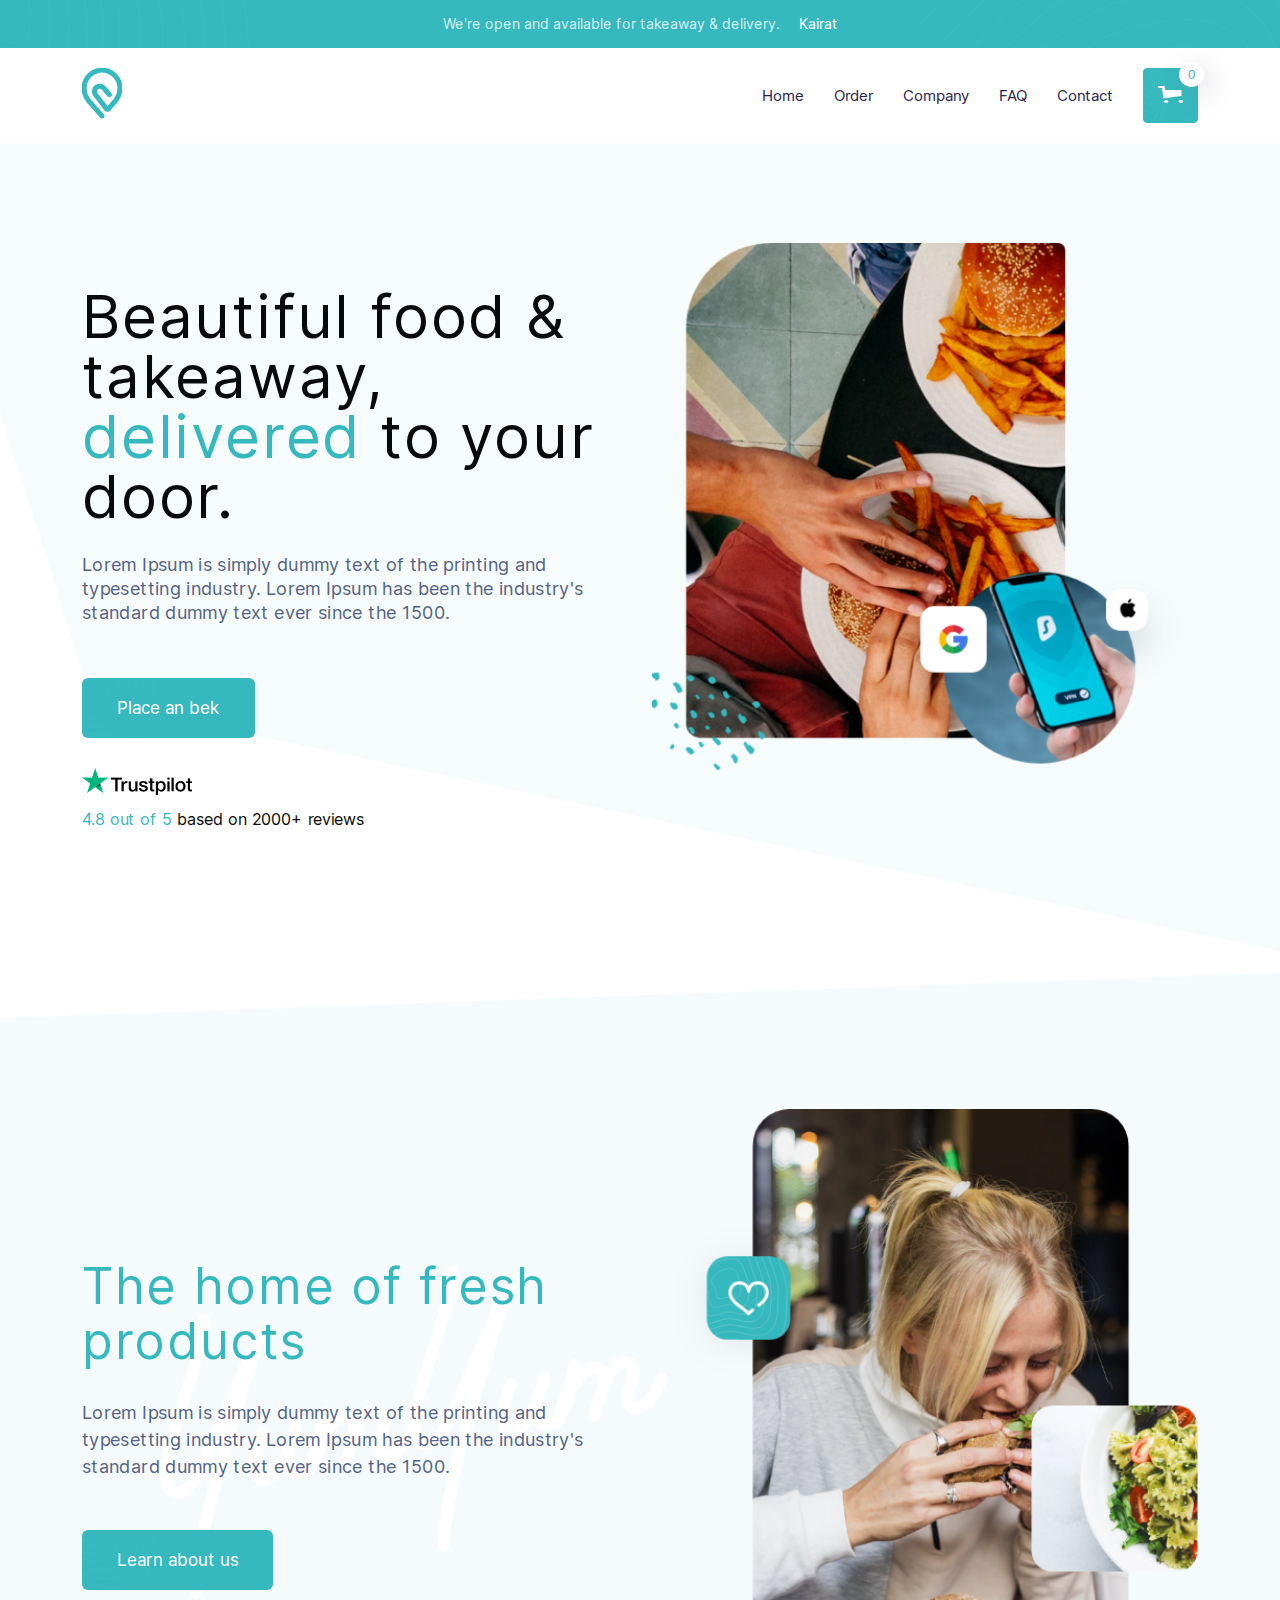
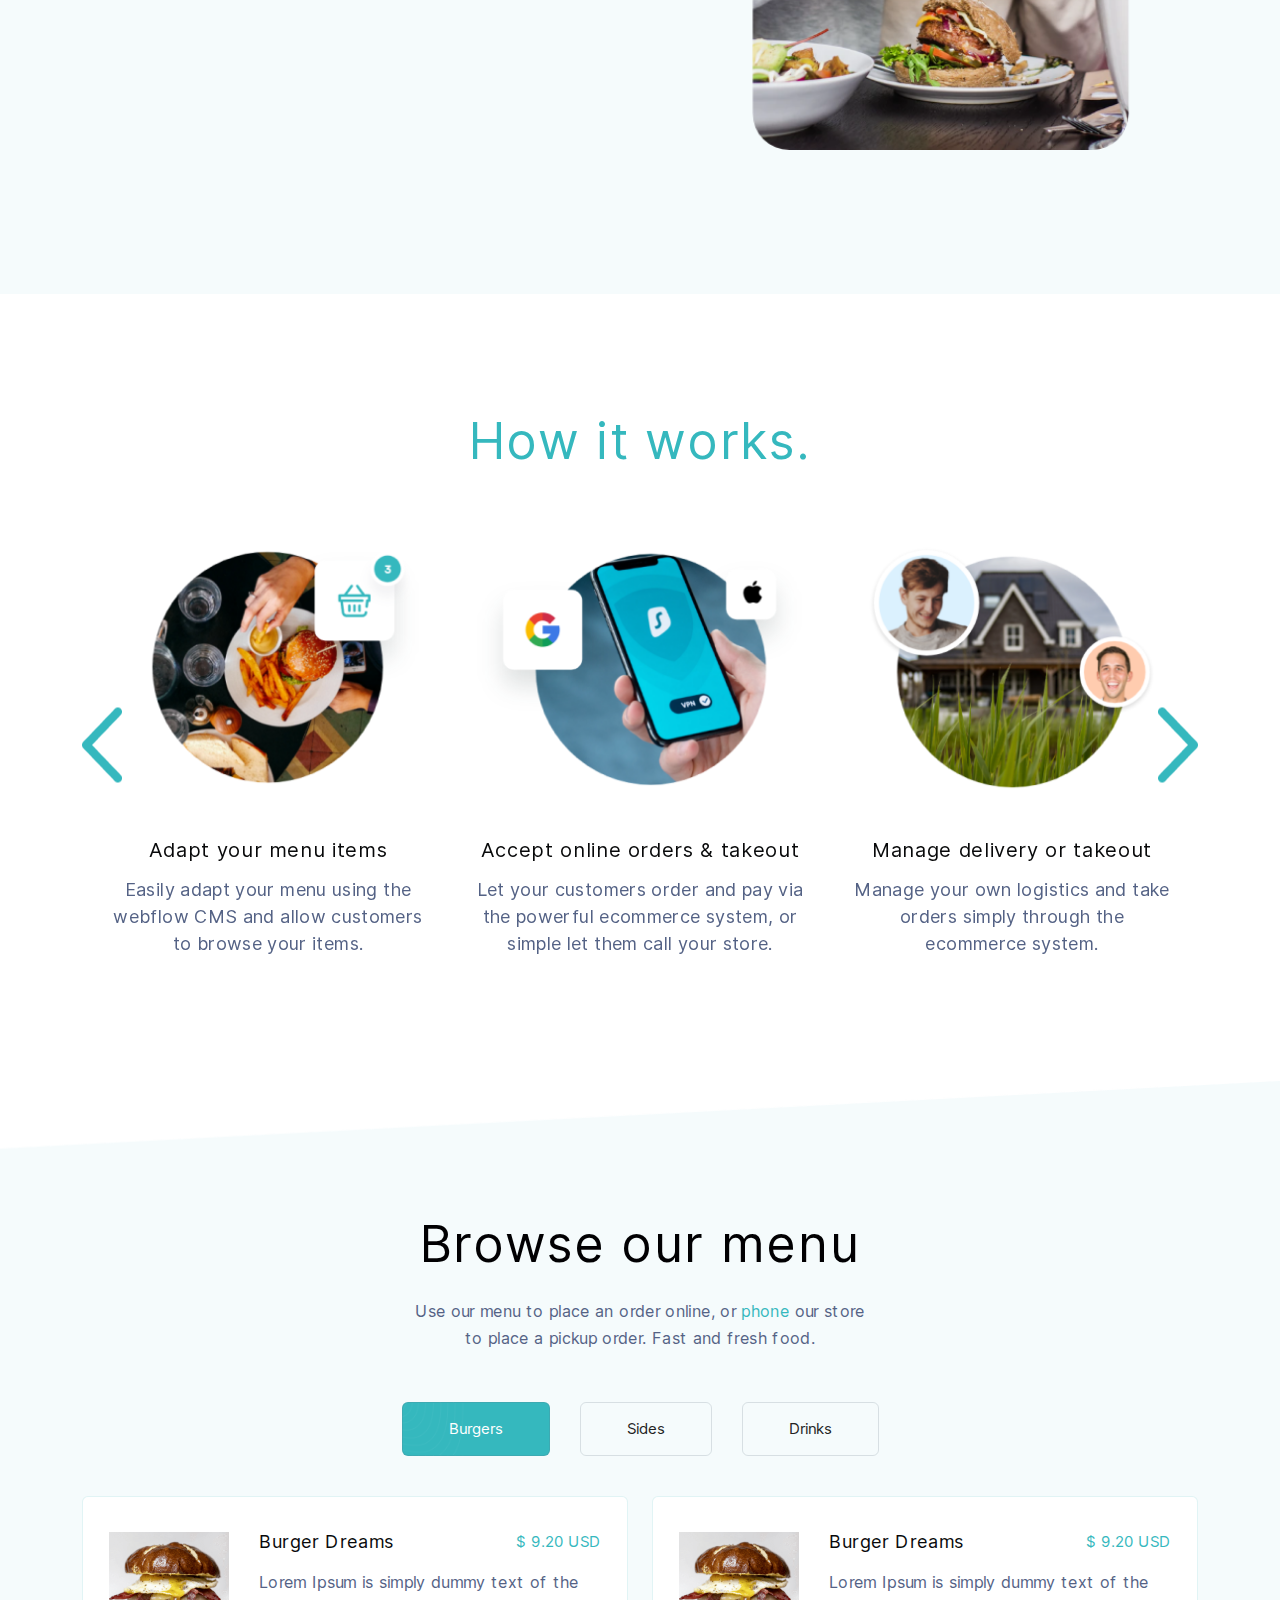
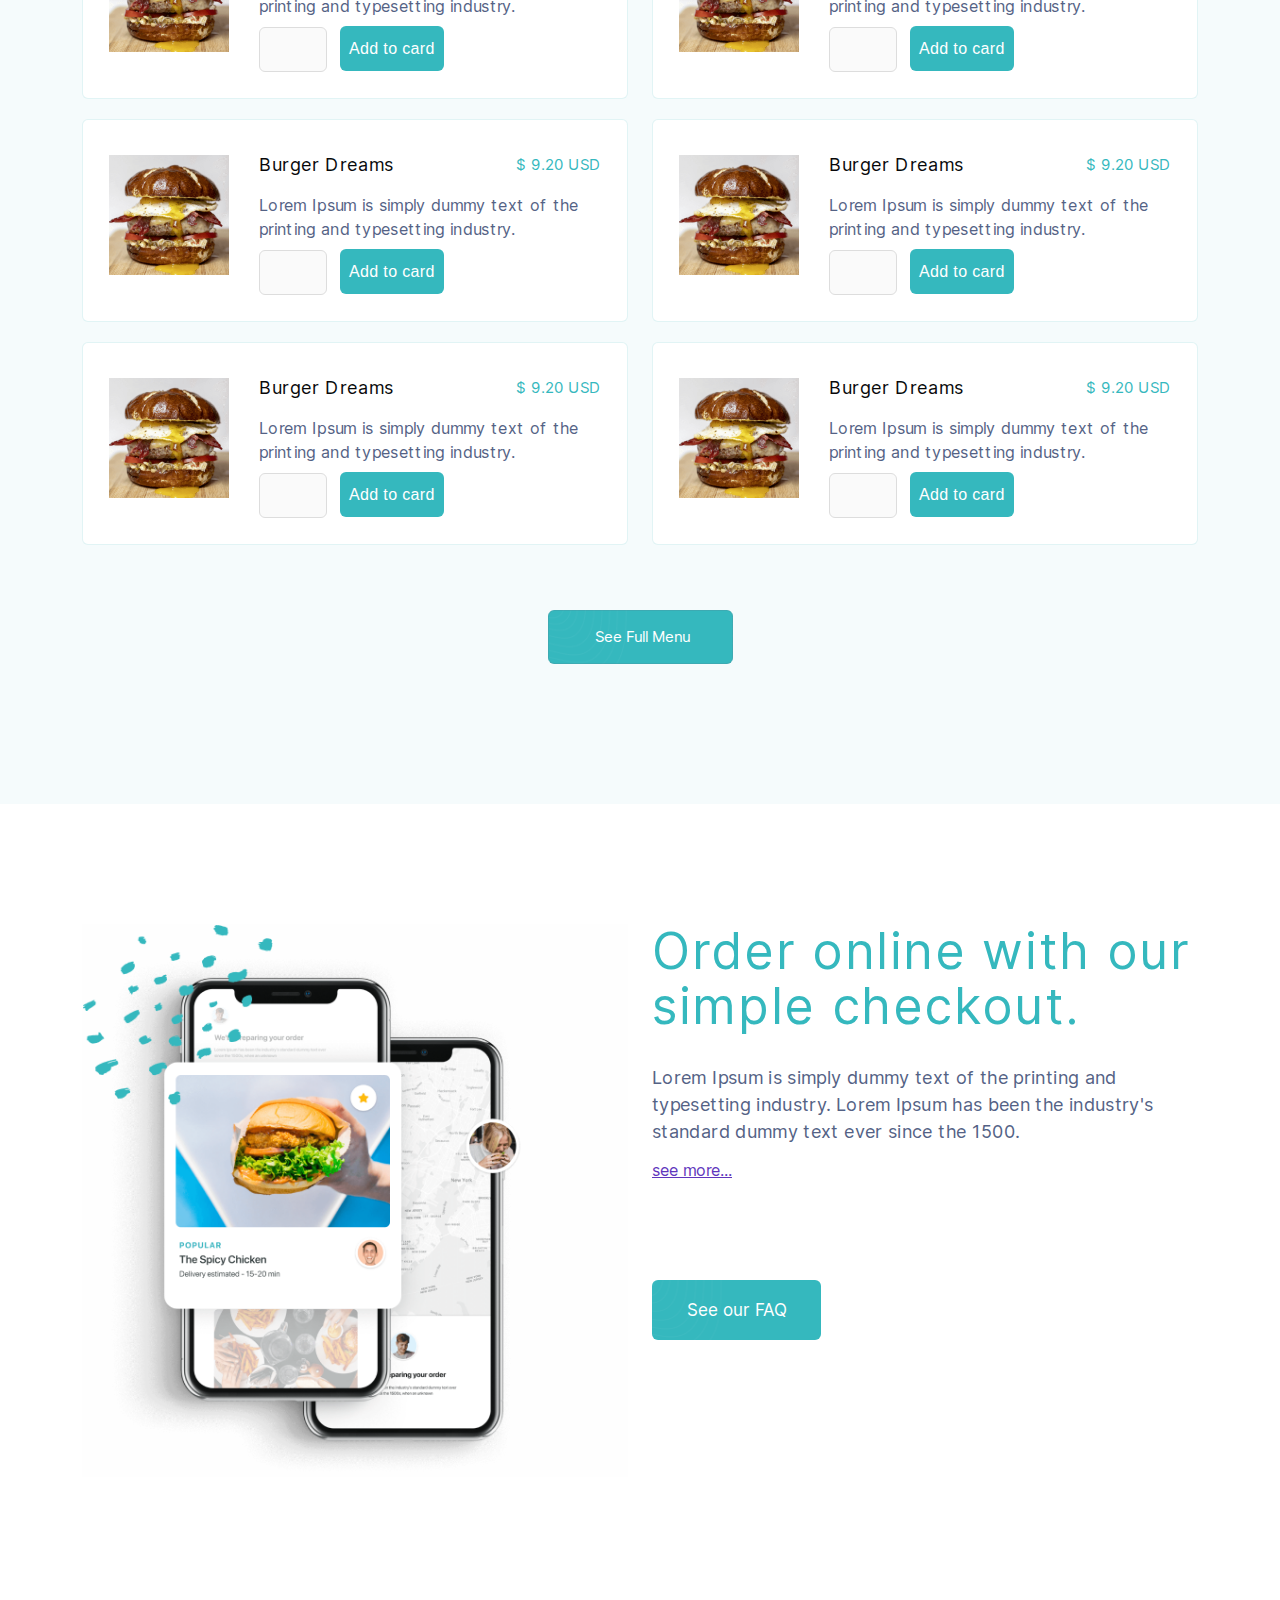
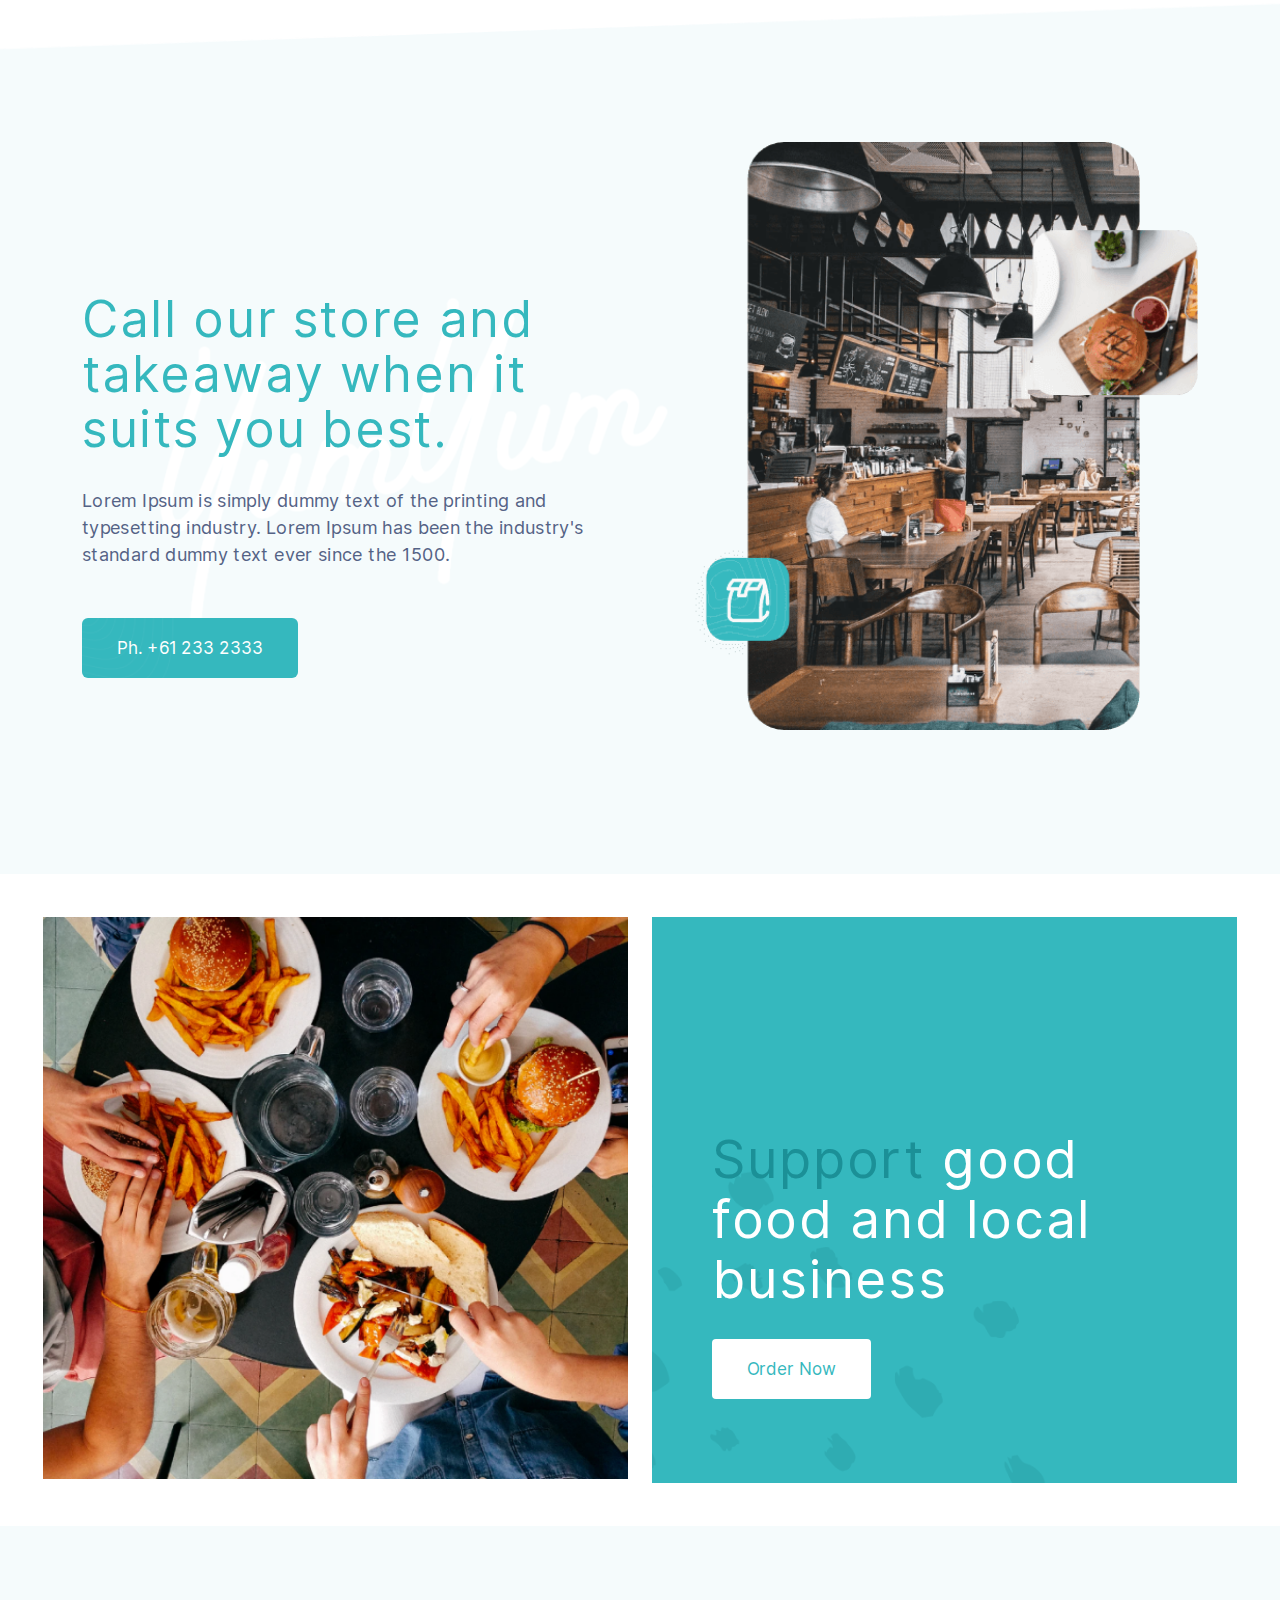
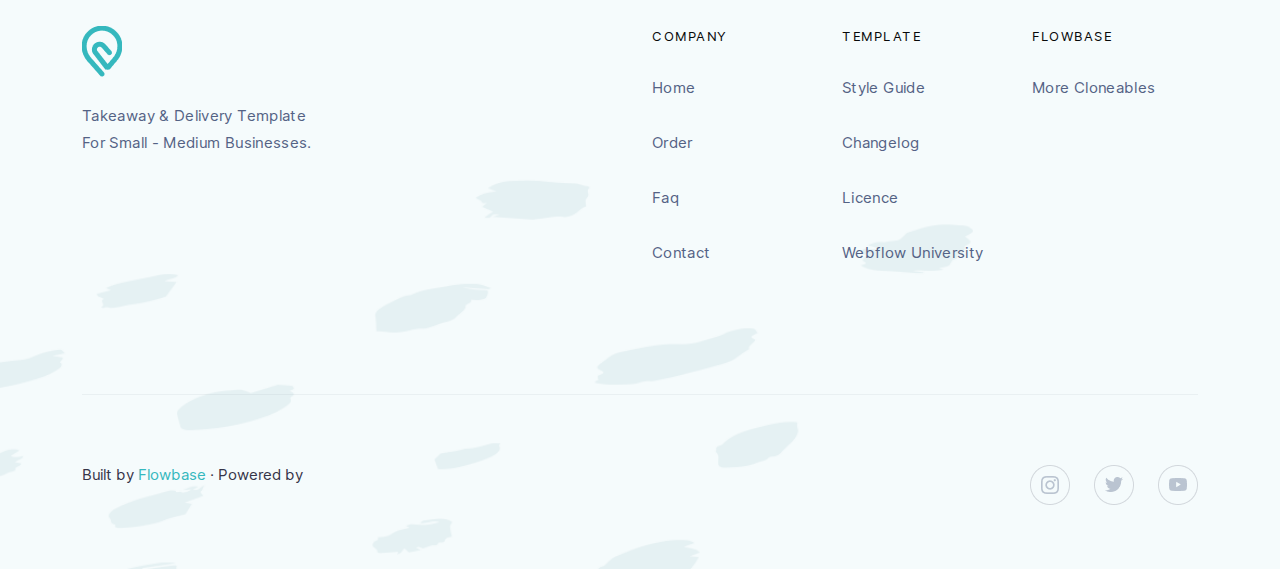
<file: index.html>
<!DOCTYPE html>
<html lang="en">

<head>
    <meta charset="UTF-8">
    <meta http-equiv="X-UA-Compatible" content="IE=edge">
    <meta name="viewport" content="width=device-width, initial-scale=1.0">
    <title>Document</title>
    <link rel="icon" type="image/x-icon" href="./src/img/inst.png">
    <link rel="stylesheet" href="./src/css/main.css">
</head>

<body>
    <header class="header">
        <div class="header__info">
            We're open and available for takeaway & delivery.
            <a href="" class="header__orderLink">
                Kairat
            </a>
        </div>
        <div class="container">
            <nav class="header-nav">
                <a href="" class="header-nav__logo">
                    <img src="./src/img/header/logo.png" alt="" class="header-nav__logo-img">
                </a>
                <div class="header-nav__menu">
                    <a href="#home" class="header-nav__menu-item">Home</a>
                    <a href="./pages/order/index.html" class="header-nav__menu-item">Order</a>
                    <a href="./pages/company/index.html" class="header-nav__menu-item">Company</a>
                    <a href="#faq" class="header-nav__menu-item">FAQ</a>
                    <a href="#contacts" class="header-nav__menu-item">Contact</a>
                    <button class="header-nav__cartBtn">
                        <img src="./src/img/header/cart.png" alt="" class="header-nav__img">
                        <span class="header-nav__counter">
                            0
                        </span>
                    </button>
                </div>
            </nav>
            <div class="burger">
                <span class="burger__line"></span>
            </div>
        </div>
    </header>
    <main class="main">
        <section class="home" id="home">
            <div class="container">
                <div class="row flex-wrap-reverse">
                    <div class="col-md-6">
                        <h1 class="home__title">Beautiful food & takeaway, <span
                                class="home__title home__title_green">delivered</span> to your door.</h1>
                        <p class="home__text">Lorem Ipsum is simply dummy text of the printing and typesetting industry.
                            Lorem Ipsum has been the industry's standard dummy text ever since the 1500.</p>
                        <a href="" class="home__orderBtn">Place an bek</a>
                        <div class="home-rating">
                            <img src="./src/img/home/star.png" alt="" class="home-rating__img">
                            <div class="home-rating__text">
                                <span class="home-rating__text home-rating__text_green">4.8 out of 5</span>
                                based on 2000+ reviews
                            </div>
                        </div>
                    </div>
                    <div class="col-md-6">
                        <img src="./src/img/home/food.png" alt="" class="home__img">
                    </div>
                </div>
            </div>
        </section>
        <section class="about" id="about">
            <div class="container">
                <div class="row flex-wrap-reverse">
                    <div class="col-md-6">
                        <h2 class="about__title">The home of fresh products</h2>
                        <p class="about__text">Lorem Ipsum is simply dummy text of the printing and typesetting
                            industry. Lorem Ipsum has been the industry's standard dummy text ever since the 1500.</p>
                        <a href="" class="about__moreBtn">Learn about us</a>
                    </div>
                    <div class="col-md-6">
                        <img src="./src/img/about/img.png" alt="" class="about__img">
                    </div>
                </div>
            </div>
        </section>
        <section class="work" id="work">
            <div class="container">
                <h2 class="work__title">How it works.</h2>

                <div class="owl-carousel owl-theme owl-loaded">
                    <div class="owl-stage-outer">
                        <div class="owl-stage">
                            <div class="owl-item">
                                <div class="work-card">
                                    <img src="./src/img/work/img1.png" alt="" class="work-card__img">
                                    <h3 class="work-card__title">Adapt your menu items</h3>
                                    <p class="work-card__text">Easily adapt your menu using the webflow CMS and allow
                                        customers to browse your items.</p>
                                </div>
                            </div>
                            <div class="owl-item">
                                <div class="work-card">
                                    <img src="./src/img/work/img2.png" alt="" class="work-card__img">
                                    <h3 class="work-card__title">Accept online orders & takeout</h3>
                                    <p class="work-card__text">Let your customers order and pay via the powerful
                                        ecommerce system, or simple let them call your store.</p>
                                </div>
                            </div>
                            <div class="owl-item">
                                <div class="work-card">
                                    <img src="./src/img/work/img3.png" alt="" class="work-card__img">
                                    <h3 class="work-card__title">Manage delivery or takeout</h3>
                                    <p class="work-card__text">Manage your own logistics and take orders simply through
                                        the ecommerce system.</p>
                                </div>
                            </div>
                        </div>
                    </div>
                    <div class="owl-nav">
                        <div class="customPrevBtn">prev</div>
                        <div class="customNextBtn">next</div>
                    </div>
                </div>
            </div>
        </section>
        <section class="menu" id="menu">
            <div class="container">
                <h2 class="menu__title">Browse our menu</h2>
                <p class="menu__subtitle">
                    Use our menu to place an order online, or
                    <span class="menu__subtitle menu__subtitle_green">phone</span>
                    our store to place a pickup order. Fast and fresh food.
                </p>
                <div class="menu-tabs">

                    <ul class="menu-tabs__caption">
                        <li class="menu-tabs__btn menu-tabs__btn_active">Burgers</li>
                        <li class="menu-tabs__btn">Sides</li>
                        <li class="menu-tabs__btn">Drinks</li>
                    </ul>

                    <div class="menu-tabs__content menu-tabs__content_active">
                        <div class="row">
                            <div class="col-md-6">
                                <div class="menu-tabs-card">
                                    <div class="menu-tabs-card__left">
                                        <img src="./src/img/menu/img1.png" alt="" class="menu-tabs-card__img">
                                    </div>
                                    <div class="menu-tabs-card__right">
                                        <h3 class="menu-tabs-card__title">
                                            Burger Dreams
                                            <span class="menu-tabs-card__price">
                                                $ 9.20 USD
                                            </span>
                                        </h3>
                                        <p class="menu-tabs-card__text">
                                            Lorem Ipsum is simply dummy text of the printing and typesetting industry.
                                        </p>
                                        <input type="text" class="menu-tabs-card__input">
                                        <button class="menu-tabs-card__addBtn">Add to card</button>
                                    </div>
                                </div>
                            </div>
                            <div class="col-md-6">
                                <div class="menu-tabs-card">
                                    <div class="menu-tabs-card__left">
                                        <img src="./src/img/menu/img1.png" alt="" class="menu-tabs-card__img">
                                    </div>
                                    <div class="menu-tabs-card__right">
                                        <h3 class="menu-tabs-card__title">
                                            Burger Dreams
                                            <span class="menu-tabs-card__price">
                                                $ 9.20 USD
                                            </span>
                                        </h3>
                                        <p class="menu-tabs-card__text">
                                            Lorem Ipsum is simply dummy text of the printing and typesetting industry.
                                        </p>
                                        <input type="text" class="menu-tabs-card__input">
                                        <button class="menu-tabs-card__addBtn">Add to card</button>
                                    </div>
                                </div>
                            </div>
                            <div class="col-md-6">
                                <div class="menu-tabs-card">
                                    <div class="menu-tabs-card__left">
                                        <img src="./src/img/menu/img1.png" alt="" class="menu-tabs-card__img">
                                    </div>
                                    <div class="menu-tabs-card__right">
                                        <h3 class="menu-tabs-card__title">
                                            Burger Dreams
                                            <span class="menu-tabs-card__price">
                                                $ 9.20 USD
                                            </span>
                                        </h3>
                                        <p class="menu-tabs-card__text">
                                            Lorem Ipsum is simply dummy text of the printing and typesetting industry.
                                        </p>
                                        <input type="text" class="menu-tabs-card__input">
                                        <button class="menu-tabs-card__addBtn">Add to card</button>
                                    </div>
                                </div>
                            </div>
                            <div class="col-md-6">
                                <div class="menu-tabs-card">
                                    <div class="menu-tabs-card__left">
                                        <img src="./src/img/menu/img1.png" alt="" class="menu-tabs-card__img">
                                    </div>
                                    <div class="menu-tabs-card__right">
                                        <h3 class="menu-tabs-card__title">
                                            Burger Dreams
                                            <span class="menu-tabs-card__price">
                                                $ 9.20 USD
                                            </span>
                                        </h3>
                                        <p class="menu-tabs-card__text">
                                            Lorem Ipsum is simply dummy text of the printing and typesetting industry.
                                        </p>
                                        <input type="text" class="menu-tabs-card__input">
                                        <button class="menu-tabs-card__addBtn">Add to card</button>
                                    </div>
                                </div>
                            </div>
                            <div class="col-md-6">
                                <div class="menu-tabs-card">
                                    <div class="menu-tabs-card__left">
                                        <img src="./src/img/menu/img1.png" alt="" class="menu-tabs-card__img">
                                    </div>
                                    <div class="menu-tabs-card__right">
                                        <h3 class="menu-tabs-card__title">
                                            Burger Dreams
                                            <span class="menu-tabs-card__price">
                                                $ 9.20 USD
                                            </span>
                                        </h3>
                                        <p class="menu-tabs-card__text">
                                            Lorem Ipsum is simply dummy text of the printing and typesetting industry.
                                        </p>
                                        <input type="text" class="menu-tabs-card__input">
                                        <button class="menu-tabs-card__addBtn">Add to card</button>
                                    </div>
                                </div>
                            </div>
                            <div class="col-md-6">
                                <div class="menu-tabs-card">
                                    <div class="menu-tabs-card__left">
                                        <img src="./src/img/menu/img1.png" alt="" class="menu-tabs-card__img">
                                    </div>
                                    <div class="menu-tabs-card__right">
                                        <h3 class="menu-tabs-card__title">
                                            Burger Dreams
                                            <span class="menu-tabs-card__price">
                                                $ 9.20 USD
                                            </span>
                                        </h3>
                                        <p class="menu-tabs-card__text">
                                            Lorem Ipsum is simply dummy text of the printing and typesetting industry.
                                        </p>
                                        <input type="text" class="menu-tabs-card__input">
                                        <button class="menu-tabs-card__addBtn">Add to card</button>
                                    </div>
                                </div>
                            </div>
                        </div>
                    </div>

                    <div class="menu-tabs__content">
                        <div class="row">
                            <div class="col-md-6">
                                <div class="menu-tabs-card">
                                    <div class="menu-tabs-card__left">
                                        <img src="./src/img/menu/img1.png" alt="" class="menu-tabs-card__img">
                                    </div>
                                    <div class="menu-tabs-card__right">
                                        <h3 class="menu-tabs-card__title">
                                            Burger Dreams
                                            <span class="menu-tabs-card__price">
                                                $ 9.20 USD
                                            </span>
                                        </h3>
                                        <p class="menu-tabs-card__text">
                                            Lorem Ipsum is simply dummy text of the printing and typesetting industry.
                                        </p>
                                        <input type="text" class="menu-tabs-card__input">
                                        <button class="menu-tabs-card__addBtn">Add to card</button>
                                    </div>
                                </div>
                            </div>
                            <div class="col-md-6">
                                <div class="menu-tabs-card">
                                    <div class="menu-tabs-card__left">
                                        <img src="./src/img/menu/img1.png" alt="" class="menu-tabs-card__img">
                                    </div>
                                    <div class="menu-tabs-card__right">
                                        <h3 class="menu-tabs-card__title">
                                            Burger Dreams
                                            <span class="menu-tabs-card__price">
                                                $ 9.20 USD
                                            </span>
                                        </h3>
                                        <p class="menu-tabs-card__text">
                                            Lorem Ipsum is simply dummy text of the printing and typesetting industry.
                                        </p>
                                        <input type="text" class="menu-tabs-card__input">
                                        <button class="menu-tabs-card__addBtn">Add to card</button>
                                    </div>
                                </div>
                            </div>
                        </div>
                    </div>
                    <div class="menu-tabs__content">
                        <div class="row">
                            <div class="col-md-6">
                                <div class="menu-tabs-card">
                                    <div class="menu-tabs-card__left">
                                        <img src="./src/img/menu/img1.png" alt="" class="menu-tabs-card__img">
                                    </div>
                                    <div class="menu-tabs-card__right">
                                        <h3 class="menu-tabs-card__title">
                                            Burger Dreams
                                            <span class="menu-tabs-card__price">
                                                $ 9.20 USD
                                            </span>
                                        </h3>
                                        <p class="menu-tabs-card__text">
                                            Lorem Ipsum is simply dummy text of the printing and typesetting industry.
                                        </p>
                                        <input type="text" class="menu-tabs-card__input">
                                        <button class="menu-tabs-card__addBtn">Add to card</button>
                                    </div>
                                </div>
                            </div>
                            <div class="col-md-6">
                                <div class="menu-tabs-card">
                                    <div class="menu-tabs-card__left">
                                        <img src="./src/img/menu/img1.png" alt="" class="menu-tabs-card__img">
                                    </div>
                                    <div class="menu-tabs-card__right">
                                        <h3 class="menu-tabs-card__title">
                                            Burger Dreams
                                            <span class="menu-tabs-card__price">
                                                $ 9.20 USD
                                            </span>
                                        </h3>
                                        <p class="menu-tabs-card__text">
                                            Lorem Ipsum is simply dummy text of the printing and typesetting industry.
                                        </p>
                                        <input type="text" class="menu-tabs-card__input">
                                        <button class="menu-tabs-card__addBtn">Add to card</button>
                                    </div>
                                </div>
                            </div>
                            <div class="col-md-6">
                                <div class="menu-tabs-card">
                                    <div class="menu-tabs-card__left">
                                        <img src="./src/img/menu/img1.png" alt="" class="menu-tabs-card__img">
                                    </div>
                                    <div class="menu-tabs-card__right">
                                        <h3 class="menu-tabs-card__title">
                                            Burger Dreams
                                            <span class="menu-tabs-card__price">
                                                $ 9.20 USD
                                            </span>
                                        </h3>
                                        <p class="menu-tabs-card__text">
                                            Lorem Ipsum is simply dummy text of the printing and typesetting industry.
                                        </p>
                                        <input type="text" class="menu-tabs-card__input">
                                        <button class="menu-tabs-card__addBtn">Add to card</button>
                                    </div>
                                </div>
                            </div>
                            <div class="col-md-6">
                                <div class="menu-tabs-card">
                                    <div class="menu-tabs-card__left">
                                        <img src="./src/img/menu/img1.png" alt="" class="menu-tabs-card__img">
                                    </div>
                                    <div class="menu-tabs-card__right">
                                        <h3 class="menu-tabs-card__title">
                                            Burger Dreams
                                            <span class="menu-tabs-card__price">
                                                $ 9.20 USD
                                            </span>
                                        </h3>
                                        <p class="menu-tabs-card__text">
                                            Lorem Ipsum is simply dummy text of the printing and typesetting industry.
                                        </p>
                                        <input type="text" class="menu-tabs-card__input">
                                        <button class="menu-tabs-card__addBtn">Add to card</button>
                                    </div>
                                </div>
                            </div>
                        </div>
                    </div>
                    <div class="menu-tabs__moreBtn">See Full Menu</div>
                </div>
            </div>
        </section>
        <section class="faq" id="faq">
            <div class="container">
                <div class="row">
                    <div class="col-md-6">
                        <img src="./src/img/faq/faq.png" alt="" class="faq__img">
                    </div>
                    <div class="col-md-6">
                        <h2 class="faq__title">Order online with our simple checkout.</h2>
                        <p class="faq__text">Lorem Ipsum is simply dummy text of the printing and typesetting industry.
                            Lorem Ipsum has been the industry's standard dummy text ever since the 1500.</p>
                        <p class="faq__text faq__text_hidden" id="faq-hidden">
                            Lorem ipsum dolor sit amet consectetur adipisicing elit. Maxime ad et quas quaerat veniam
                            voluptatibus, excepturi saepe libero quisquam sequi repudiandae vitae dignissimos cum
                            nesciunt officia modi commodi incidunt nihil recusandae. Non nihil cumque aut in error qui
                            asperiores corporis reiciendis magni, nisi quaerat ipsam nemo laudantium illum. Voluptates
                            amet magnam sed, quas quaerat nesciunt quisquam aliquid placeat quis ab nam est neque saepe
                            eaque fugiat consequuntur ut hic aspernatur numquam quae inventore debitis! Doloremque
                            voluptas quas facere, voluptatibus quisquam nobis rem, aliquid quidem neque odio mollitia
                            eos nihil. Tempore dicta placeat et doloribus earum ipsum, aut molestias? Dolorum, aperiam.
                        </p>
                        <a href="" class="faq__moreBtn">see more...</a>
                        <br>
                        <a href="" class="faq__allBtn">See our FAQ</a>
                    </div>
                </div>
            </div>
        </section>
        <section class="contacts" id="contacts">
            <div class="container">
                <div class="row flex-wrap-reverse">
                    <div class="col-md-6">
                        <h2 class="contacts__title">Call our store and takeaway when it suits you best.</h2>
                        <p class="contacts__text">Lorem Ipsum is simply dummy text of the printing and typesetting
                            industry. Lorem Ipsum has been the industry's standard dummy text ever since the 1500.</p>
                        <a href="tel:+61 233 2333" class="contacts__tel">Ph. +61 233 2333</a>
                    </div>
                    <div class="col-md-6">
                        <img src="./src/img/contacts/contacts.png" alt="" class="contacts__img">
                    </div>
                </div>
            </div>
        </section>
        <section class="order" id="order">
            <div class="row">
                <div class="col-md-6">
                    <img src="./src/img/order/left.png" alt="" class="order__img">
                </div>
                <div class="col-md-6">
                    <div class="order__block">
                        <h3 class="order__title"><span class="order__title order__title_green">Support</span> good food
                            and local business</h3>
                        <a href="" class="order__link">Order Now</a>
                    </div>
                </div>
            </div>
        </section>
    </main>
    <footer class="footer">
        <div class="container">
            <div class="row">
                <div class="col-md-6">
                    <div class="footer-column">
                        <img src="./src/img/footer/logo.png" alt="" class="footer-column__logo">
                        <div class="footer-column__link">Takeaway & Delivery template <br>for small - medium businesses.</div>
                    </div>
                </div>
                <div class="col-xl-2 col-4">
                    <div class="footer-column">
                        <h3 class="footer-column__title">Company</h3>
                        <a href="" class="footer-column__link">Home</a>
                        <a href="" class="footer-column__link">Order</a>
                        <a href="" class="footer-column__link">Faq</a>
                        <a href="" class="footer-column__link">Contact</a>
                    </div>
                </div>
                <div class="col-xl-2 col-4">
                    <div class="footer-column">
                        <h3 class="footer-column__title">template</h3>
                        <a href="" class="footer-column__link">style guide</a>
                        <a href="" class="footer-column__link">changelog</a>
                        <a href="" class="footer-column__link">licence</a>
                        <a href="" class="footer-column__link">Webflow University</a>
                    </div>
                </div>
                <div class="col-xl-2 col-4">
                    <div class="footer-column">
                        <h3 class="footer-column__title">FLOWBASE</h3>
                        <a href="" class="footer-column__link">More Cloneables</a>
                    </div>
                </div>
            </div>
            <div class="footer__line"></div>
            <div class="d-flex justify-content-between">
                <div class="footer__copyright">Built by
                    <span class="footer__copyright footer__copyright_green">Flowbase</span>
                    · Powered by
                    <span class="footer__copyright footer__copyright_green"></span>
                </div>
                <div class="footer-social">
                    <a href="" class="footer-social__link">
                        <img src="./src/img/footer/insta.png" alt="">
                    </a>
                    <a href="" class="footer-social__link">
                        <img src="./src/img/footer/twit.png" alt="">
                    </a>
                    <a href="" class="footer-social__link">
                        <img src="./src/img/footer/youtube.png" alt="">
                    </a>
                </div>
            </div>
        </div>
    </footer>
    <div class="overlay">
        <div class="popup">
            <form action="" class="popup-form">
                <input type="text" class="popup-form__input" placeholder="Введите Имя">
                <input type="text" class="popup-form__input" placeholder="Введите Номер">
                <button class="popup-form__btn">Заказать обратный звонок</button>
            </form>
            <div class="popup-msg">
                <h2>Наши менеджеры свяжутся с вами в течении дня</h2>
            </div>
            <div class="popup-close">
                <span class="popup-close__line"></span>
            </div>
        </div>
    </div>
    <script src="./src/libs/jquery/jquery.js"></script>
    <script src="./src/libs/owl/owl.carousel.min.js"></script>
    <script src="./src/js/main.js"></script>
</body>

</html>
</file>
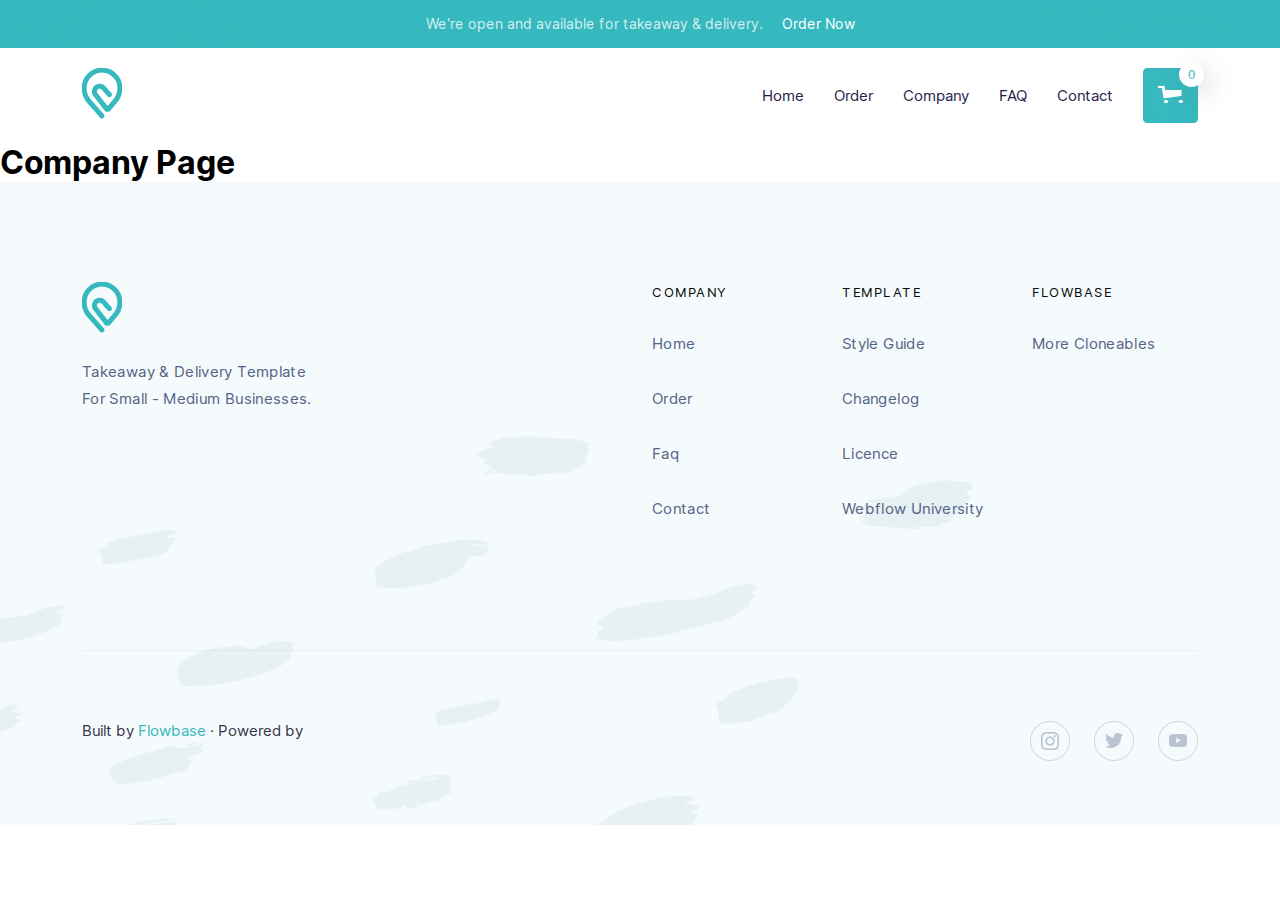
<file: pages/company/index.html>
<!DOCTYPE html>
<html lang="en">

<head>
    <meta charset="UTF-8">
    <meta http-equiv="X-UA-Compatible" content="IE=edge">
    <meta name="viewport" content="width=device-width, initial-scale=1.0">
    <title>Document</title>
    <link rel="icon" type="image/x-icon" href="./src/img/inst.png">
    <link rel="stylesheet" href="./src/css/main.css">
</head>

<body>
    <header class="header">
        <div class="header__info">
            We're open and available for takeaway & delivery.
            <a href="" class="header__orderLink">
                Order Now
            </a>
        </div>
        <div class="container">
            <nav class="header-nav">
                <a href="" class="header-nav__logo">
                    <img src="./src/img/header/logo.png" alt="" class="header-nav__logo-img">
                </a>
                <div class="header-nav__menu">
                    <a href="../../index.html" class="header-nav__menu-item">Home</a>
                    <a href="../order/index.html" class="header-nav__menu-item">Order</a>
                    <a href="#about" class="header-nav__menu-item">Company</a>
                    <a href="#faq" class="header-nav__menu-item">FAQ</a>
                    <a href="#contacts" class="header-nav__menu-item">Contact</a>
                    <button class="header-nav__cartBtn">
                        <img src="./src/img/header/cart.png" alt="" class="header-nav__img">
                        <span class="header-nav__counter">
                            0
                        </span>
                    </button>
                </div>
            </nav>
            <div class="burger">
                <span class="burger__line"></span>
            </div>
        </div>
    </header>
    <h1>Company Page</h1>
    <footer class="footer">
        <div class="container">
            <div class="row">
                <div class="col-md-6">
                    <div class="footer-column">
                        <img src="./src/img/footer/logo.png" alt="" class="footer-column__logo">
                        <div class="footer-column__link">Takeaway & Delivery template <br>for small - medium businesses.</div>
                    </div>
                </div>
                <div class="col-xl-2 col-4">
                    <div class="footer-column">
                        <h3 class="footer-column__title">Company</h3>
                        <a href="" class="footer-column__link">Home</a>
                        <a href="" class="footer-column__link">Order</a>
                        <a href="" class="footer-column__link">Faq</a>
                        <a href="" class="footer-column__link">Contact</a>
                    </div>
                </div>
                <div class="col-xl-2 col-4">
                    <div class="footer-column">
                        <h3 class="footer-column__title">template</h3>
                        <a href="" class="footer-column__link">style guide</a>
                        <a href="" class="footer-column__link">changelog</a>
                        <a href="" class="footer-column__link">licence</a>
                        <a href="" class="footer-column__link">Webflow University</a>
                    </div>
                </div>
                <div class="col-xl-2 col-4">
                    <div class="footer-column">
                        <h3 class="footer-column__title">FLOWBASE</h3>
                        <a href="" class="footer-column__link">More Cloneables</a>
                    </div>
                </div>
            </div>
            <div class="footer__line"></div>
            <div class="d-flex justify-content-between">
                <div class="footer__copyright">Built by
                    <span class="footer__copyright footer__copyright_green">Flowbase</span>
                    · Powered by
                    <span class="footer__copyright footer__copyright_green"></span>
                </div>
                <div class="footer-social">
                    <a href="" class="footer-social__link">
                        <img src="./src/img/footer/insta.png" alt="">
                    </a>
                    <a href="" class="footer-social__link">
                        <img src="./src/img/footer/twit.png" alt="">
                    </a>
                    <a href="" class="footer-social__link">
                        <img src="./src/img/footer/youtube.png" alt="">
                    </a>
                </div>
            </div>
        </div>
    </footer>
    
    <script src="./src/libs/jquery/jquery.js"></script>
    <script src="./src/libs/owl/owl.carousel.min.js"></script>
    <script src="./src/js/main.js"></script>
</body>

</html>
</file>
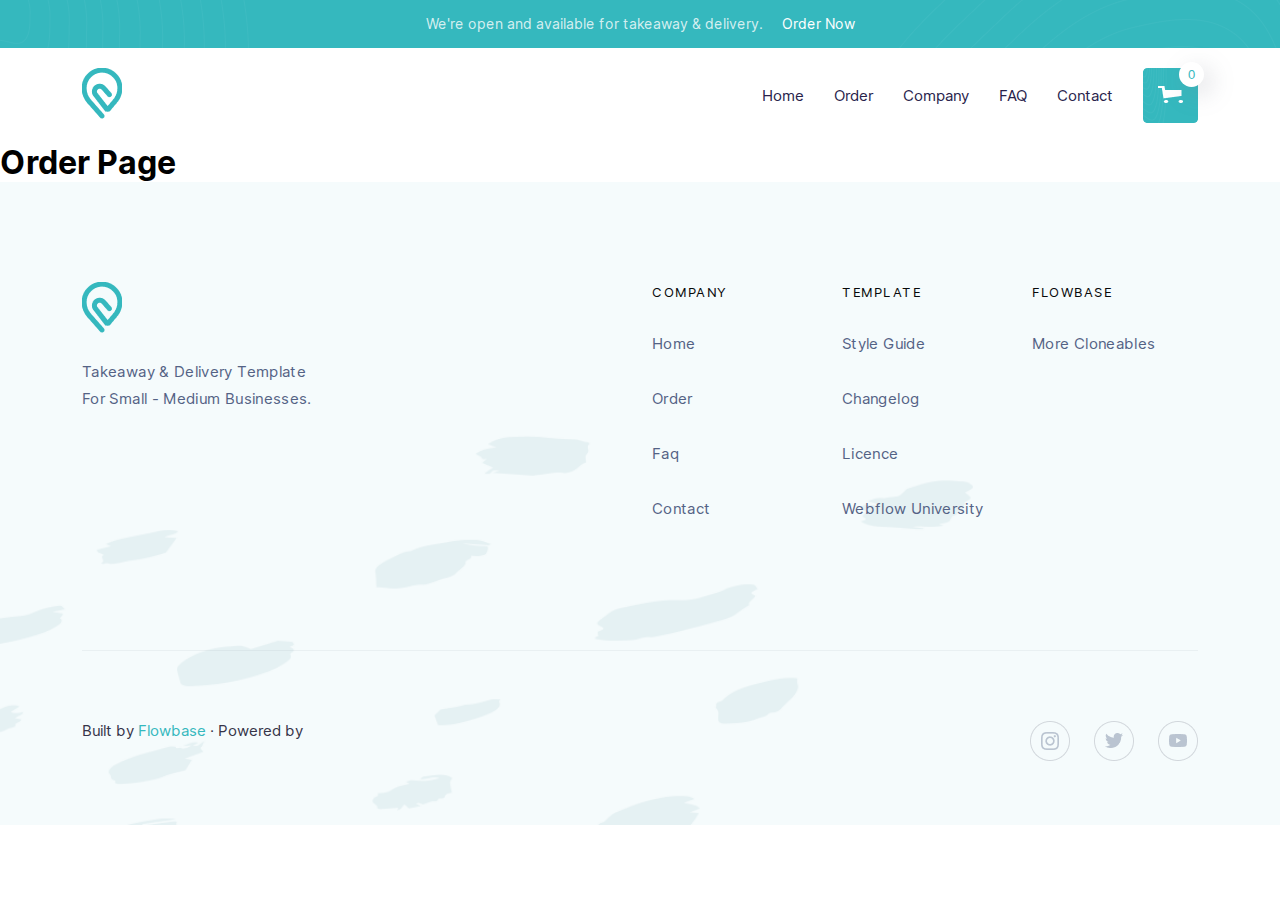
<file: pages/order/index.html>
<!DOCTYPE html>
<html lang="en">

<head>
    <meta charset="UTF-8">
    <meta http-equiv="X-UA-Compatible" content="IE=edge">
    <meta name="viewport" content="width=device-width, initial-scale=1.0">
    <title>Document</title>
    <link rel="icon" type="image/x-icon" href="./src/img/inst.png">
    <link rel="stylesheet" href="./src/css/main.css">
</head>

<body>
    <header class="header">
        <div class="header__info">
            We're open and available for takeaway & delivery.
            <a href="" class="header__orderLink">
                Order Now
            </a>
        </div>
        <div class="container">
            <nav class="header-nav">
                <a href="" class="header-nav__logo">
                    <img src="./src/img/header/logo.png" alt="" class="header-nav__logo-img">
                </a>
                <div class="header-nav__menu">
                    <a href="../../index.html" class="header-nav__menu-item">Home</a>
                    <a href="#order" class="header-nav__menu-item">Order</a>
                    <a href="../company/index.html" class="header-nav__menu-item">Company</a>
                    <a href="#faq" class="header-nav__menu-item">FAQ</a>
                    <a href="#contacts" class="header-nav__menu-item">Contact</a>
                    <button class="header-nav__cartBtn">
                        <img src="./src/img/header/cart.png" alt="" class="header-nav__img">
                        <span class="header-nav__counter">
                            0
                        </span>
                    </button>
                </div>
            </nav>
            <div class="burger">
                <span class="burger__line"></span>
            </div>
        </div>
    </header>
    <h1>Order Page</h1>
    <footer class="footer">
        <div class="container">
            <div class="row">
                <div class="col-md-6">
                    <div class="footer-column">
                        <img src="./src/img/footer/logo.png" alt="" class="footer-column__logo">
                        <div class="footer-column__link">Takeaway & Delivery template <br>for small - medium businesses.</div>
                    </div>
                </div>
                <div class="col-xl-2 col-4">
                    <div class="footer-column">
                        <h3 class="footer-column__title">Company</h3>
                        <a href="" class="footer-column__link">Home</a>
                        <a href="" class="footer-column__link">Order</a>
                        <a href="" class="footer-column__link">Faq</a>
                        <a href="" class="footer-column__link">Contact</a>
                    </div>
                </div>
                <div class="col-xl-2 col-4">
                    <div class="footer-column">
                        <h3 class="footer-column__title">template</h3>
                        <a href="" class="footer-column__link">style guide</a>
                        <a href="" class="footer-column__link">changelog</a>
                        <a href="" class="footer-column__link">licence</a>
                        <a href="" class="footer-column__link">Webflow University</a>
                    </div>
                </div>
                <div class="col-xl-2 col-4">
                    <div class="footer-column">
                        <h3 class="footer-column__title">FLOWBASE</h3>
                        <a href="" class="footer-column__link">More Cloneables</a>
                    </div>
                </div>
            </div>
            <div class="footer__line"></div>
            <div class="d-flex justify-content-between">
                <div class="footer__copyright">Built by
                    <span class="footer__copyright footer__copyright_green">Flowbase</span>
                    · Powered by
                    <span class="footer__copyright footer__copyright_green"></span>
                </div>
                <div class="footer-social">
                    <a href="" class="footer-social__link">
                        <img src="./src/img/footer/insta.png" alt="">
                    </a>
                    <a href="" class="footer-social__link">
                        <img src="./src/img/footer/twit.png" alt="">
                    </a>
                    <a href="" class="footer-social__link">
                        <img src="./src/img/footer/youtube.png" alt="">
                    </a>
                </div>
            </div>
        </div>
    </footer>
    
    <script src="./src/libs/jquery/jquery.js"></script>
    <script src="./src/libs/owl/owl.carousel.min.js"></script>
    <script src="./src/js/main.js"></script>
</body>

</html>
</file>
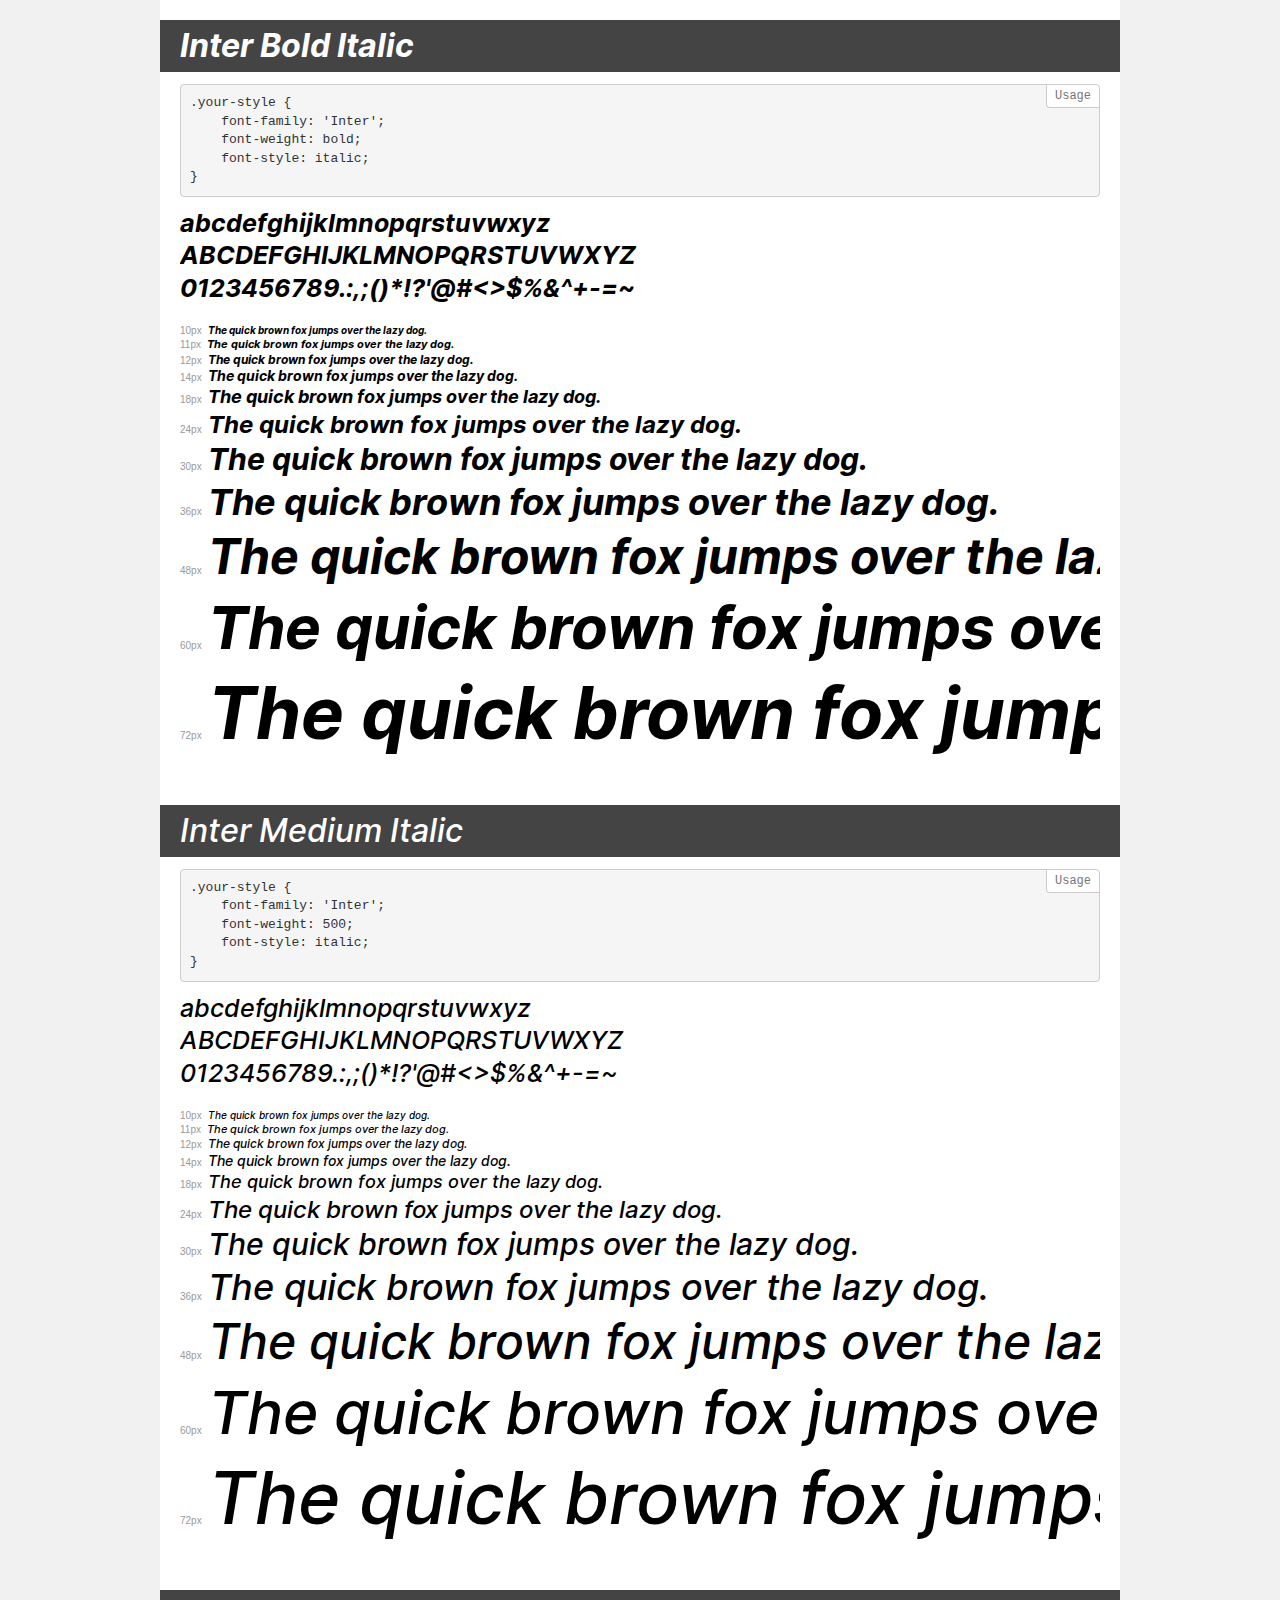
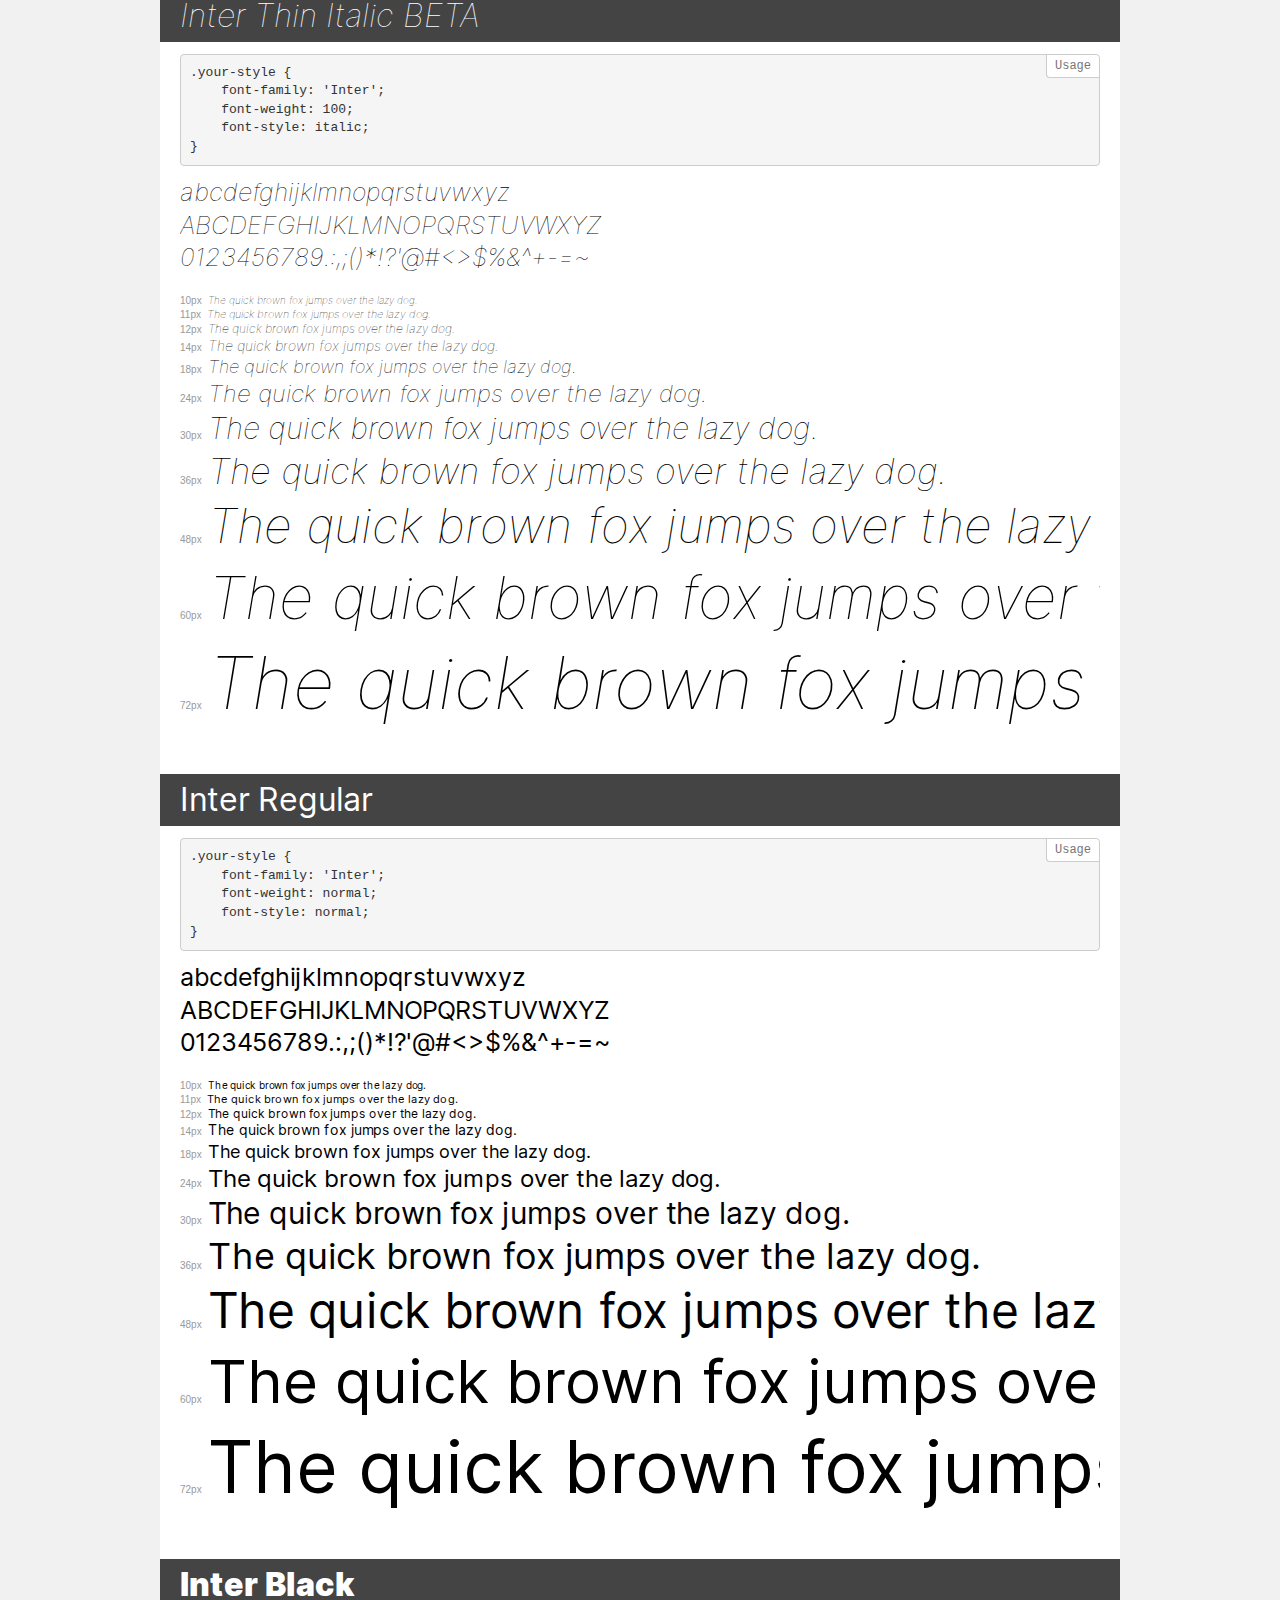
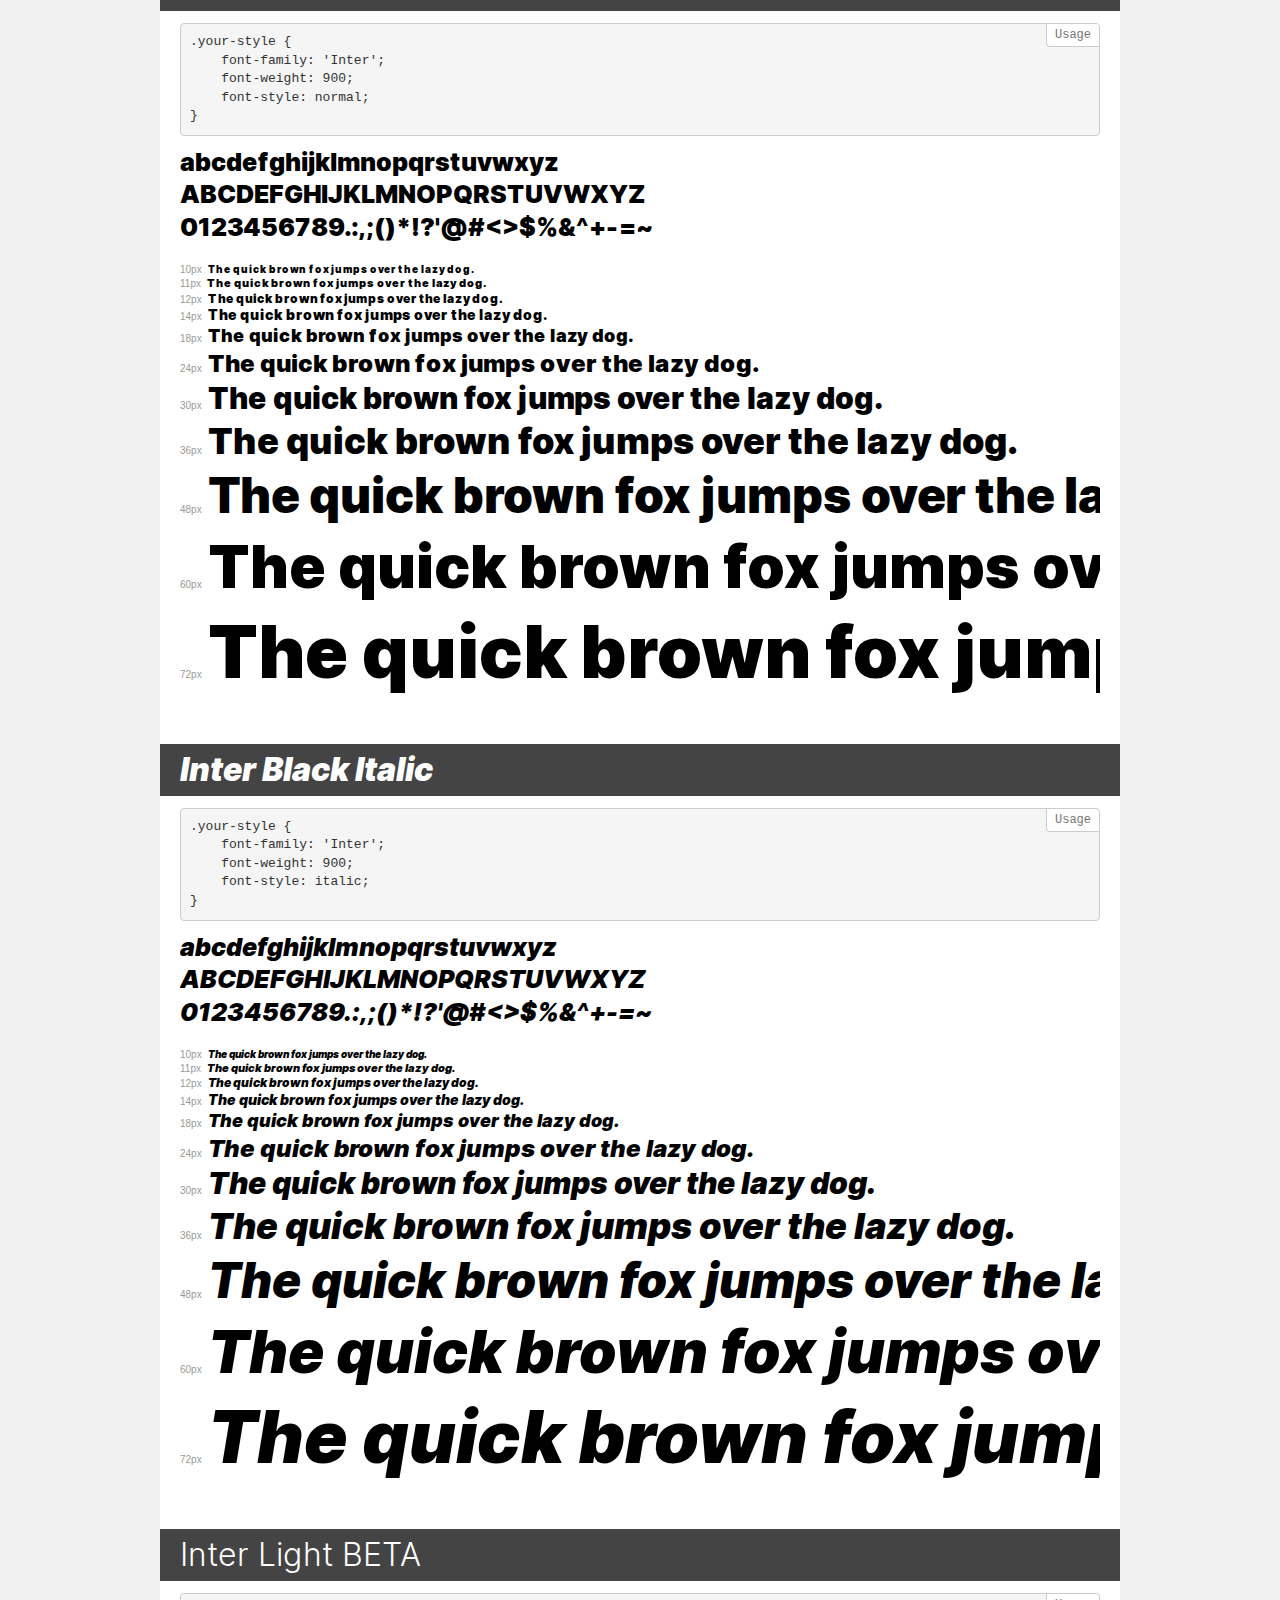
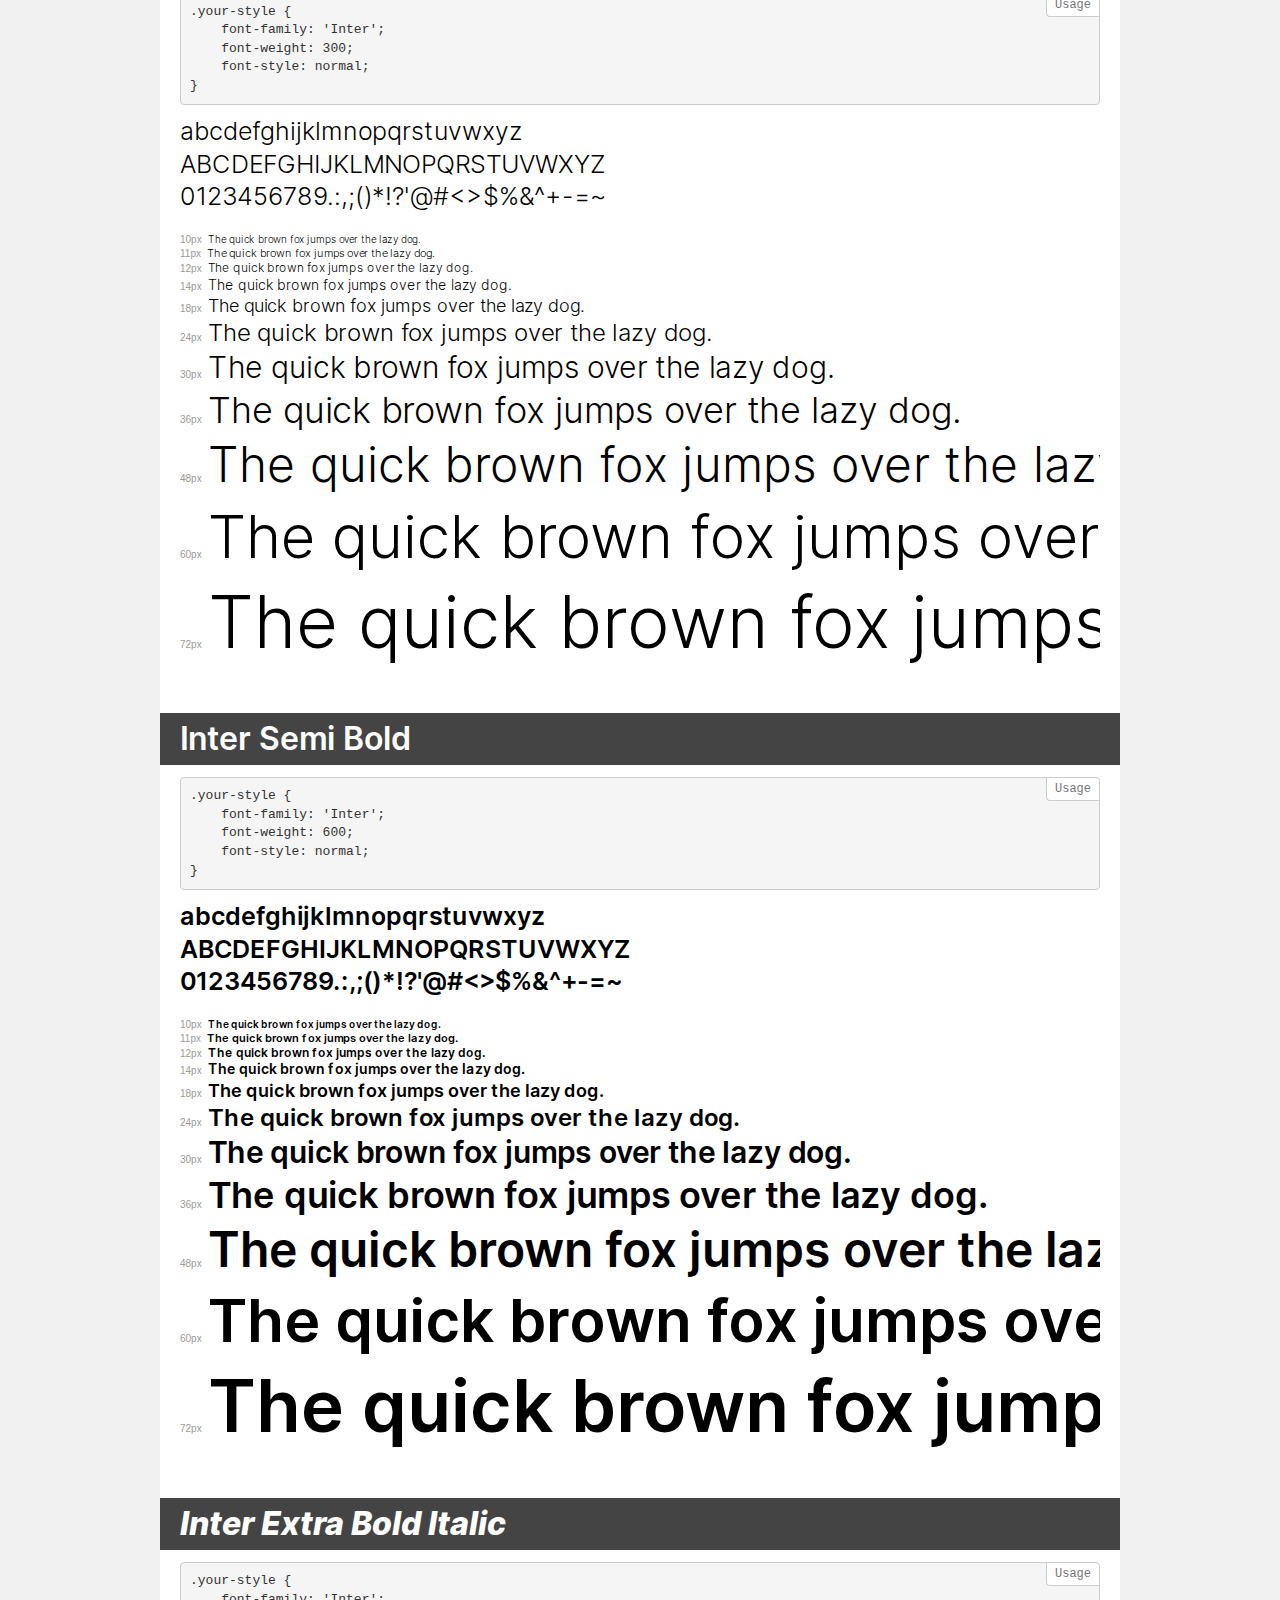
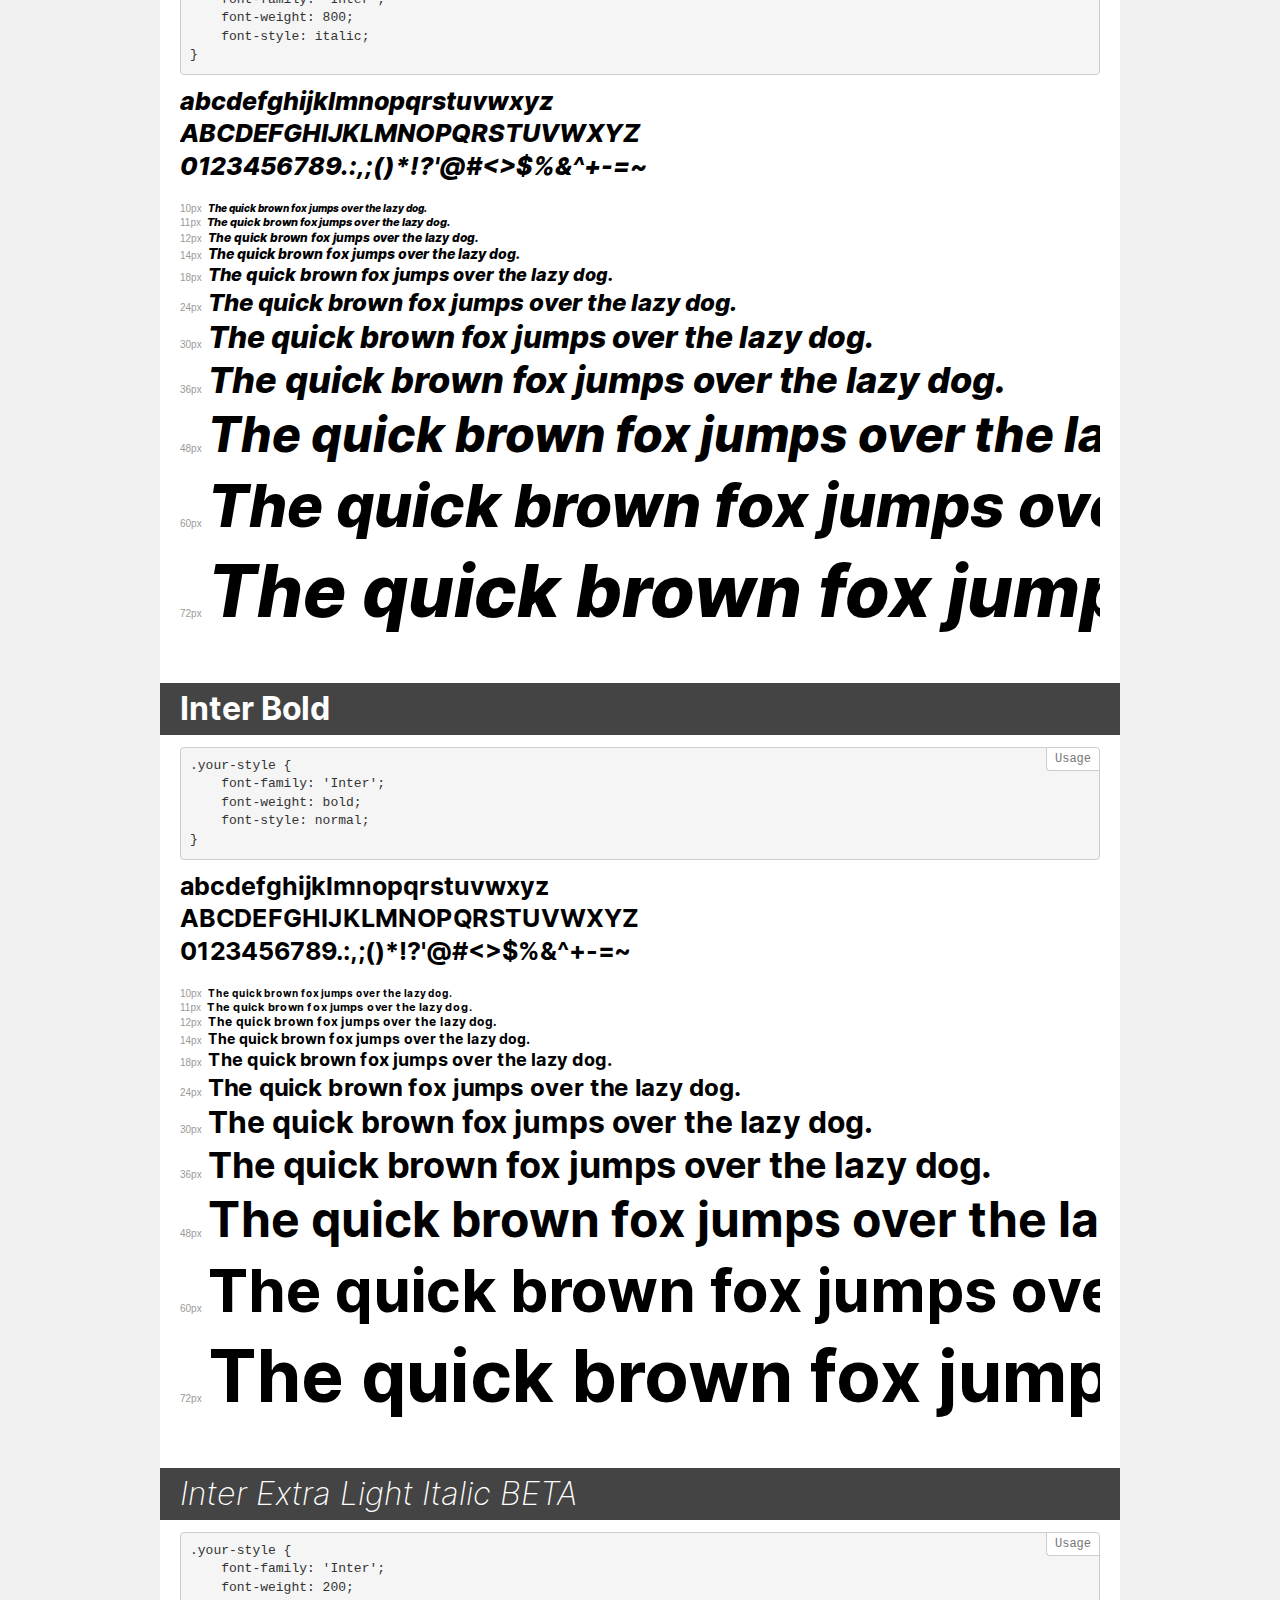
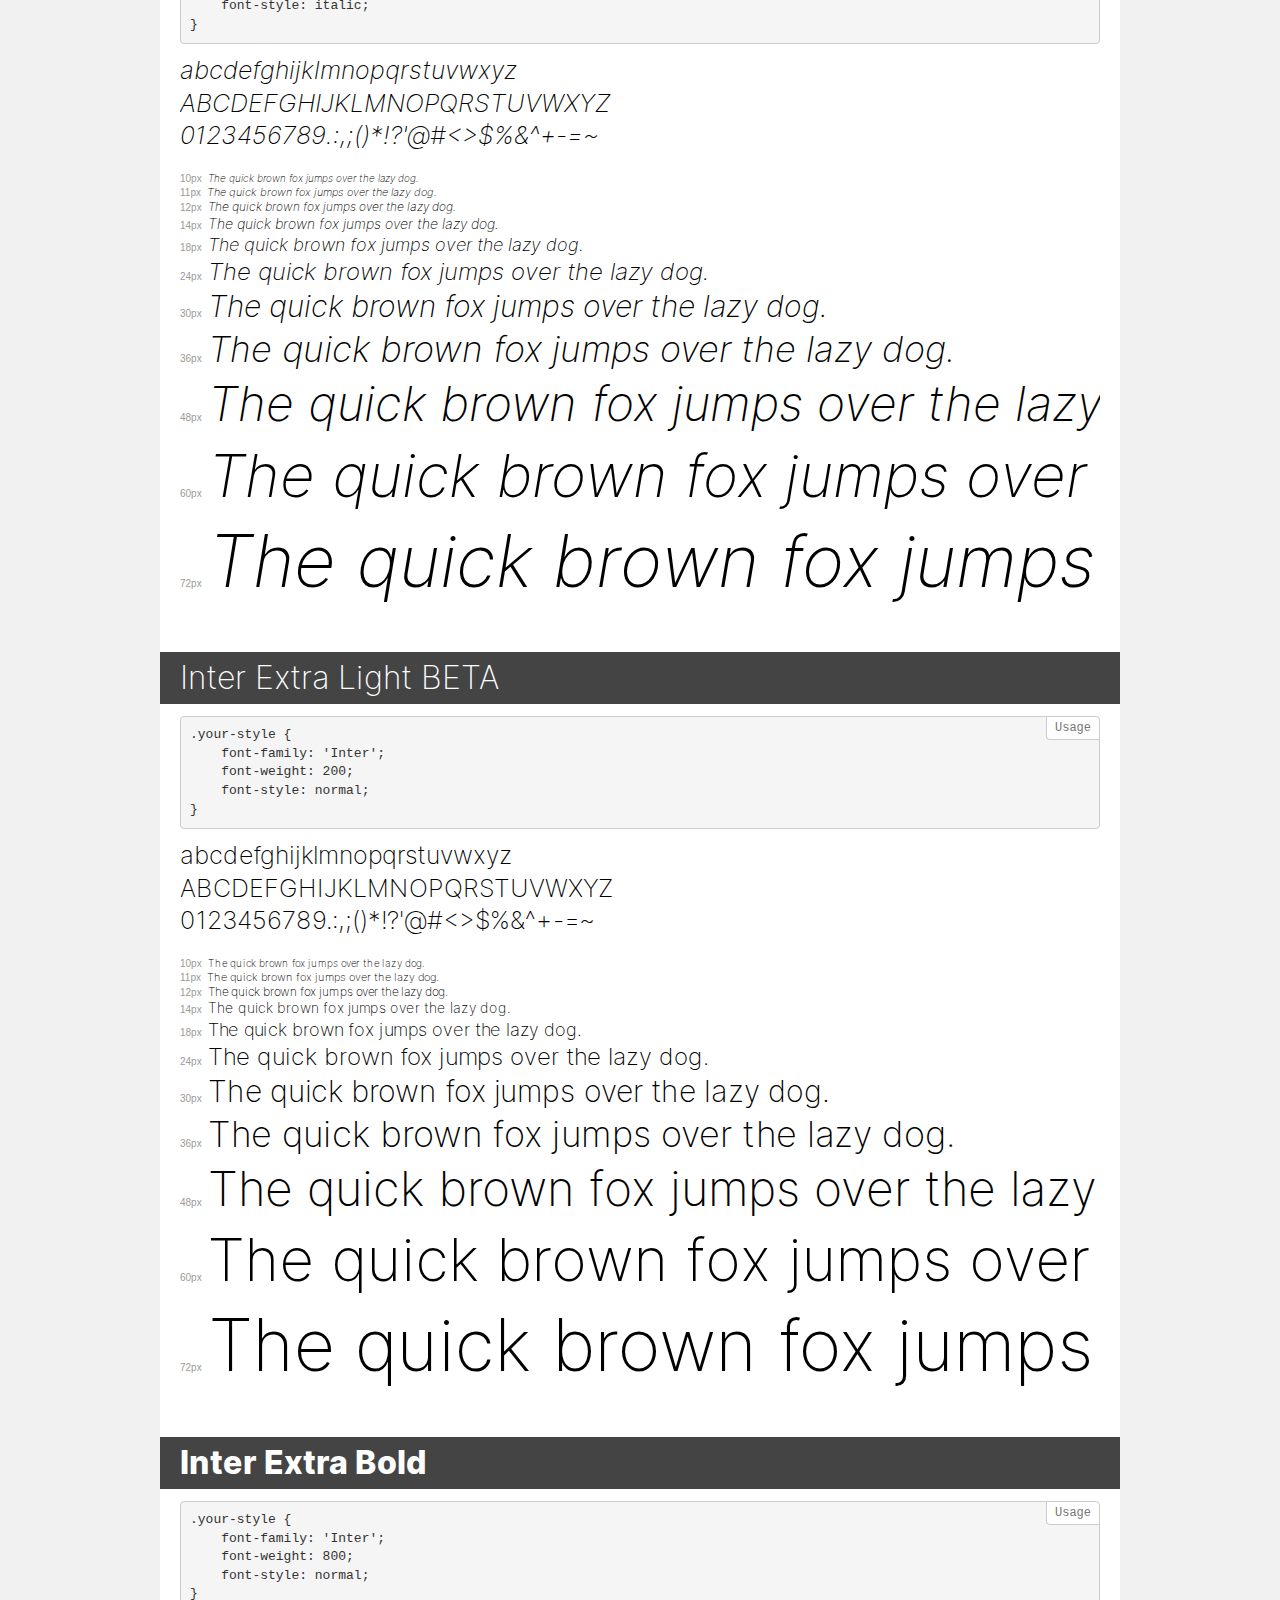
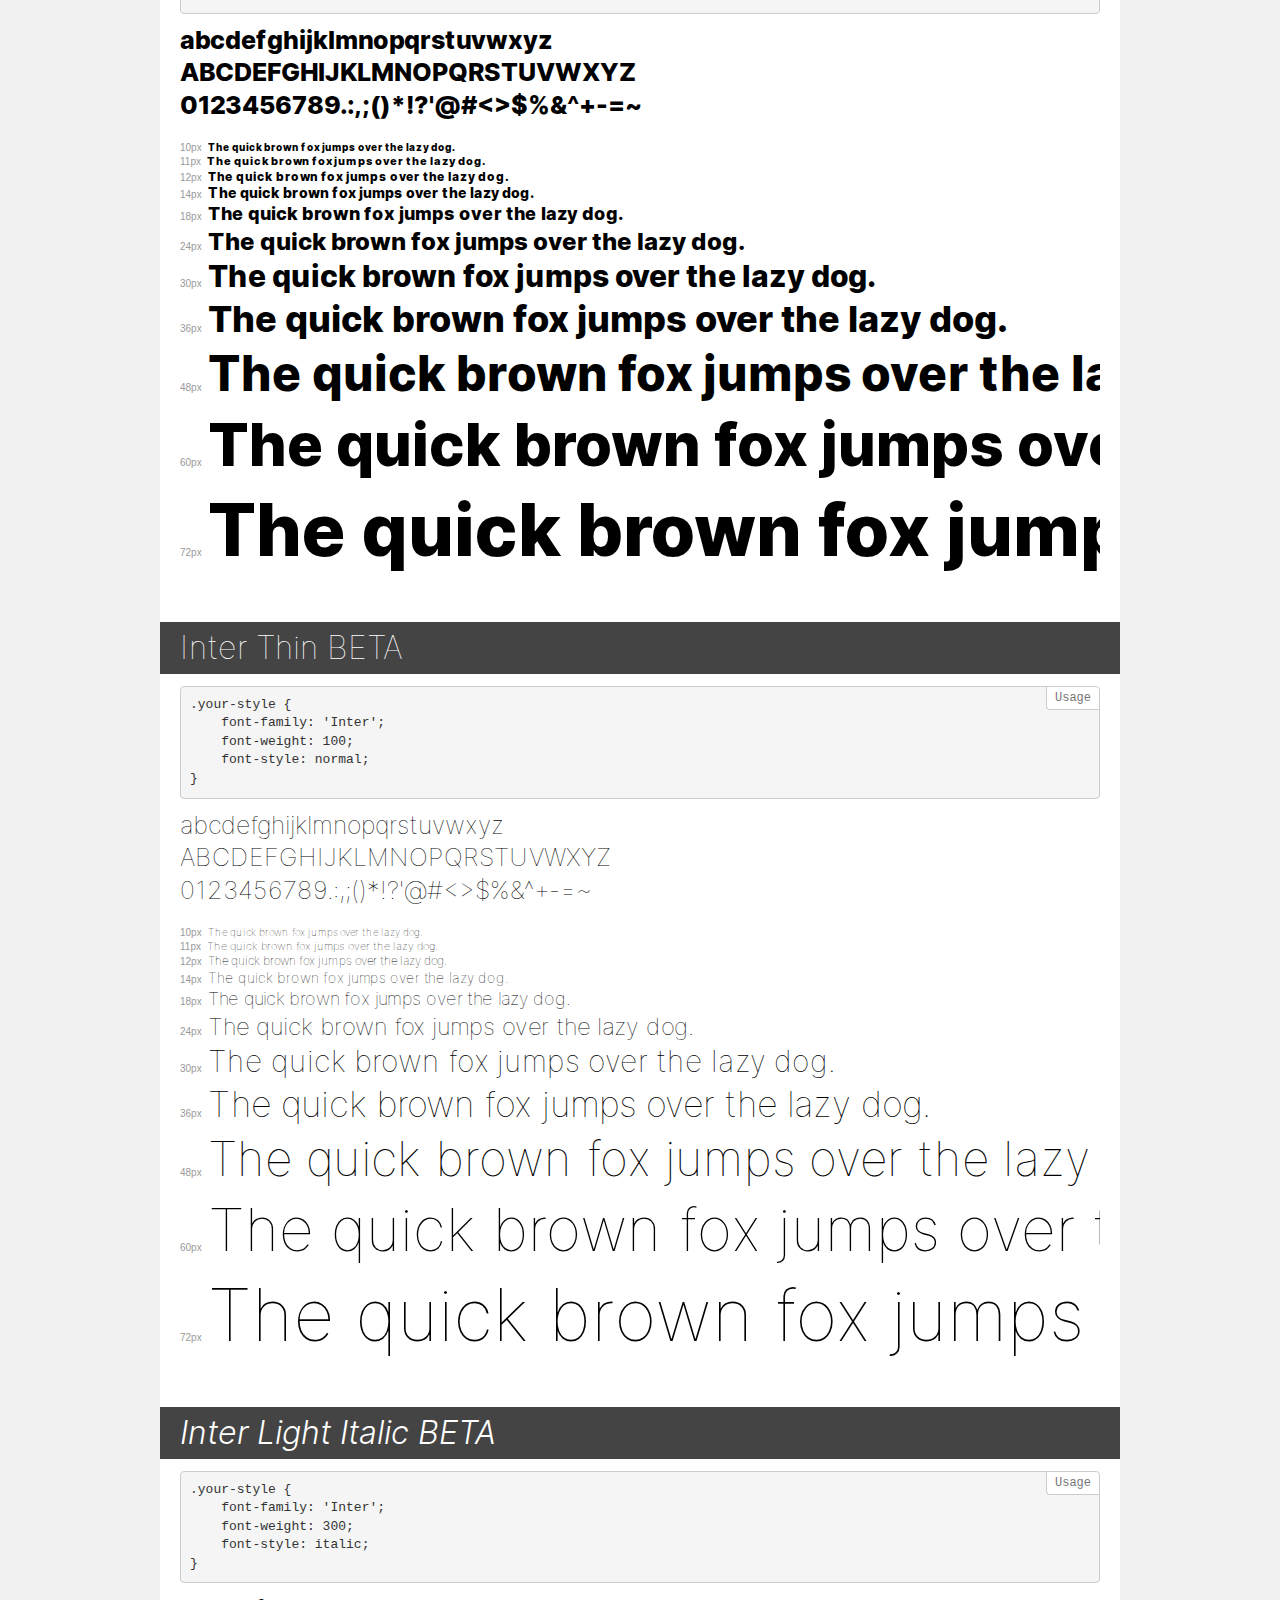
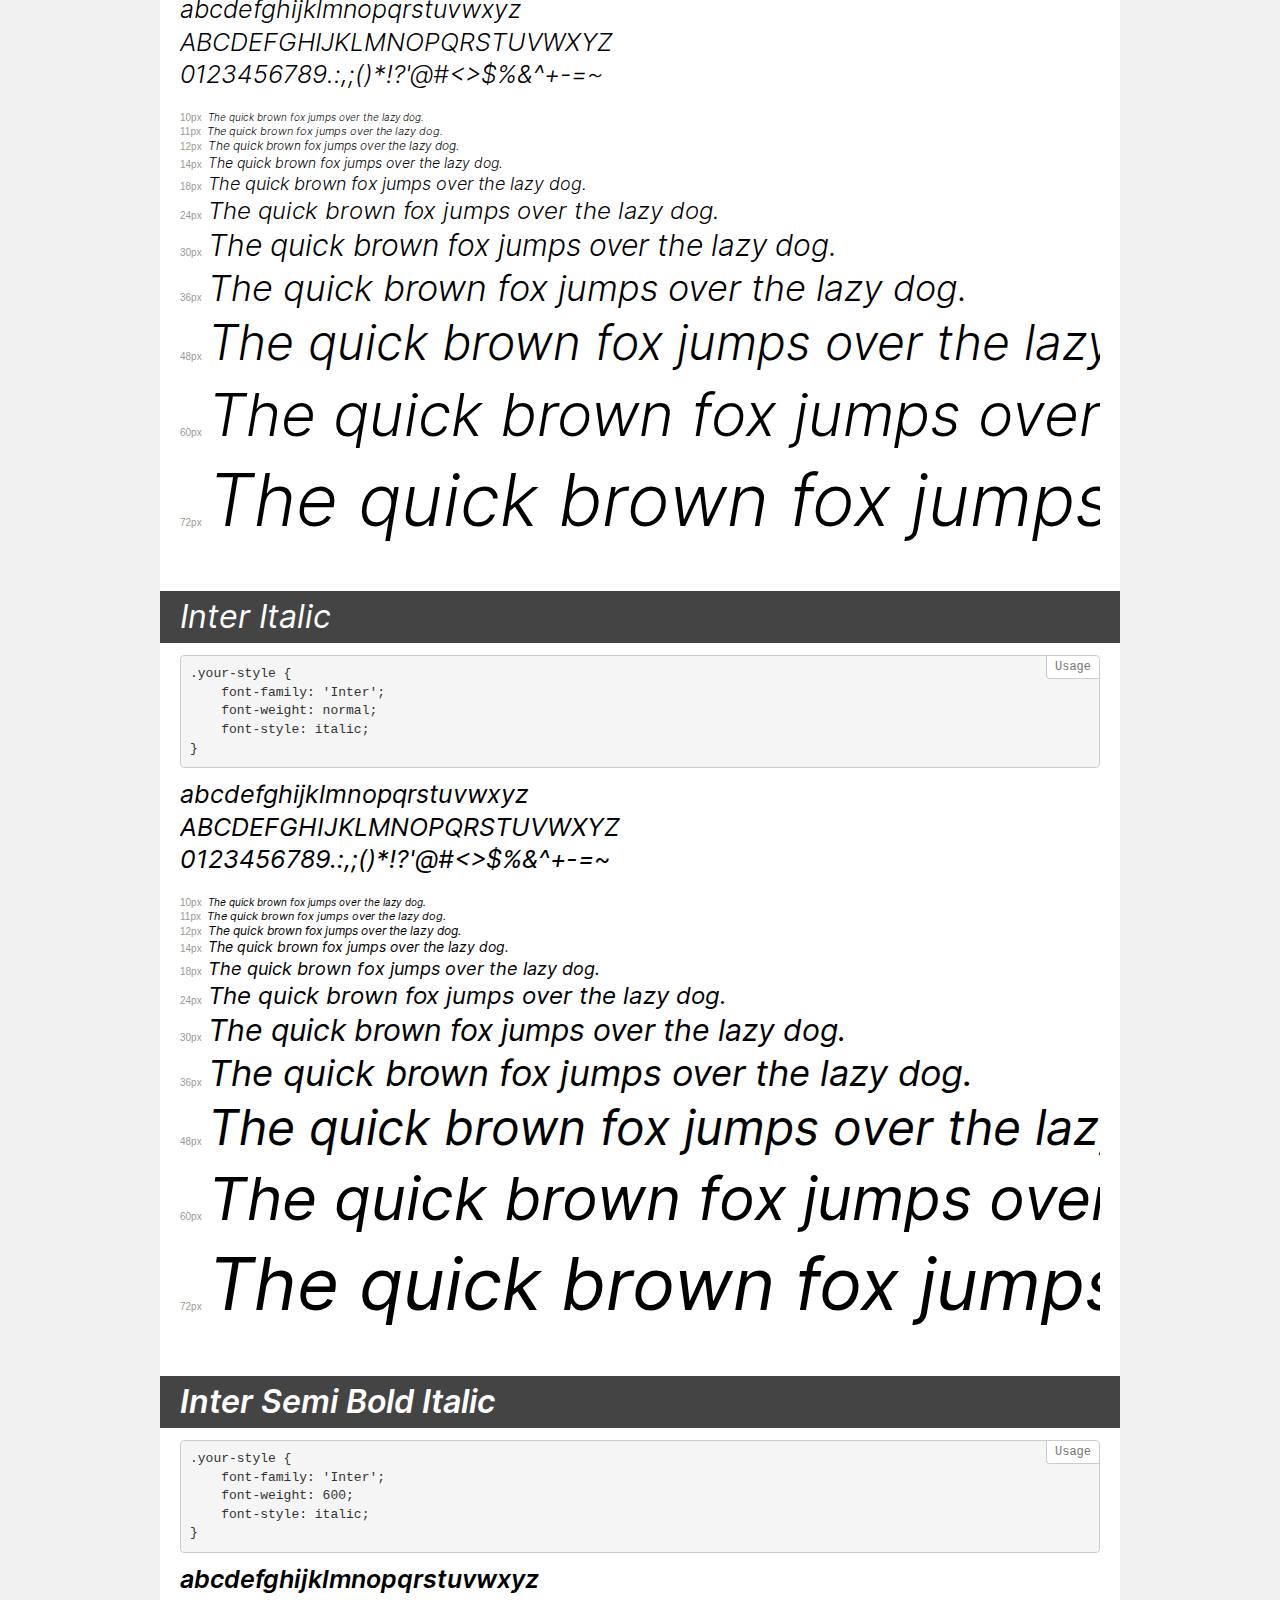
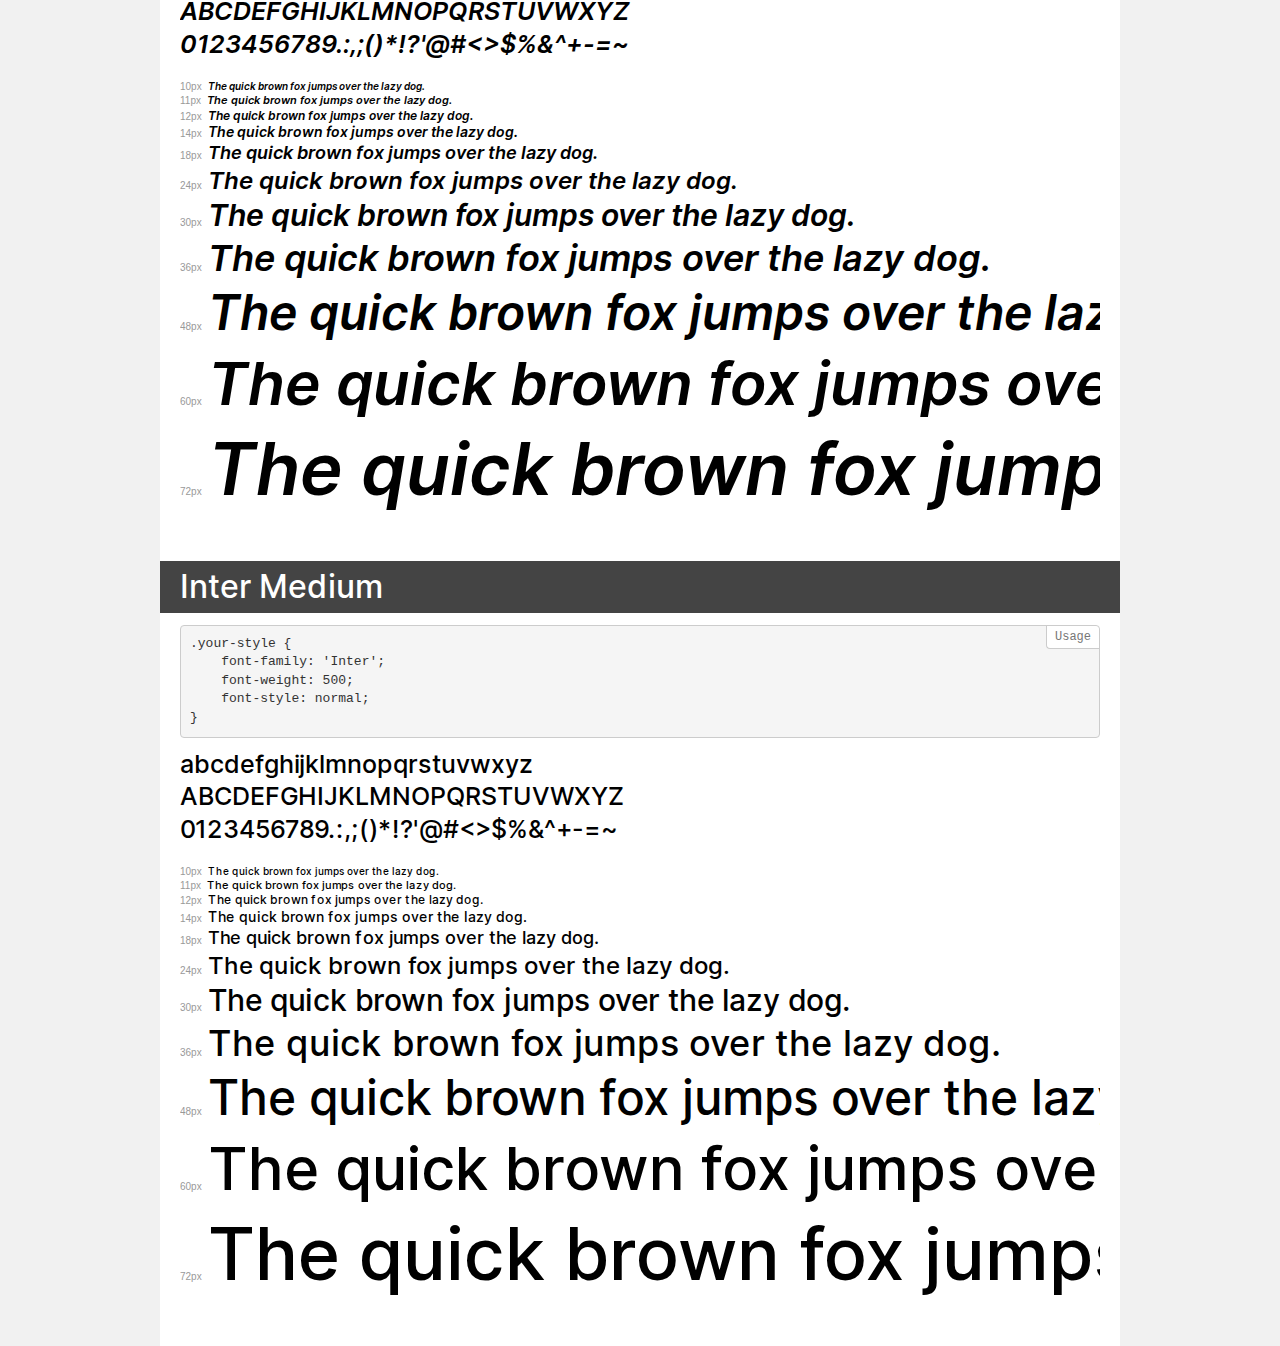
<file: src/fonts/inter/demo.html>
<!DOCTYPE html>
<html>
<head>
    <meta charset="utf-8">
    <meta http-equiv="X-UA-Compatible" content="IE=edge">
    <meta name="viewport" content="width=device-width, initial-scale=1">
    <meta name="robots" content="noindex, noarchive">
    <meta name="format-detection" content="telephone=no">
    <title>Transfonter demo</title>
    <link href="stylesheet.css" rel="stylesheet">
    <style>
        /*
        http://meyerweb.com/eric/tools/css/reset/
        v2.0 | 20110126
        License: none (public domain)
        */
        html, body, div, span, applet, object, iframe,
        h1, h2, h3, h4, h5, h6, p, blockquote, pre,
        a, abbr, acronym, address, big, cite, code,
        del, dfn, em, img, ins, kbd, q, s, samp,
        small, strike, strong, sub, sup, tt, var,
        b, u, i, center,
        dl, dt, dd, ol, ul, li,
        fieldset, form, label, legend,
        table, caption, tbody, tfoot, thead, tr, th, td,
        article, aside, canvas, details, embed,
        figure, figcaption, footer, header, hgroup,
        menu, nav, output, ruby, section, summary,
        time, mark, audio, video {
            margin: 0;
            padding: 0;
            border: 0;
            font-size: 100%;
            font: inherit;
            vertical-align: baseline;
        }
        /* HTML5 display-role reset for older browsers */
        article, aside, details, figcaption, figure,
        footer, header, hgroup, menu, nav, section {
            display: block;
        }
        body {
            line-height: 1;
        }
        ol, ul {
            list-style: none;
        }
        blockquote, q {
            quotes: none;
        }
        blockquote:before, blockquote:after,
        q:before, q:after {
            content: '';
            content: none;
        }
        table {
            border-collapse: collapse;
            border-spacing: 0;
        }
        /* common styles */
        body {
            background: #f1f1f1;
            color: #000;
        }
        .page {
            background: #fff;
            width: 920px;
            margin: 0 auto;
            padding: 20px 20px 0 20px;
            overflow: hidden;
        }
        .font-container {
            overflow-x: auto;
            overflow-y: hidden;
            margin-bottom: 40px;
            line-height: 1.3;
            white-space: nowrap;
            padding-bottom: 5px;
        }
        h1 {
            position: relative;
            background: #444;
            font-size: 32px;
            color: #fff;
            padding: 10px 20px;
            margin: 0 -20px 12px -20px;
        }
        .letters {
            font-size: 25px;
            margin-bottom: 20px;
        }
        .s10:before {
            content: '10px';
        }
        .s11:before {
            content: '11px';
        }
        .s12:before {
            content: '12px';
        }
        .s14:before {
            content: '14px';
        }
        .s18:before {
            content: '18px';
        }
        .s24:before {
            content: '24px';
        }
        .s30:before {
            content: '30px';
        }
        .s36:before {
            content: '36px';
        }
        .s48:before {
            content: '48px';
        }
        .s60:before {
            content: '60px';
        }
        .s72:before {
            content: '72px';
        }
        .s10:before, .s11:before, .s12:before, .s14:before,
        .s18:before, .s24:before, .s30:before, .s36:before,
        .s48:before, .s60:before, .s72:before {
            font-family: Arial, sans-serif;
            font-size: 10px;
            font-weight: normal;
            font-style: normal;
            color: #999;
            padding-right: 6px;
        }
        pre {
            display: block;
            position: relative;
            padding: 9px;
            margin: 0 0 10px;
            font-family: Monaco, Menlo, Consolas, "Courier New", monospace !important;
            font-size: 13px;
            line-height: 1.428571429;
            color: #333;
            font-weight: normal !important;
            font-style: normal !important;
            background-color: #f5f5f5;
            border: 1px solid #ccc;
            overflow-x: auto;
            border-radius: 4px;
        }
        pre:after {
            display: block;
            position: absolute;
            right: 0;
            top: 0;
            content: 'Usage';
            line-height: 1;
            padding: 5px 8px;
            font-size: 12px;
            color: #767676;
            background-color: #fff;
            border: 1px solid #ccc;
            border-right: none;
            border-top: none;
            border-radius: 0 4px 0 4px;
            z-index: 10;
        }
        /* responsive */
        @media (max-width: 959px) {
            .page {
                width: auto;
                margin: 0;
            }
        }
    </style>
</head>
<body>
<div class="page">
    <div class="demo" style="font-family: 'Inter'; font-weight: bold; font-style: italic;">
        <h1>Inter Bold Italic</h1>
        <pre>.your-style {
    font-family: 'Inter';
    font-weight: bold;
    font-style: italic;
}</pre>
        <div class="font-container">
            <p class="letters">
                abcdefghijklmnopqrstuvwxyz<br>
ABCDEFGHIJKLMNOPQRSTUVWXYZ<br>
                0123456789.:,;()*!?'@#<>$%&^+-=~
            </p>
            <p class="s10" style="font-size: 10px;">The quick brown fox jumps over the lazy dog.</p>
            <p class="s11" style="font-size: 11px;">The quick brown fox jumps over the lazy dog.</p>
            <p class="s12" style="font-size: 12px;">The quick brown fox jumps over the lazy dog.</p>
            <p class="s14" style="font-size: 14px;">The quick brown fox jumps over the lazy dog.</p>
            <p class="s18" style="font-size: 18px;">The quick brown fox jumps over the lazy dog.</p>
            <p class="s24" style="font-size: 24px;">The quick brown fox jumps over the lazy dog.</p>
            <p class="s30" style="font-size: 30px;">The quick brown fox jumps over the lazy dog.</p>
            <p class="s36" style="font-size: 36px;">The quick brown fox jumps over the lazy dog.</p>
            <p class="s48" style="font-size: 48px;">The quick brown fox jumps over the lazy dog.</p>
            <p class="s60" style="font-size: 60px;">The quick brown fox jumps over the lazy dog.</p>
            <p class="s72" style="font-size: 72px;">The quick brown fox jumps over the lazy dog.</p>
        </div>
    </div>
    <div class="demo" style="font-family: 'Inter'; font-weight: 500; font-style: italic;">
        <h1>Inter Medium Italic</h1>
        <pre>.your-style {
    font-family: 'Inter';
    font-weight: 500;
    font-style: italic;
}</pre>
        <div class="font-container">
            <p class="letters">
                abcdefghijklmnopqrstuvwxyz<br>
ABCDEFGHIJKLMNOPQRSTUVWXYZ<br>
                0123456789.:,;()*!?'@#<>$%&^+-=~
            </p>
            <p class="s10" style="font-size: 10px;">The quick brown fox jumps over the lazy dog.</p>
            <p class="s11" style="font-size: 11px;">The quick brown fox jumps over the lazy dog.</p>
            <p class="s12" style="font-size: 12px;">The quick brown fox jumps over the lazy dog.</p>
            <p class="s14" style="font-size: 14px;">The quick brown fox jumps over the lazy dog.</p>
            <p class="s18" style="font-size: 18px;">The quick brown fox jumps over the lazy dog.</p>
            <p class="s24" style="font-size: 24px;">The quick brown fox jumps over the lazy dog.</p>
            <p class="s30" style="font-size: 30px;">The quick brown fox jumps over the lazy dog.</p>
            <p class="s36" style="font-size: 36px;">The quick brown fox jumps over the lazy dog.</p>
            <p class="s48" style="font-size: 48px;">The quick brown fox jumps over the lazy dog.</p>
            <p class="s60" style="font-size: 60px;">The quick brown fox jumps over the lazy dog.</p>
            <p class="s72" style="font-size: 72px;">The quick brown fox jumps over the lazy dog.</p>
        </div>
    </div>
    <div class="demo" style="font-family: 'Inter'; font-weight: 100; font-style: italic;">
        <h1>Inter Thin Italic BETA</h1>
        <pre>.your-style {
    font-family: 'Inter';
    font-weight: 100;
    font-style: italic;
}</pre>
        <div class="font-container">
            <p class="letters">
                abcdefghijklmnopqrstuvwxyz<br>
ABCDEFGHIJKLMNOPQRSTUVWXYZ<br>
                0123456789.:,;()*!?'@#<>$%&^+-=~
            </p>
            <p class="s10" style="font-size: 10px;">The quick brown fox jumps over the lazy dog.</p>
            <p class="s11" style="font-size: 11px;">The quick brown fox jumps over the lazy dog.</p>
            <p class="s12" style="font-size: 12px;">The quick brown fox jumps over the lazy dog.</p>
            <p class="s14" style="font-size: 14px;">The quick brown fox jumps over the lazy dog.</p>
            <p class="s18" style="font-size: 18px;">The quick brown fox jumps over the lazy dog.</p>
            <p class="s24" style="font-size: 24px;">The quick brown fox jumps over the lazy dog.</p>
            <p class="s30" style="font-size: 30px;">The quick brown fox jumps over the lazy dog.</p>
            <p class="s36" style="font-size: 36px;">The quick brown fox jumps over the lazy dog.</p>
            <p class="s48" style="font-size: 48px;">The quick brown fox jumps over the lazy dog.</p>
            <p class="s60" style="font-size: 60px;">The quick brown fox jumps over the lazy dog.</p>
            <p class="s72" style="font-size: 72px;">The quick brown fox jumps over the lazy dog.</p>
        </div>
    </div>
    <div class="demo" style="font-family: 'Inter'; font-weight: normal; font-style: normal;">
        <h1>Inter Regular</h1>
        <pre>.your-style {
    font-family: 'Inter';
    font-weight: normal;
    font-style: normal;
}</pre>
        <div class="font-container">
            <p class="letters">
                abcdefghijklmnopqrstuvwxyz<br>
ABCDEFGHIJKLMNOPQRSTUVWXYZ<br>
                0123456789.:,;()*!?'@#<>$%&^+-=~
            </p>
            <p class="s10" style="font-size: 10px;">The quick brown fox jumps over the lazy dog.</p>
            <p class="s11" style="font-size: 11px;">The quick brown fox jumps over the lazy dog.</p>
            <p class="s12" style="font-size: 12px;">The quick brown fox jumps over the lazy dog.</p>
            <p class="s14" style="font-size: 14px;">The quick brown fox jumps over the lazy dog.</p>
            <p class="s18" style="font-size: 18px;">The quick brown fox jumps over the lazy dog.</p>
            <p class="s24" style="font-size: 24px;">The quick brown fox jumps over the lazy dog.</p>
            <p class="s30" style="font-size: 30px;">The quick brown fox jumps over the lazy dog.</p>
            <p class="s36" style="font-size: 36px;">The quick brown fox jumps over the lazy dog.</p>
            <p class="s48" style="font-size: 48px;">The quick brown fox jumps over the lazy dog.</p>
            <p class="s60" style="font-size: 60px;">The quick brown fox jumps over the lazy dog.</p>
            <p class="s72" style="font-size: 72px;">The quick brown fox jumps over the lazy dog.</p>
        </div>
    </div>
    <div class="demo" style="font-family: 'Inter'; font-weight: 900; font-style: normal;">
        <h1>Inter Black</h1>
        <pre>.your-style {
    font-family: 'Inter';
    font-weight: 900;
    font-style: normal;
}</pre>
        <div class="font-container">
            <p class="letters">
                abcdefghijklmnopqrstuvwxyz<br>
ABCDEFGHIJKLMNOPQRSTUVWXYZ<br>
                0123456789.:,;()*!?'@#<>$%&^+-=~
            </p>
            <p class="s10" style="font-size: 10px;">The quick brown fox jumps over the lazy dog.</p>
            <p class="s11" style="font-size: 11px;">The quick brown fox jumps over the lazy dog.</p>
            <p class="s12" style="font-size: 12px;">The quick brown fox jumps over the lazy dog.</p>
            <p class="s14" style="font-size: 14px;">The quick brown fox jumps over the lazy dog.</p>
            <p class="s18" style="font-size: 18px;">The quick brown fox jumps over the lazy dog.</p>
            <p class="s24" style="font-size: 24px;">The quick brown fox jumps over the lazy dog.</p>
            <p class="s30" style="font-size: 30px;">The quick brown fox jumps over the lazy dog.</p>
            <p class="s36" style="font-size: 36px;">The quick brown fox jumps over the lazy dog.</p>
            <p class="s48" style="font-size: 48px;">The quick brown fox jumps over the lazy dog.</p>
            <p class="s60" style="font-size: 60px;">The quick brown fox jumps over the lazy dog.</p>
            <p class="s72" style="font-size: 72px;">The quick brown fox jumps over the lazy dog.</p>
        </div>
    </div>
    <div class="demo" style="font-family: 'Inter'; font-weight: 900; font-style: italic;">
        <h1>Inter Black Italic</h1>
        <pre>.your-style {
    font-family: 'Inter';
    font-weight: 900;
    font-style: italic;
}</pre>
        <div class="font-container">
            <p class="letters">
                abcdefghijklmnopqrstuvwxyz<br>
ABCDEFGHIJKLMNOPQRSTUVWXYZ<br>
                0123456789.:,;()*!?'@#<>$%&^+-=~
            </p>
            <p class="s10" style="font-size: 10px;">The quick brown fox jumps over the lazy dog.</p>
            <p class="s11" style="font-size: 11px;">The quick brown fox jumps over the lazy dog.</p>
            <p class="s12" style="font-size: 12px;">The quick brown fox jumps over the lazy dog.</p>
            <p class="s14" style="font-size: 14px;">The quick brown fox jumps over the lazy dog.</p>
            <p class="s18" style="font-size: 18px;">The quick brown fox jumps over the lazy dog.</p>
            <p class="s24" style="font-size: 24px;">The quick brown fox jumps over the lazy dog.</p>
            <p class="s30" style="font-size: 30px;">The quick brown fox jumps over the lazy dog.</p>
            <p class="s36" style="font-size: 36px;">The quick brown fox jumps over the lazy dog.</p>
            <p class="s48" style="font-size: 48px;">The quick brown fox jumps over the lazy dog.</p>
            <p class="s60" style="font-size: 60px;">The quick brown fox jumps over the lazy dog.</p>
            <p class="s72" style="font-size: 72px;">The quick brown fox jumps over the lazy dog.</p>
        </div>
    </div>
    <div class="demo" style="font-family: 'Inter'; font-weight: 300; font-style: normal;">
        <h1>Inter Light BETA</h1>
        <pre>.your-style {
    font-family: 'Inter';
    font-weight: 300;
    font-style: normal;
}</pre>
        <div class="font-container">
            <p class="letters">
                abcdefghijklmnopqrstuvwxyz<br>
ABCDEFGHIJKLMNOPQRSTUVWXYZ<br>
                0123456789.:,;()*!?'@#<>$%&^+-=~
            </p>
            <p class="s10" style="font-size: 10px;">The quick brown fox jumps over the lazy dog.</p>
            <p class="s11" style="font-size: 11px;">The quick brown fox jumps over the lazy dog.</p>
            <p class="s12" style="font-size: 12px;">The quick brown fox jumps over the lazy dog.</p>
            <p class="s14" style="font-size: 14px;">The quick brown fox jumps over the lazy dog.</p>
            <p class="s18" style="font-size: 18px;">The quick brown fox jumps over the lazy dog.</p>
            <p class="s24" style="font-size: 24px;">The quick brown fox jumps over the lazy dog.</p>
            <p class="s30" style="font-size: 30px;">The quick brown fox jumps over the lazy dog.</p>
            <p class="s36" style="font-size: 36px;">The quick brown fox jumps over the lazy dog.</p>
            <p class="s48" style="font-size: 48px;">The quick brown fox jumps over the lazy dog.</p>
            <p class="s60" style="font-size: 60px;">The quick brown fox jumps over the lazy dog.</p>
            <p class="s72" style="font-size: 72px;">The quick brown fox jumps over the lazy dog.</p>
        </div>
    </div>
    <div class="demo" style="font-family: 'Inter'; font-weight: 600; font-style: normal;">
        <h1>Inter Semi Bold</h1>
        <pre>.your-style {
    font-family: 'Inter';
    font-weight: 600;
    font-style: normal;
}</pre>
        <div class="font-container">
            <p class="letters">
                abcdefghijklmnopqrstuvwxyz<br>
ABCDEFGHIJKLMNOPQRSTUVWXYZ<br>
                0123456789.:,;()*!?'@#<>$%&^+-=~
            </p>
            <p class="s10" style="font-size: 10px;">The quick brown fox jumps over the lazy dog.</p>
            <p class="s11" style="font-size: 11px;">The quick brown fox jumps over the lazy dog.</p>
            <p class="s12" style="font-size: 12px;">The quick brown fox jumps over the lazy dog.</p>
            <p class="s14" style="font-size: 14px;">The quick brown fox jumps over the lazy dog.</p>
            <p class="s18" style="font-size: 18px;">The quick brown fox jumps over the lazy dog.</p>
            <p class="s24" style="font-size: 24px;">The quick brown fox jumps over the lazy dog.</p>
            <p class="s30" style="font-size: 30px;">The quick brown fox jumps over the lazy dog.</p>
            <p class="s36" style="font-size: 36px;">The quick brown fox jumps over the lazy dog.</p>
            <p class="s48" style="font-size: 48px;">The quick brown fox jumps over the lazy dog.</p>
            <p class="s60" style="font-size: 60px;">The quick brown fox jumps over the lazy dog.</p>
            <p class="s72" style="font-size: 72px;">The quick brown fox jumps over the lazy dog.</p>
        </div>
    </div>
    <div class="demo" style="font-family: 'Inter'; font-weight: 800; font-style: italic;">
        <h1>Inter Extra Bold Italic</h1>
        <pre>.your-style {
    font-family: 'Inter';
    font-weight: 800;
    font-style: italic;
}</pre>
        <div class="font-container">
            <p class="letters">
                abcdefghijklmnopqrstuvwxyz<br>
ABCDEFGHIJKLMNOPQRSTUVWXYZ<br>
                0123456789.:,;()*!?'@#<>$%&^+-=~
            </p>
            <p class="s10" style="font-size: 10px;">The quick brown fox jumps over the lazy dog.</p>
            <p class="s11" style="font-size: 11px;">The quick brown fox jumps over the lazy dog.</p>
            <p class="s12" style="font-size: 12px;">The quick brown fox jumps over the lazy dog.</p>
            <p class="s14" style="font-size: 14px;">The quick brown fox jumps over the lazy dog.</p>
            <p class="s18" style="font-size: 18px;">The quick brown fox jumps over the lazy dog.</p>
            <p class="s24" style="font-size: 24px;">The quick brown fox jumps over the lazy dog.</p>
            <p class="s30" style="font-size: 30px;">The quick brown fox jumps over the lazy dog.</p>
            <p class="s36" style="font-size: 36px;">The quick brown fox jumps over the lazy dog.</p>
            <p class="s48" style="font-size: 48px;">The quick brown fox jumps over the lazy dog.</p>
            <p class="s60" style="font-size: 60px;">The quick brown fox jumps over the lazy dog.</p>
            <p class="s72" style="font-size: 72px;">The quick brown fox jumps over the lazy dog.</p>
        </div>
    </div>
    <div class="demo" style="font-family: 'Inter'; font-weight: bold; font-style: normal;">
        <h1>Inter Bold</h1>
        <pre>.your-style {
    font-family: 'Inter';
    font-weight: bold;
    font-style: normal;
}</pre>
        <div class="font-container">
            <p class="letters">
                abcdefghijklmnopqrstuvwxyz<br>
ABCDEFGHIJKLMNOPQRSTUVWXYZ<br>
                0123456789.:,;()*!?'@#<>$%&^+-=~
            </p>
            <p class="s10" style="font-size: 10px;">The quick brown fox jumps over the lazy dog.</p>
            <p class="s11" style="font-size: 11px;">The quick brown fox jumps over the lazy dog.</p>
            <p class="s12" style="font-size: 12px;">The quick brown fox jumps over the lazy dog.</p>
            <p class="s14" style="font-size: 14px;">The quick brown fox jumps over the lazy dog.</p>
            <p class="s18" style="font-size: 18px;">The quick brown fox jumps over the lazy dog.</p>
            <p class="s24" style="font-size: 24px;">The quick brown fox jumps over the lazy dog.</p>
            <p class="s30" style="font-size: 30px;">The quick brown fox jumps over the lazy dog.</p>
            <p class="s36" style="font-size: 36px;">The quick brown fox jumps over the lazy dog.</p>
            <p class="s48" style="font-size: 48px;">The quick brown fox jumps over the lazy dog.</p>
            <p class="s60" style="font-size: 60px;">The quick brown fox jumps over the lazy dog.</p>
            <p class="s72" style="font-size: 72px;">The quick brown fox jumps over the lazy dog.</p>
        </div>
    </div>
    <div class="demo" style="font-family: 'Inter'; font-weight: 200; font-style: italic;">
        <h1>Inter Extra Light Italic BETA</h1>
        <pre>.your-style {
    font-family: 'Inter';
    font-weight: 200;
    font-style: italic;
}</pre>
        <div class="font-container">
            <p class="letters">
                abcdefghijklmnopqrstuvwxyz<br>
ABCDEFGHIJKLMNOPQRSTUVWXYZ<br>
                0123456789.:,;()*!?'@#<>$%&^+-=~
            </p>
            <p class="s10" style="font-size: 10px;">The quick brown fox jumps over the lazy dog.</p>
            <p class="s11" style="font-size: 11px;">The quick brown fox jumps over the lazy dog.</p>
            <p class="s12" style="font-size: 12px;">The quick brown fox jumps over the lazy dog.</p>
            <p class="s14" style="font-size: 14px;">The quick brown fox jumps over the lazy dog.</p>
            <p class="s18" style="font-size: 18px;">The quick brown fox jumps over the lazy dog.</p>
            <p class="s24" style="font-size: 24px;">The quick brown fox jumps over the lazy dog.</p>
            <p class="s30" style="font-size: 30px;">The quick brown fox jumps over the lazy dog.</p>
            <p class="s36" style="font-size: 36px;">The quick brown fox jumps over the lazy dog.</p>
            <p class="s48" style="font-size: 48px;">The quick brown fox jumps over the lazy dog.</p>
            <p class="s60" style="font-size: 60px;">The quick brown fox jumps over the lazy dog.</p>
            <p class="s72" style="font-size: 72px;">The quick brown fox jumps over the lazy dog.</p>
        </div>
    </div>
    <div class="demo" style="font-family: 'Inter'; font-weight: 200; font-style: normal;">
        <h1>Inter Extra Light BETA</h1>
        <pre>.your-style {
    font-family: 'Inter';
    font-weight: 200;
    font-style: normal;
}</pre>
        <div class="font-container">
            <p class="letters">
                abcdefghijklmnopqrstuvwxyz<br>
ABCDEFGHIJKLMNOPQRSTUVWXYZ<br>
                0123456789.:,;()*!?'@#<>$%&^+-=~
            </p>
            <p class="s10" style="font-size: 10px;">The quick brown fox jumps over the lazy dog.</p>
            <p class="s11" style="font-size: 11px;">The quick brown fox jumps over the lazy dog.</p>
            <p class="s12" style="font-size: 12px;">The quick brown fox jumps over the lazy dog.</p>
            <p class="s14" style="font-size: 14px;">The quick brown fox jumps over the lazy dog.</p>
            <p class="s18" style="font-size: 18px;">The quick brown fox jumps over the lazy dog.</p>
            <p class="s24" style="font-size: 24px;">The quick brown fox jumps over the lazy dog.</p>
            <p class="s30" style="font-size: 30px;">The quick brown fox jumps over the lazy dog.</p>
            <p class="s36" style="font-size: 36px;">The quick brown fox jumps over the lazy dog.</p>
            <p class="s48" style="font-size: 48px;">The quick brown fox jumps over the lazy dog.</p>
            <p class="s60" style="font-size: 60px;">The quick brown fox jumps over the lazy dog.</p>
            <p class="s72" style="font-size: 72px;">The quick brown fox jumps over the lazy dog.</p>
        </div>
    </div>
    <div class="demo" style="font-family: 'Inter'; font-weight: 800; font-style: normal;">
        <h1>Inter Extra Bold</h1>
        <pre>.your-style {
    font-family: 'Inter';
    font-weight: 800;
    font-style: normal;
}</pre>
        <div class="font-container">
            <p class="letters">
                abcdefghijklmnopqrstuvwxyz<br>
ABCDEFGHIJKLMNOPQRSTUVWXYZ<br>
                0123456789.:,;()*!?'@#<>$%&^+-=~
            </p>
            <p class="s10" style="font-size: 10px;">The quick brown fox jumps over the lazy dog.</p>
            <p class="s11" style="font-size: 11px;">The quick brown fox jumps over the lazy dog.</p>
            <p class="s12" style="font-size: 12px;">The quick brown fox jumps over the lazy dog.</p>
            <p class="s14" style="font-size: 14px;">The quick brown fox jumps over the lazy dog.</p>
            <p class="s18" style="font-size: 18px;">The quick brown fox jumps over the lazy dog.</p>
            <p class="s24" style="font-size: 24px;">The quick brown fox jumps over the lazy dog.</p>
            <p class="s30" style="font-size: 30px;">The quick brown fox jumps over the lazy dog.</p>
            <p class="s36" style="font-size: 36px;">The quick brown fox jumps over the lazy dog.</p>
            <p class="s48" style="font-size: 48px;">The quick brown fox jumps over the lazy dog.</p>
            <p class="s60" style="font-size: 60px;">The quick brown fox jumps over the lazy dog.</p>
            <p class="s72" style="font-size: 72px;">The quick brown fox jumps over the lazy dog.</p>
        </div>
    </div>
    <div class="demo" style="font-family: 'Inter'; font-weight: 100; font-style: normal;">
        <h1>Inter Thin BETA</h1>
        <pre>.your-style {
    font-family: 'Inter';
    font-weight: 100;
    font-style: normal;
}</pre>
        <div class="font-container">
            <p class="letters">
                abcdefghijklmnopqrstuvwxyz<br>
ABCDEFGHIJKLMNOPQRSTUVWXYZ<br>
                0123456789.:,;()*!?'@#<>$%&^+-=~
            </p>
            <p class="s10" style="font-size: 10px;">The quick brown fox jumps over the lazy dog.</p>
            <p class="s11" style="font-size: 11px;">The quick brown fox jumps over the lazy dog.</p>
            <p class="s12" style="font-size: 12px;">The quick brown fox jumps over the lazy dog.</p>
            <p class="s14" style="font-size: 14px;">The quick brown fox jumps over the lazy dog.</p>
            <p class="s18" style="font-size: 18px;">The quick brown fox jumps over the lazy dog.</p>
            <p class="s24" style="font-size: 24px;">The quick brown fox jumps over the lazy dog.</p>
            <p class="s30" style="font-size: 30px;">The quick brown fox jumps over the lazy dog.</p>
            <p class="s36" style="font-size: 36px;">The quick brown fox jumps over the lazy dog.</p>
            <p class="s48" style="font-size: 48px;">The quick brown fox jumps over the lazy dog.</p>
            <p class="s60" style="font-size: 60px;">The quick brown fox jumps over the lazy dog.</p>
            <p class="s72" style="font-size: 72px;">The quick brown fox jumps over the lazy dog.</p>
        </div>
    </div>
    <div class="demo" style="font-family: 'Inter'; font-weight: 300; font-style: italic;">
        <h1>Inter Light Italic BETA</h1>
        <pre>.your-style {
    font-family: 'Inter';
    font-weight: 300;
    font-style: italic;
}</pre>
        <div class="font-container">
            <p class="letters">
                abcdefghijklmnopqrstuvwxyz<br>
ABCDEFGHIJKLMNOPQRSTUVWXYZ<br>
                0123456789.:,;()*!?'@#<>$%&^+-=~
            </p>
            <p class="s10" style="font-size: 10px;">The quick brown fox jumps over the lazy dog.</p>
            <p class="s11" style="font-size: 11px;">The quick brown fox jumps over the lazy dog.</p>
            <p class="s12" style="font-size: 12px;">The quick brown fox jumps over the lazy dog.</p>
            <p class="s14" style="font-size: 14px;">The quick brown fox jumps over the lazy dog.</p>
            <p class="s18" style="font-size: 18px;">The quick brown fox jumps over the lazy dog.</p>
            <p class="s24" style="font-size: 24px;">The quick brown fox jumps over the lazy dog.</p>
            <p class="s30" style="font-size: 30px;">The quick brown fox jumps over the lazy dog.</p>
            <p class="s36" style="font-size: 36px;">The quick brown fox jumps over the lazy dog.</p>
            <p class="s48" style="font-size: 48px;">The quick brown fox jumps over the lazy dog.</p>
            <p class="s60" style="font-size: 60px;">The quick brown fox jumps over the lazy dog.</p>
            <p class="s72" style="font-size: 72px;">The quick brown fox jumps over the lazy dog.</p>
        </div>
    </div>
    <div class="demo" style="font-family: 'Inter'; font-weight: normal; font-style: italic;">
        <h1>Inter Italic</h1>
        <pre>.your-style {
    font-family: 'Inter';
    font-weight: normal;
    font-style: italic;
}</pre>
        <div class="font-container">
            <p class="letters">
                abcdefghijklmnopqrstuvwxyz<br>
ABCDEFGHIJKLMNOPQRSTUVWXYZ<br>
                0123456789.:,;()*!?'@#<>$%&^+-=~
            </p>
            <p class="s10" style="font-size: 10px;">The quick brown fox jumps over the lazy dog.</p>
            <p class="s11" style="font-size: 11px;">The quick brown fox jumps over the lazy dog.</p>
            <p class="s12" style="font-size: 12px;">The quick brown fox jumps over the lazy dog.</p>
            <p class="s14" style="font-size: 14px;">The quick brown fox jumps over the lazy dog.</p>
            <p class="s18" style="font-size: 18px;">The quick brown fox jumps over the lazy dog.</p>
            <p class="s24" style="font-size: 24px;">The quick brown fox jumps over the lazy dog.</p>
            <p class="s30" style="font-size: 30px;">The quick brown fox jumps over the lazy dog.</p>
            <p class="s36" style="font-size: 36px;">The quick brown fox jumps over the lazy dog.</p>
            <p class="s48" style="font-size: 48px;">The quick brown fox jumps over the lazy dog.</p>
            <p class="s60" style="font-size: 60px;">The quick brown fox jumps over the lazy dog.</p>
            <p class="s72" style="font-size: 72px;">The quick brown fox jumps over the lazy dog.</p>
        </div>
    </div>
    <div class="demo" style="font-family: 'Inter'; font-weight: 600; font-style: italic;">
        <h1>Inter Semi Bold Italic</h1>
        <pre>.your-style {
    font-family: 'Inter';
    font-weight: 600;
    font-style: italic;
}</pre>
        <div class="font-container">
            <p class="letters">
                abcdefghijklmnopqrstuvwxyz<br>
ABCDEFGHIJKLMNOPQRSTUVWXYZ<br>
                0123456789.:,;()*!?'@#<>$%&^+-=~
            </p>
            <p class="s10" style="font-size: 10px;">The quick brown fox jumps over the lazy dog.</p>
            <p class="s11" style="font-size: 11px;">The quick brown fox jumps over the lazy dog.</p>
            <p class="s12" style="font-size: 12px;">The quick brown fox jumps over the lazy dog.</p>
            <p class="s14" style="font-size: 14px;">The quick brown fox jumps over the lazy dog.</p>
            <p class="s18" style="font-size: 18px;">The quick brown fox jumps over the lazy dog.</p>
            <p class="s24" style="font-size: 24px;">The quick brown fox jumps over the lazy dog.</p>
            <p class="s30" style="font-size: 30px;">The quick brown fox jumps over the lazy dog.</p>
            <p class="s36" style="font-size: 36px;">The quick brown fox jumps over the lazy dog.</p>
            <p class="s48" style="font-size: 48px;">The quick brown fox jumps over the lazy dog.</p>
            <p class="s60" style="font-size: 60px;">The quick brown fox jumps over the lazy dog.</p>
            <p class="s72" style="font-size: 72px;">The quick brown fox jumps over the lazy dog.</p>
        </div>
    </div>
    <div class="demo" style="font-family: 'Inter'; font-weight: 500; font-style: normal;">
        <h1>Inter Medium</h1>
        <pre>.your-style {
    font-family: 'Inter';
    font-weight: 500;
    font-style: normal;
}</pre>
        <div class="font-container">
            <p class="letters">
                abcdefghijklmnopqrstuvwxyz<br>
ABCDEFGHIJKLMNOPQRSTUVWXYZ<br>
                0123456789.:,;()*!?'@#<>$%&^+-=~
            </p>
            <p class="s10" style="font-size: 10px;">The quick brown fox jumps over the lazy dog.</p>
            <p class="s11" style="font-size: 11px;">The quick brown fox jumps over the lazy dog.</p>
            <p class="s12" style="font-size: 12px;">The quick brown fox jumps over the lazy dog.</p>
            <p class="s14" style="font-size: 14px;">The quick brown fox jumps over the lazy dog.</p>
            <p class="s18" style="font-size: 18px;">The quick brown fox jumps over the lazy dog.</p>
            <p class="s24" style="font-size: 24px;">The quick brown fox jumps over the lazy dog.</p>
            <p class="s30" style="font-size: 30px;">The quick brown fox jumps over the lazy dog.</p>
            <p class="s36" style="font-size: 36px;">The quick brown fox jumps over the lazy dog.</p>
            <p class="s48" style="font-size: 48px;">The quick brown fox jumps over the lazy dog.</p>
            <p class="s60" style="font-size: 60px;">The quick brown fox jumps over the lazy dog.</p>
            <p class="s72" style="font-size: 72px;">The quick brown fox jumps over the lazy dog.</p>
        </div>
    </div>
</div>
</body>
</html>
</file>
<file: src/fonts/inter/stylesheet.css>
@font-face {
    font-family: 'Inter';
    src: url('Inter-BoldItalic.eot');
    src: local('Inter Bold Italic'), local('Inter-BoldItalic'),
        url('Inter-BoldItalic.eot?#iefix') format('embedded-opentype'),
        url('Inter-BoldItalic.woff2') format('woff2'),
        url('Inter-BoldItalic.woff') format('woff'),
        url('Inter-BoldItalic.ttf') format('truetype');
    font-weight: bold;
    font-style: italic;
}

@font-face {
    font-family: 'Inter';
    src: url('Inter-MediumItalic.eot');
    src: local('Inter Medium Italic'), local('Inter-MediumItalic'),
        url('Inter-MediumItalic.eot?#iefix') format('embedded-opentype'),
        url('Inter-MediumItalic.woff2') format('woff2'),
        url('Inter-MediumItalic.woff') format('woff'),
        url('Inter-MediumItalic.ttf') format('truetype');
    font-weight: 500;
    font-style: italic;
}

@font-face {
    font-family: 'Inter';
    src: url('Inter-ThinItalicBETA.eot');
    src: local('Inter Thin Italic BETA'), local('Inter-ThinItalicBETA'),
        url('Inter-ThinItalicBETA.eot?#iefix') format('embedded-opentype'),
        url('Inter-ThinItalicBETA.woff2') format('woff2'),
        url('Inter-ThinItalicBETA.woff') format('woff'),
        url('Inter-ThinItalicBETA.ttf') format('truetype');
    font-weight: 100;
    font-style: italic;
}

@font-face {
    font-family: 'Inter';
    src: url('Inter-Regular.eot');
    src: local('Inter Regular'), local('Inter-Regular'),
        url('Inter-Regular.eot?#iefix') format('embedded-opentype'),
        url('Inter-Regular.woff2') format('woff2'),
        url('Inter-Regular.woff') format('woff'),
        url('Inter-Regular.ttf') format('truetype');
    font-weight: normal;
    font-style: normal;
}

@font-face {
    font-family: 'Inter';
    src: url('Inter-Black.eot');
    src: local('Inter Black'), local('Inter-Black'),
        url('Inter-Black.eot?#iefix') format('embedded-opentype'),
        url('Inter-Black.woff2') format('woff2'),
        url('Inter-Black.woff') format('woff'),
        url('Inter-Black.ttf') format('truetype');
    font-weight: 900;
    font-style: normal;
}

@font-face {
    font-family: 'Inter';
    src: url('Inter-BlackItalic.eot');
    src: local('Inter Black Italic'), local('Inter-BlackItalic'),
        url('Inter-BlackItalic.eot?#iefix') format('embedded-opentype'),
        url('Inter-BlackItalic.woff2') format('woff2'),
        url('Inter-BlackItalic.woff') format('woff'),
        url('Inter-BlackItalic.ttf') format('truetype');
    font-weight: 900;
    font-style: italic;
}

@font-face {
    font-family: 'Inter';
    src: url('Inter-LightBETA.eot');
    src: local('Inter Light BETA'), local('Inter-LightBETA'),
        url('Inter-LightBETA.eot?#iefix') format('embedded-opentype'),
        url('Inter-LightBETA.woff2') format('woff2'),
        url('Inter-LightBETA.woff') format('woff'),
        url('Inter-LightBETA.ttf') format('truetype');
    font-weight: 300;
    font-style: normal;
}

@font-face {
    font-family: 'Inter';
    src: url('Inter-SemiBold.eot');
    src: local('Inter Semi Bold'), local('Inter-SemiBold'),
        url('Inter-SemiBold.eot?#iefix') format('embedded-opentype'),
        url('Inter-SemiBold.woff2') format('woff2'),
        url('Inter-SemiBold.woff') format('woff'),
        url('Inter-SemiBold.ttf') format('truetype');
    font-weight: 600;
    font-style: normal;
}

@font-face {
    font-family: 'Inter';
    src: url('Inter-ExtraBoldItalic.eot');
    src: local('Inter Extra Bold Italic'), local('Inter-ExtraBoldItalic'),
        url('Inter-ExtraBoldItalic.eot?#iefix') format('embedded-opentype'),
        url('Inter-ExtraBoldItalic.woff2') format('woff2'),
        url('Inter-ExtraBoldItalic.woff') format('woff'),
        url('Inter-ExtraBoldItalic.ttf') format('truetype');
    font-weight: 800;
    font-style: italic;
}

@font-face {
    font-family: 'Inter';
    src: url('Inter-Bold.eot');
    src: local('Inter Bold'), local('Inter-Bold'),
        url('Inter-Bold.eot?#iefix') format('embedded-opentype'),
        url('Inter-Bold.woff2') format('woff2'),
        url('Inter-Bold.woff') format('woff'),
        url('Inter-Bold.ttf') format('truetype');
    font-weight: bold;
    font-style: normal;
}

@font-face {
    font-family: 'Inter';
    src: url('Inter-ExtraLightItalicBETA.eot');
    src: local('Inter Extra Light Italic BETA'), local('Inter-ExtraLightItalicBETA'),
        url('Inter-ExtraLightItalicBETA.eot?#iefix') format('embedded-opentype'),
        url('Inter-ExtraLightItalicBETA.woff2') format('woff2'),
        url('Inter-ExtraLightItalicBETA.woff') format('woff'),
        url('Inter-ExtraLightItalicBETA.ttf') format('truetype');
    font-weight: 200;
    font-style: italic;
}

@font-face {
    font-family: 'Inter';
    src: url('Inter-ExtraLightBETA.eot');
    src: local('Inter Extra Light BETA'), local('Inter-ExtraLightBETA'),
        url('Inter-ExtraLightBETA.eot?#iefix') format('embedded-opentype'),
        url('Inter-ExtraLightBETA.woff2') format('woff2'),
        url('Inter-ExtraLightBETA.woff') format('woff'),
        url('Inter-ExtraLightBETA.ttf') format('truetype');
    font-weight: 200;
    font-style: normal;
}

@font-face {
    font-family: 'Inter';
    src: url('Inter-ExtraBold.eot');
    src: local('Inter Extra Bold'), local('Inter-ExtraBold'),
        url('Inter-ExtraBold.eot?#iefix') format('embedded-opentype'),
        url('Inter-ExtraBold.woff2') format('woff2'),
        url('Inter-ExtraBold.woff') format('woff'),
        url('Inter-ExtraBold.ttf') format('truetype');
    font-weight: 800;
    font-style: normal;
}

@font-face {
    font-family: 'Inter';
    src: url('Inter-ThinBETA.eot');
    src: local('Inter Thin BETA'), local('Inter-ThinBETA'),
        url('Inter-ThinBETA.eot?#iefix') format('embedded-opentype'),
        url('Inter-ThinBETA.woff2') format('woff2'),
        url('Inter-ThinBETA.woff') format('woff'),
        url('Inter-ThinBETA.ttf') format('truetype');
    font-weight: 100;
    font-style: normal;
}

@font-face {
    font-family: 'Inter';
    src: url('Inter-LightItalicBETA.eot');
    src: local('Inter Light Italic BETA'), local('Inter-LightItalicBETA'),
        url('Inter-LightItalicBETA.eot?#iefix') format('embedded-opentype'),
        url('Inter-LightItalicBETA.woff2') format('woff2'),
        url('Inter-LightItalicBETA.woff') format('woff'),
        url('Inter-LightItalicBETA.ttf') format('truetype');
    font-weight: 300;
    font-style: italic;
}

@font-face {
    font-family: 'Inter';
    src: url('Inter-Italic.eot');
    src: local('Inter Italic'), local('Inter-Italic'),
        url('Inter-Italic.eot?#iefix') format('embedded-opentype'),
        url('Inter-Italic.woff2') format('woff2'),
        url('Inter-Italic.woff') format('woff'),
        url('Inter-Italic.ttf') format('truetype');
    font-weight: normal;
    font-style: italic;
}

@font-face {
    font-family: 'Inter';
    src: url('Inter-SemiBoldItalic.eot');
    src: local('Inter Semi Bold Italic'), local('Inter-SemiBoldItalic'),
        url('Inter-SemiBoldItalic.eot?#iefix') format('embedded-opentype'),
        url('Inter-SemiBoldItalic.woff2') format('woff2'),
        url('Inter-SemiBoldItalic.woff') format('woff'),
        url('Inter-SemiBoldItalic.ttf') format('truetype');
    font-weight: 600;
    font-style: italic;
}

@font-face {
    font-family: 'Inter';
    src: url('Inter-Medium.eot');
    src: local('Inter Medium'), local('Inter-Medium'),
        url('Inter-Medium.eot?#iefix') format('embedded-opentype'),
        url('Inter-Medium.woff2') format('woff2'),
        url('Inter-Medium.woff') format('woff'),
        url('Inter-Medium.ttf') format('truetype');
    font-weight: 500;
    font-style: normal;
}
</file>
<file: src/css/main.css>
@import url("../fonts/inter/stylesheet.css");
@import url("../libs/bts/bootstrap-grid.min.css");
@import url("../libs/owl/owl.carousel.min.css");
@import url("../libs/owl/owl.theme.default.min.css");
* {
  margin: 0;
  padding: 0;
  -webkit-box-sizing: border-box;
          box-sizing: border-box;
  scroll-behavior: smooth;
}

body {
  font-family: "Inter";
}

.header .burger {
  display: none;
}
.header__info {
  text-align: center;
  background: url("../img/header/bg.png") center/cover;
  padding: 14px 0;
  font-style: normal;
  font-weight: normal;
  font-size: 14px;
  line-height: 20px;
  /* identical to box height, or 143% */
  color: rgba(255, 255, 255, 0.8);
}
.header__orderLink {
  display: inline-block;
  margin-left: 15px;
  color: #fff;
  text-decoration: none;
}
.header__orderLink:hover {
  color: #fff;
}
.header-nav {
  display: -webkit-box;
  display: -ms-flexbox;
  display: flex;
  -webkit-box-pack: justify;
      -ms-flex-pack: justify;
          justify-content: space-between;
  -webkit-box-align: center;
      -ms-flex-align: center;
          align-items: center;
  padding: 20px 0;
}
.header-nav__cartBtn {
  width: 55px;
  height: 55px;
  border-radius: 4px;
  background: url("../img/header/btn-bg.png") center/cover;
  border: none;
  cursor: pointer;
  position: relative;
}
.header-nav__counter {
  position: absolute;
  top: -6px;
  right: -6px;
  width: 25px;
  height: 25px;
  border-radius: 50%;
  background: #ffffff;
  -webkit-box-shadow: 7px 7px 25px rgba(126, 130, 143, 0.27);
          box-shadow: 7px 7px 25px rgba(126, 130, 143, 0.27);
  font-style: normal;
  font-weight: normal;
  font-size: 13px;
  line-height: 18px;
  /* identical to box height, or 138% */
  text-align: center;
  color: #35b8be;
  line-height: 25px;
}
.header-nav__menu {
  display: -webkit-box;
  display: -ms-flexbox;
  display: flex;
  -webkit-box-align: center;
      -ms-flex-align: center;
          align-items: center;
}
.header-nav__menu-item {
  font-style: normal;
  font-weight: normal;
  font-size: 15px;
  line-height: 20px;
  /* identical to box height, or 133% */
  color: #28224b;
  margin-right: 30px;
  text-decoration: none;
}
.header-nav__menu-item:hover {
  color: #35b8be;
}

.home {
  padding: 100px 0 140px;
  background: url("../img/home/bg.png") center/cover;
}
.home__img {
  width: 100%;
  -o-object-fit: cover;
     object-fit: cover;
}
.home__title {
  padding-top: 43px;
  font-style: normal;
  font-weight: normal;
  font-size: 60px;
  line-height: 60px;
  /* or 100% */
  letter-spacing: 1.8px;
  color: #08090a;
  margin-bottom: 27px;
}
.home__title_green {
  color: #35b8be;
}
.home__text {
  font-style: normal;
  font-weight: normal;
  font-size: 18px;
  line-height: 24px;
  /* or 134% */
  letter-spacing: 0.36px;
  color: #546285;
  margin-bottom: 53px;
}
.home__orderBtn {
  background: url("../img/about/btn-bg.png") center/cover;
  border-radius: 6px;
  font-style: normal;
  font-weight: normal;
  font-size: 17px;
  line-height: 20px;
  /* identical to box height, or 118% */
  text-align: center;
  color: #ffffff;
  padding: 20px 35px;
  text-decoration: none;
  display: inline-block;
  margin-bottom: 30px;
}
.home-rating__img {
  margin-bottom: 10px;
}
.home-rating__text {
  font-style: normal;
  font-weight: normal;
  font-size: 16px;
  line-height: 20px;
  /* identical to box height, or 125% */
  color: #08090a;
}
.home-rating__text_green {
  color: #35b8be;
}

.about {
  padding: 140px 0;
  background: url("../img/about/bg-text.png") top 140px left 120px/580px 615px no-repeat, url("../img/about/bg.png") center/cover;
}
.about__img {
  width: 100%;
  -o-object-fit: cover;
     object-fit: cover;
}
.about__title {
  padding-top: 150px;
  font-style: normal;
  font-weight: normal;
  font-size: 50px;
  line-height: 55px;
  /* identical to box height, or 110% */
  letter-spacing: 1.65px;
  color: #35b8be;
  margin-bottom: 30px;
}
.about__text {
  font-style: normal;
  font-weight: normal;
  font-size: 18px;
  line-height: 27px;
  /* or 150% */
  letter-spacing: 0.36px;
  color: #546285;
  margin-bottom: 50px;
}
.about__moreBtn {
  background: url("../img/about/btn-bg.png") center/cover;
  border-radius: 6px;
  font-style: normal;
  font-weight: normal;
  font-size: 17px;
  line-height: 20px;
  /* identical to box height, or 118% */
  text-align: center;
  color: #ffffff;
  padding: 20px 35px;
  text-decoration: none;
  display: inline-block;
}

.work {
  padding: 120px 0;
}
.work .owl-theme .owl-nav {
  margin-top: 0;
  position: absolute;
  left: 0;
  top: 50%;
  -webkit-transform: translateY(-50%);
          transform: translateY(-50%);
  width: 100%;
  display: -webkit-box;
  display: -ms-flexbox;
  display: flex;
  -webkit-box-pack: justify;
      -ms-flex-pack: justify;
          justify-content: space-between;
  font-size: 0;
}
.work .owl-theme .owl-nav .customPrevBtn {
  width: 40px;
  height: 75px;
  background: url("../img/work/left.png") center/cover;
  cursor: pointer;
}
.work .owl-theme .owl-nav .customNextBtn {
  width: 40px;
  height: 75px;
  background: url("../img/work/right.png") center/cover;
  cursor: pointer;
}
.work__title {
  font-style: normal;
  font-weight: normal;
  font-size: 50px;
  line-height: 55px;
  /* identical to box height, or 110% */
  text-align: center;
  letter-spacing: 1.65px;
  color: #35b8be;
  margin-bottom: 65px;
}
.work-card {
  max-width: 330px;
  margin: 0 auto;
}
.work-card__img {
  width: 100%;
  -o-object-fit: cover;
     object-fit: cover;
  margin-bottom: 40px;
}
.work-card__title {
  font-style: normal;
  font-weight: normal;
  font-size: 20px;
  line-height: 22px;
  /* identical to box height, or 110% */
  text-align: center;
  letter-spacing: 0.66px;
  color: #08090a;
  margin-bottom: 15px;
}
.work-card__text {
  font-style: normal;
  font-weight: normal;
  font-size: 18px;
  line-height: 27px;
  /* or 150% */
  text-align: center;
  letter-spacing: 0.36px;
  color: #546285;
}

.menu {
  padding: 140px 0;
  background: url("../img/menu/bg.png") center/cover;
}
.menu__title {
  font-style: normal;
  font-weight: normal;
  font-size: 50px;
  line-height: 55px;
  /* identical to box height, or 110% */
  text-align: center;
  letter-spacing: 1.65px;
  color: #010002;
  margin-bottom: 26px;
}
.menu__subtitle {
  font-style: normal;
  font-weight: normal;
  font-size: 16px;
  line-height: 27px;
  /* or 169% */
  text-align: center;
  letter-spacing: 0.36px;
  color: #546285;
  margin: 0 auto 50px;
  max-width: 460px;
}
.menu__subtitle_green {
  color: #35b8be;
}
.menu-tabs__moreBtn {
  font-style: normal;
  font-weight: normal;
  font-size: 15px;
  line-height: 20px;
  /* identical to box height, or 133% */
  color: #fff;
  padding: 16px 46px;
  border: 1px solid rgba(97, 114, 131, 0.2);
  border-radius: 6px;
  margin: 0 auto;
  cursor: pointer;
  -webkit-transition: 0.5s all;
  transition: 0.5s all;
  background: url("../img/menu/btn-bg.png") center/cover;
  max-width: 185px;
  white-space: nowrap;
}
.menu-tabs-card {
  background: #ffffff;
  border: 1px solid rgba(53, 184, 190, 0.15);
  border-radius: 6px;
  padding: 35px 26px 26px;
  margin-bottom: 20px;
  display: -webkit-box;
  display: -ms-flexbox;
  display: flex;
}
.menu-tabs-card__left {
  margin-right: 30px;
}
.menu-tabs-card__img {
  max-width: 120px;
  max-height: 120px;
  -o-object-fit: cover;
     object-fit: cover;
}
.menu-tabs-card__title {
  font-style: normal;
  font-weight: normal;
  font-size: 18px;
  line-height: 20px;
  /* identical to box height, or 111% */
  letter-spacing: 0.6px;
  color: #08090a;
  margin-bottom: 18px;
  display: -webkit-box;
  display: -ms-flexbox;
  display: flex;
  -webkit-box-pack: justify;
      -ms-flex-pack: justify;
          justify-content: space-between;
}
.menu-tabs-card__text {
  font-style: normal;
  font-weight: normal;
  font-size: 16px;
  line-height: 24px;
  /* or 150% */
  letter-spacing: 0.32px;
  color: #546285;
  margin-bottom: 8px;
}
.menu-tabs-card__input {
  background: #fafafa;
  border: 1px solid #dddddd;
  border-radius: 6px;
  padding: 9px 26px;
  max-width: 68px;
  outline: none;
  height: 45px;
  margin-right: 8px;
}
.menu-tabs-card__addBtn {
  background: #35b8be;
  border-radius: 6px;
  border: none;
  padding: 9px;
  font-style: normal;
  font-weight: normal;
  font-size: 16px;
  line-height: 27px;
  /* identical to box height, or 169% */
  text-align: center;
  letter-spacing: 0.36px;
  color: #ffffff;
  cursor: pointer;
}
.menu-tabs-card__price {
  font-style: normal;
  font-weight: normal;
  font-size: 15px;
  line-height: 20px;
  /* identical to box height, or 133% */
  color: #35b8be;
}
.menu-tabs__caption {
  list-style-type: none;
  display: -webkit-box;
  display: -ms-flexbox;
  display: flex;
  -webkit-box-pack: center;
      -ms-flex-pack: center;
          justify-content: center;
  margin-bottom: 40px;
}
.menu-tabs__btn {
  font-style: normal;
  font-weight: normal;
  font-size: 15px;
  line-height: 20px;
  /* identical to box height, or 133% */
  color: #222222;
  padding: 16px 46px;
  border: 1px solid rgba(97, 114, 131, 0.2);
  border-radius: 6px;
  margin-right: 30px;
  cursor: pointer;
  -webkit-transition: 0.5s all;
  transition: 0.5s all;
}
.menu-tabs__btn:hover {
  background: #35b8be;
  color: #fff;
}
.menu-tabs__btn:last-child {
  margin-right: 0;
}
.menu-tabs__btn_active {
  background: url("../img/menu//btn-bg.png") center/cover;
  color: #fff;
}
.menu-tabs__content {
  display: none;
  margin-bottom: 45px;
}
.menu-tabs__content_active {
  display: block;
}

.faq {
  padding: 120px 0;
}
.faq__img {
  width: 100%;
  -o-object-fit: cover;
     object-fit: cover;
}
.faq__title {
  font-style: normal;
  font-weight: normal;
  font-size: 50px;
  line-height: 55px;
  /* or 110% */
  letter-spacing: 1.65px;
  color: #35B8BE;
  margin-bottom: 30px;
}
.faq__text {
  font-style: normal;
  font-weight: normal;
  font-size: 18px;
  line-height: 27px;
  /* or 150% */
  letter-spacing: 0.36px;
  color: #546285;
  margin-bottom: 15px;
  height: auto;
  -webkit-transition: max-height 0.4s ease-in;
  transition: max-height 0.4s ease-in;
}
.faq__text_hidden {
  -webkit-transition: max-height 0.4s ease-out;
  transition: max-height 0.4s ease-out;
  max-height: 0;
  overflow: hidden;
  margin-bottom: 0;
}
.faq__moreBtn {
  font-style: normal;
  font-weight: normal;
  font-size: 16px;
  line-height: 19px;
  -webkit-text-decoration-line: underline;
          text-decoration-line: underline;
  color: #6035BC;
  display: inline-block;
  margin-bottom: 100px;
}
.faq__allBtn {
  background: url("../img/about/btn-bg.png") center/cover;
  border-radius: 6px;
  font-style: normal;
  font-weight: normal;
  font-size: 17px;
  line-height: 20px;
  /* identical to box height, or 118% */
  text-align: center;
  color: #ffffff;
  padding: 20px 35px;
  text-decoration: none;
  display: inline-block;
}

.contacts {
  padding: 140px 0;
  background: url("../img/about/bg-text.png") top 140px left 120px/580px 615px no-repeat, url("../img/about/bg.png") center/cover;
}
.contacts__img {
  width: 100%;
  -o-object-fit: cover;
     object-fit: cover;
}
.contacts__title {
  padding-top: 150px;
  font-style: normal;
  font-weight: normal;
  font-size: 50px;
  line-height: 55px;
  /* identical to box height, or 110% */
  letter-spacing: 1.65px;
  color: #35b8be;
  margin-bottom: 30px;
}
.contacts__text {
  font-style: normal;
  font-weight: normal;
  font-size: 18px;
  line-height: 27px;
  /* or 150% */
  letter-spacing: 0.36px;
  color: #546285;
  margin-bottom: 50px;
}
.contacts__tel {
  background: url("../img/about/btn-bg.png") center/cover;
  border-radius: 6px;
  font-style: normal;
  font-weight: normal;
  font-size: 17px;
  line-height: 20px;
  /* identical to box height, or 118% */
  text-align: center;
  color: #ffffff;
  padding: 20px 35px;
  text-decoration: none;
  display: inline-block;
}

.order {
  padding: 43px;
}
.order__img {
  width: 100%;
  -o-object-fit: cover;
     object-fit: cover;
}
.order__block {
  background: url("../img/order/right.png") center/cover;
  position: relative;
  height: 100%;
  padding: 212px 120px 0 60px;
}
.order__title {
  font-style: normal;
  font-weight: normal;
  font-size: 53px;
  line-height: 60px;
  /* identical to box height, or 114% */
  letter-spacing: 1.65px;
  color: #FFFFFF;
  margin-bottom: 50px;
}
.order__title_green {
  color: #1B9097;
}
.order__link {
  font-style: normal;
  font-weight: normal;
  font-size: 17px;
  line-height: 20px;
  /* identical to box height, or 118% */
  text-align: center;
  color: #35B8BE;
  padding: 20px 35px;
  text-decoration: none;
  background: #FFFFFF;
  border-radius: 4px;
}

.footer {
  background: url("../img/footer/footer_bg.png") center/cover;
  padding: 100px 0 60px;
}
.footer__logo {
  margin-bottom: 25px;
}
.footer-column {
  display: -webkit-box;
  display: -ms-flexbox;
  display: flex;
  -webkit-box-orient: vertical;
  -webkit-box-direction: normal;
      -ms-flex-direction: column;
          flex-direction: column;
  margin-bottom: 100px;
}
.footer-column__logo {
  margin-bottom: 25px;
  max-width: 40px;
  -o-object-fit: cover;
     object-fit: cover;
}
.footer-column__title {
  font-style: normal;
  font-weight: normal;
  font-size: 13px;
  line-height: 20px;
  /* identical to box height, or 154% */
  letter-spacing: 1.5px;
  text-transform: uppercase;
  color: #08090a;
  margin-bottom: 28px;
}
.footer-column__link {
  font-style: normal;
  font-weight: normal;
  font-size: 15px;
  line-height: 27px;
  /* identical to box height, or 180% */
  letter-spacing: 0.36px;
  color: #546285;
  text-transform: capitalize;
  margin-bottom: 28px;
  text-decoration: none;
}
.footer__line {
  height: 1px;
  background: rgba(126, 130, 143, 0.09);
  margin-bottom: 70px;
}
.footer__copyright {
  font-style: normal;
  font-weight: normal;
  font-size: 15px;
  line-height: 20px;
  /* identical to box height, or 133% */
  color: #353448;
}
.footer__copyright_green {
  color: #35b8be;
}
.footer-social {
  display: -webkit-box;
  display: -ms-flexbox;
  display: flex;
}
.footer-social__link {
  margin-right: 24px;
  -webkit-transition: 0.4s all;
  transition: 0.4s all;
}
.footer-social__link:last-child {
  margin-right: 0;
}

.overlay {
  position: fixed;
  top: 0;
  left: 0;
  background: #00000085;
  width: 100%;
  height: 100%;
  z-index: 1;
  display: none;
}
.overlay .popup {
  position: absolute;
  top: 50%;
  left: 50%;
  width: 300px;
  -webkit-transform: translate(-50%, -50%);
          transform: translate(-50%, -50%);
  background: #fff;
  padding: 20px;
  border: 1px solid #000;
  border-radius: 8px;
  display: none;
}
.overlay .popup-msg {
  display: none;
}
.overlay .popup-form {
  display: none;
  width: 100%;
  display: -webkit-box;
  display: -ms-flexbox;
  display: flex;
  -webkit-box-orient: vertical;
  -webkit-box-direction: normal;
      -ms-flex-direction: column;
          flex-direction: column;
}
.overlay .popup-form__input {
  margin-bottom: 15px;
  padding: 8px;
  border: 1px solid #413d3d;
  border-radius: 5px;
  outline: none;
}
.overlay .popup-form__btn {
  padding: 8px;
  border: none;
  background: #35b8be;
  border-radius: 5px;
  color: #fff;
  cursor: pointer;
}
.overlay .popup-close {
  width: 25px;
  height: 25px;
  position: absolute;
  cursor: pointer;
  top: -25px;
  right: -25px;
  display: -webkit-box;
  display: -ms-flexbox;
  display: flex;
  -webkit-box-align: center;
      -ms-flex-align: center;
          align-items: center;
  -webkit-box-pack: center;
      -ms-flex-pack: center;
          justify-content: center;
}
.overlay .popup-close__line {
  position: relative;
  width: 100%;
  height: 2px;
}
.overlay .popup-close__line::before {
  content: "";
  position: absolute;
  top: 0;
  left: 0;
  width: 100%;
  height: 100%;
  background: #35B8BE;
  -webkit-transform: rotate(45deg);
          transform: rotate(45deg);
}
.overlay .popup-close__line::after {
  content: "";
  position: absolute;
  top: 0;
  left: 0;
  width: 100%;
  height: 100%;
  background: #35B8BE;
  -webkit-transform: rotate(-45deg);
          transform: rotate(-45deg);
}

@media (max-width: 415px) {
  .header-nav {
    position: relative;
  }
  .header-nav_active {
    position: fixed;
    width: 50%;
    height: 100%;
    top: 0;
    left: 0;
    background: gray;
    -webkit-box-orient: vertical;
    -webkit-box-direction: normal;
        -ms-flex-direction: column;
            flex-direction: column;
    -webkit-box-pack: center;
        -ms-flex-pack: center;
            justify-content: center;
  }
  .header-nav_active .header-nav__menu {
    display: -webkit-box;
    display: -ms-flexbox;
    display: flex;
    -webkit-box-orient: vertical;
    -webkit-box-direction: normal;
        -ms-flex-direction: column;
            flex-direction: column;
  }
  .header-nav_active .header-nav__menu-item {
    margin-right: 0;
    margin-bottom: 15px;
  }
  .header-nav__menu {
    display: none;
  }

  .header .burger {
    display: block;
    width: 40px;
    height: 40px;
    position: absolute;
    right: 30px;
    top: 85px;
    display: -webkit-box;
    display: -ms-flexbox;
    display: flex;
    -webkit-box-pack: center;
        -ms-flex-pack: center;
            justify-content: center;
    -webkit-box-align: center;
        -ms-flex-align: center;
            align-items: center;
  }
  .header .burger_active {
    position: fixed;
  }
  .header .burger_active .burger__line {
    background: none;
  }
  .header .burger_active .burger__line::before {
    -webkit-transform: rotate(45deg);
            transform: rotate(45deg);
    top: 0;
  }
  .header .burger_active .burger__line::after {
    -webkit-transform: rotate(-45deg);
            transform: rotate(-45deg);
    bottom: 0;
  }
  .header .burger__line {
    width: 100%;
    height: 2px;
    background: #000;
    position: relative;
  }
  .header .burger__line::before {
    content: "";
    position: absolute;
    left: 0;
    width: 100%;
    height: 100%;
    background: #000;
    top: -12px;
    -webkit-transition: 0.4s all;
    transition: 0.4s all;
  }
  .header .burger__line::after {
    content: "";
    position: absolute;
    left: 0;
    width: 100%;
    height: 100%;
    background: #000;
    bottom: -12px;
    -webkit-transition: 0.4s all;
    transition: 0.4s all;
  }

  .home {
    padding: 30px 0;
  }
  .home .col-md-6 {
    text-align: center;
  }

  .home__title {
    padding-top: 15px;
    font-size: 25px;
    line-height: 25px;
    margin-bottom: 15px;
  }

  .home__text {
    font-size: 16px;
    line-height: 20px;
    margin-bottom: 15px;
  }

  .about {
    padding: 30px 0;
  }
  .about .col-md-6 {
    text-align: center;
  }

  .about__title {
    padding-top: 15px;
    font-size: 25px;
    margin-bottom: 15px;
  }

  .work {
    padding: 30px 0;
  }

  .work__title {
    font-size: 25px;
    line-height: 25px;
    margin-bottom: 25px;
  }

  .work .owl-theme .owl-nav .customPrevBtn {
    width: 25px;
    height: 46px;
  }

  .work .owl-theme .owl-nav .customNextBtn {
    width: 25px;
    height: 46px;
  }

  .menu {
    padding: 30px 0;
  }

  .menu__title {
    font-size: 25px;
    line-height: 25px;
    margin-bottom: 20px;
  }

  .menu-tabs__btn {
    font-size: 12px;
    line-height: 12px;
    padding: 8px 15px;
    margin-right: 16px;
  }

  .menu-tabs-card__left {
    margin-right: 20px;
  }

  .faq {
    padding: 30px 0;
  }
  .faq .col-md-6 {
    text-align: center;
  }

  .faq__title {
    font-size: 25px;
    line-height: 25px;
    margin-bottom: 20px;
  }

  .faq__moreBtn {
    margin-bottom: 20px;
  }

  .contacts {
    padding: 30px 0;
  }
  .contacts .col-md-6 {
    text-align: center;
  }

  .contacts__title {
    padding-top: 15px;
    font-size: 25px;
    line-height: 25px;
    margin-bottom: 20px;
  }

  .order {
    padding: 30px 0;
  }

  .order__block {
    padding: 20px;
    text-align: center;
  }

  .order__title {
    font-size: 25px;
    line-height: 25px;
    margin-bottom: 20px;
  }

  .order__link {
    display: inline-block;
  }

  .footer {
    padding: 30px 0;
  }

  .footer-column {
    margin-bottom: 30px;
  }

  .footer-column__title {
    margin-bottom: 16px;
  }

  .footer-column__link {
    margin-bottom: 14px;
  }
}
/*# sourceMappingURL=main.css.map */
</file>
<file: pages/company/src/css/main.css>
@import url("../fonts/inter/stylesheet.css");
@import url("../libs/bts/bootstrap-grid.min.css");
@import url("../libs/owl/owl.carousel.min.css");
@import url("../libs/owl/owl.theme.default.min.css");
* {
  margin: 0;
  padding: 0;
  -webkit-box-sizing: border-box;
          box-sizing: border-box;
          scroll-behavior: smooth;        
}

body {
  font-family: "Inter";
}

.header .burger {
  display: none;
}
.header__info {
  text-align: center;
  background: url("../img/header/bg.png") center/cover;
  padding: 14px 0;
  font-style: normal;
  font-weight: normal;
  font-size: 14px;
  line-height: 20px;
  /* identical to box height, or 143% */
  color: rgba(255, 255, 255, 0.8);
}
.header__orderLink {
  display: inline-block;
  margin-left: 15px;
  color: #fff;
  text-decoration: none;
}
.header__orderLink:hover {
  color: #fff;
}
.header-nav {
  display: -webkit-box;
  display: -ms-flexbox;
  display: flex;
  -webkit-box-pack: justify;
      -ms-flex-pack: justify;
          justify-content: space-between;
  -webkit-box-align: center;
      -ms-flex-align: center;
          align-items: center;
  padding: 20px 0;
}
.header-nav__cartBtn {
  width: 55px;
  height: 55px;
  border-radius: 4px;
  background: url("../img/header/btn-bg.png") center/cover;
  border: none;
  cursor: pointer;
  position: relative;
}
.header-nav__counter {
  position: absolute;
  top: -6px;
  right: -6px;
  width: 25px;
  height: 25px;
  border-radius: 50%;
  background: #ffffff;
  -webkit-box-shadow: 7px 7px 25px rgba(126, 130, 143, 0.27);
          box-shadow: 7px 7px 25px rgba(126, 130, 143, 0.27);
  font-style: normal;
  font-weight: normal;
  font-size: 13px;
  line-height: 18px;
  /* identical to box height, or 138% */
  text-align: center;
  color: #35b8be;
  line-height: 25px;
}
.header-nav__menu {
  display: -webkit-box;
  display: -ms-flexbox;
  display: flex;
  -webkit-box-align: center;
      -ms-flex-align: center;
          align-items: center;
}
.header-nav__menu-item {
  font-style: normal;
  font-weight: normal;
  font-size: 15px;
  line-height: 20px;
  /* identical to box height, or 133% */
  color: #28224b;
  margin-right: 30px;
  text-decoration: none;
}
.header-nav__menu-item:hover {
  color: #35b8be;
}

.home {
  padding: 100px 0 140px;
  background: url("../img/home/bg.png") center/cover;
}
.home__img {
  width: 100%;
  -o-object-fit: cover;
     object-fit: cover;
}
.home__title {
  padding-top: 43px;
  font-style: normal;
  font-weight: normal;
  font-size: 60px;
  line-height: 60px;
  /* or 100% */
  letter-spacing: 1.8px;
  color: #08090a;
  margin-bottom: 27px;
}
.home__title_green {
  color: #35b8be;
}
.home__text {
  font-style: normal;
  font-weight: normal;
  font-size: 18px;
  line-height: 24px;
  /* or 134% */
  letter-spacing: 0.36px;
  color: #546285;
  margin-bottom: 53px;
}
.home__orderBtn {
  background: url("../img/about/btn-bg.png") center/cover;
  border-radius: 6px;
  font-style: normal;
  font-weight: normal;
  font-size: 17px;
  line-height: 20px;
  /* identical to box height, or 118% */
  text-align: center;
  color: #ffffff;
  padding: 20px 35px;
  text-decoration: none;
  display: inline-block;
  margin-bottom: 30px;
}
.home-rating__img {
  margin-bottom: 10px;
}
.home-rating__text {
  font-style: normal;
  font-weight: normal;
  font-size: 16px;
  line-height: 20px;
  /* identical to box height, or 125% */
  color: #08090a;
}
.home-rating__text_green {
  color: #35b8be;
}

.about {
  padding: 140px 0;
  background: url("../img/about/bg-text.png") top 140px left 120px/580px 615px no-repeat, url("../img/about/bg.png") center/cover;
}
.about__img {
  width: 100%;
  -o-object-fit: cover;
     object-fit: cover;
}
.about__title {
  padding-top: 150px;
  font-style: normal;
  font-weight: normal;
  font-size: 50px;
  line-height: 55px;
  /* identical to box height, or 110% */
  letter-spacing: 1.65px;
  color: #35b8be;
  margin-bottom: 30px;
}
.about__text {
  font-style: normal;
  font-weight: normal;
  font-size: 18px;
  line-height: 27px;
  /* or 150% */
  letter-spacing: 0.36px;
  color: #546285;
  margin-bottom: 50px;
}
.about__moreBtn {
  background: url("../img/about/btn-bg.png") center/cover;
  border-radius: 6px;
  font-style: normal;
  font-weight: normal;
  font-size: 17px;
  line-height: 20px;
  /* identical to box height, or 118% */
  text-align: center;
  color: #ffffff;
  padding: 20px 35px;
  text-decoration: none;
  display: inline-block;
}

.work {
  padding: 120px 0;
}
.work .owl-theme .owl-nav {
  margin-top: 0;
  position: absolute;
  left: 0;
  top: 50%;
  -webkit-transform: translateY(-50%);
          transform: translateY(-50%);
  width: 100%;
  display: -webkit-box;
  display: -ms-flexbox;
  display: flex;
  -webkit-box-pack: justify;
      -ms-flex-pack: justify;
          justify-content: space-between;
  font-size: 0;
}
.work .owl-theme .owl-nav .customPrevBtn {
  width: 40px;
  height: 75px;
  background: url("../img/work/left.png") center/cover;
  cursor: pointer;
}
.work .owl-theme .owl-nav .customNextBtn {
  width: 40px;
  height: 75px;
  background: url("../img/work/right.png") center/cover;
  cursor: pointer;
}
.work__title {
  font-style: normal;
  font-weight: normal;
  font-size: 50px;
  line-height: 55px;
  /* identical to box height, or 110% */
  text-align: center;
  letter-spacing: 1.65px;
  color: #35b8be;
  margin-bottom: 65px;
}
.work-card {
  max-width: 330px;
  margin: 0 auto;
}
.work-card__img {
  width: 100%;
  -o-object-fit: cover;
     object-fit: cover;
  margin-bottom: 40px;
}
.work-card__title {
  font-style: normal;
  font-weight: normal;
  font-size: 20px;
  line-height: 22px;
  /* identical to box height, or 110% */
  text-align: center;
  letter-spacing: 0.66px;
  color: #08090a;
  margin-bottom: 15px;
}
.work-card__text {
  font-style: normal;
  font-weight: normal;
  font-size: 18px;
  line-height: 27px;
  /* or 150% */
  text-align: center;
  letter-spacing: 0.36px;
  color: #546285;
}

.menu {
  padding: 140px 0;
  background: url("../img/menu/bg.png") center/cover;
}
.menu__title {
  font-style: normal;
  font-weight: normal;
  font-size: 50px;
  line-height: 55px;
  /* identical to box height, or 110% */
  text-align: center;
  letter-spacing: 1.65px;
  color: #010002;
  margin-bottom: 26px;
}
.menu__subtitle {
  font-style: normal;
  font-weight: normal;
  font-size: 16px;
  line-height: 27px;
  /* or 169% */
  text-align: center;
  letter-spacing: 0.36px;
  color: #546285;
  margin: 0 auto 50px;
  max-width: 460px;
}
.menu__subtitle_green {
  color: #35b8be;
}
.menu-tabs__moreBtn {
  font-style: normal;
  font-weight: normal;
  font-size: 15px;
  line-height: 20px;
  /* identical to box height, or 133% */
  color: #fff;
  padding: 16px 46px;
  border: 1px solid rgba(97, 114, 131, 0.2);
  border-radius: 6px;
  margin: 0 auto;
  cursor: pointer;
  -webkit-transition: 0.5s all;
  transition: 0.5s all;
  background: url("../img/menu/btn-bg.png") center/cover;
  max-width: 185px;
  white-space: nowrap;
}
.menu-tabs-card {
  background: #ffffff;
  border: 1px solid rgba(53, 184, 190, 0.15);
  border-radius: 6px;
  padding: 35px 26px 26px;
  margin-bottom: 20px;
  display: -webkit-box;
  display: -ms-flexbox;
  display: flex;
}
.menu-tabs-card__left {
  margin-right: 30px;
}
.menu-tabs-card__img {
  max-width: 120px;
  max-height: 120px;
  -o-object-fit: cover;
     object-fit: cover;
}
.menu-tabs-card__title {
  font-style: normal;
  font-weight: normal;
  font-size: 18px;
  line-height: 20px;
  /* identical to box height, or 111% */
  letter-spacing: 0.6px;
  color: #08090a;
  margin-bottom: 18px;
  display: -webkit-box;
  display: -ms-flexbox;
  display: flex;
  -webkit-box-pack: justify;
      -ms-flex-pack: justify;
          justify-content: space-between;
}
.menu-tabs-card__text {
  font-style: normal;
  font-weight: normal;
  font-size: 16px;
  line-height: 24px;
  /* or 150% */
  letter-spacing: 0.32px;
  color: #546285;
  margin-bottom: 8px;
}
.menu-tabs-card__input {
  background: #fafafa;
  border: 1px solid #dddddd;
  border-radius: 6px;
  padding: 9px 26px;
  max-width: 68px;
  outline: none;
  height: 45px;
  margin-right: 8px;
}
.menu-tabs-card__addBtn {
  background: #35b8be;
  border-radius: 6px;
  border: none;
  padding: 9px;
  font-style: normal;
  font-weight: normal;
  font-size: 16px;
  line-height: 27px;
  /* identical to box height, or 169% */
  text-align: center;
  letter-spacing: 0.36px;
  color: #ffffff;
  cursor: pointer;
}
.menu-tabs-card__price {
  font-style: normal;
  font-weight: normal;
  font-size: 15px;
  line-height: 20px;
  /* identical to box height, or 133% */
  color: #35b8be;
}
.menu-tabs__caption {
  list-style-type: none;
  display: -webkit-box;
  display: -ms-flexbox;
  display: flex;
  -webkit-box-pack: center;
      -ms-flex-pack: center;
          justify-content: center;
  margin-bottom: 40px;
}
.menu-tabs__btn {
  font-style: normal;
  font-weight: normal;
  font-size: 15px;
  line-height: 20px;
  /* identical to box height, or 133% */
  color: #222222;
  padding: 16px 46px;
  border: 1px solid rgba(97, 114, 131, 0.2);
  border-radius: 6px;
  margin-right: 30px;
  cursor: pointer;
  -webkit-transition: 0.5s all;
  transition: 0.5s all;
}
.menu-tabs__btn:hover {
  background: #35b8be;
  color: #fff;
}
.menu-tabs__btn:last-child {
  margin-right: 0;
}
.menu-tabs__btn_active {
  background: url("../img/menu//btn-bg.png") center/cover;
  color: #fff;
}
.menu-tabs__content {
  display: none;
  margin-bottom: 45px;
}
.menu-tabs__content_active {
  display: block;
}

.faq {
  padding: 120px 0;
}
.faq__img {
  width: 100%;
  -o-object-fit: cover;
     object-fit: cover;
}
.faq__title {
  font-style: normal;
  font-weight: normal;
  font-size: 50px;
  line-height: 55px;
  /* or 110% */
  letter-spacing: 1.65px;
  color: #35B8BE;
  margin-bottom: 30px;
}
.faq__text {
  font-style: normal;
  font-weight: normal;
  font-size: 18px;
  line-height: 27px;
  /* or 150% */
  letter-spacing: 0.36px;
  color: #546285;
  margin-bottom: 15px;
  height: auto;
  -webkit-transition: max-height 0.4s ease-in;
  transition: max-height 0.4s ease-in;
}
.faq__text_hidden {
  -webkit-transition: max-height 0.4s ease-out;
  transition: max-height 0.4s ease-out;
  max-height: 0;
  overflow: hidden;
  margin-bottom: 0;
}
.faq__moreBtn {
  font-style: normal;
  font-weight: normal;
  font-size: 16px;
  line-height: 19px;
  -webkit-text-decoration-line: underline;
          text-decoration-line: underline;
  color: #6035BC;
  display: inline-block;
  margin-bottom: 100px;
}
.faq__allBtn {
  background: url("../img/about/btn-bg.png") center/cover;
  border-radius: 6px;
  font-style: normal;
  font-weight: normal;
  font-size: 17px;
  line-height: 20px;
  /* identical to box height, or 118% */
  text-align: center;
  color: #ffffff;
  padding: 20px 35px;
  text-decoration: none;
  display: inline-block;
}

.contacts {
  padding: 140px 0;
  background: url("../img/about/bg-text.png") top 140px left 120px/580px 615px no-repeat, url("../img/about/bg.png") center/cover;
}
.contacts__img {
  width: 100%;
  -o-object-fit: cover;
     object-fit: cover;
}
.contacts__title {
  padding-top: 150px;
  font-style: normal;
  font-weight: normal;
  font-size: 50px;
  line-height: 55px;
  /* identical to box height, or 110% */
  letter-spacing: 1.65px;
  color: #35b8be;
  margin-bottom: 30px;
}
.contacts__text {
  font-style: normal;
  font-weight: normal;
  font-size: 18px;
  line-height: 27px;
  /* or 150% */
  letter-spacing: 0.36px;
  color: #546285;
  margin-bottom: 50px;
}
.contacts__tel {
  background: url("../img/about/btn-bg.png") center/cover;
  border-radius: 6px;
  font-style: normal;
  font-weight: normal;
  font-size: 17px;
  line-height: 20px;
  /* identical to box height, or 118% */
  text-align: center;
  color: #ffffff;
  padding: 20px 35px;
  text-decoration: none;
  display: inline-block;
}

.order {
  padding: 43px;
}
.order__img {
  width: 100%;
  -o-object-fit: cover;
     object-fit: cover;
}
.order__block {
  background: url("../img/order/right.png") center/cover;
  position: relative;
  height: 100%;
  padding: 212px 120px 0 60px;
}
.order__title {
  font-style: normal;
  font-weight: normal;
  font-size: 53px;
  line-height: 60px;
  /* identical to box height, or 114% */
  letter-spacing: 1.65px;
  color: #FFFFFF;
  margin-bottom: 50px;
}
.order__title_green {
  color: #1B9097;
}
.order__link {
  font-style: normal;
  font-weight: normal;
  font-size: 17px;
  line-height: 20px;
  /* identical to box height, or 118% */
  text-align: center;
  color: #35B8BE;
  padding: 20px 35px;
  text-decoration: none;
  background: #FFFFFF;
  border-radius: 4px;
}

.footer {
  background: url("../img/footer/footer_bg.png") center/cover;
  padding: 100px 0 60px;
}
.footer__logo {
  margin-bottom: 25px;
}
.footer-column {
  display: -webkit-box;
  display: -ms-flexbox;
  display: flex;
  -webkit-box-orient: vertical;
  -webkit-box-direction: normal;
      -ms-flex-direction: column;
          flex-direction: column;
  margin-bottom: 100px;
}
.footer-column__logo {
  margin-bottom: 25px;
  max-width: 40px;
  -o-object-fit: cover;
     object-fit: cover;
}
.footer-column__title {
  font-style: normal;
  font-weight: normal;
  font-size: 13px;
  line-height: 20px;
  /* identical to box height, or 154% */
  letter-spacing: 1.5px;
  text-transform: uppercase;
  color: #08090a;
  margin-bottom: 28px;
}
.footer-column__link {
  font-style: normal;
  font-weight: normal;
  font-size: 15px;
  line-height: 27px;
  /* identical to box height, or 180% */
  letter-spacing: 0.36px;
  color: #546285;
  text-transform: capitalize;
  margin-bottom: 28px;
  text-decoration: none;
}
.footer__line {
  height: 1px;
  background: rgba(126, 130, 143, 0.09);
  margin-bottom: 70px;
}
.footer__copyright {
  font-style: normal;
  font-weight: normal;
  font-size: 15px;
  line-height: 20px;
  /* identical to box height, or 133% */
  color: #353448;
}
.footer__copyright_green {
  color: #35b8be;
}
.footer-social {
  display: -webkit-box;
  display: -ms-flexbox;
  display: flex;
}
.footer-social__link {
  margin-right: 24px;
  -webkit-transition: 0.4s all;
  transition: 0.4s all;
}
.footer-social__link:last-child {
  margin-right: 0;
}

@media (max-width: 415px) {
  .header-nav {
    position: relative;
  }
  .header-nav_active {
    position: fixed;
    width: 50%;
    height: 100%;
    top: 0;
    left: 0;
    background: gray;
    -webkit-box-orient: vertical;
    -webkit-box-direction: normal;
        -ms-flex-direction: column;
            flex-direction: column;
    -webkit-box-pack: center;
        -ms-flex-pack: center;
            justify-content: center;
  }
  .header-nav_active .header-nav__menu {
    display: -webkit-box;
    display: -ms-flexbox;
    display: flex;
    -webkit-box-orient: vertical;
    -webkit-box-direction: normal;
        -ms-flex-direction: column;
            flex-direction: column;
  }
  .header-nav_active .header-nav__menu-item {
    margin-right: 0;
    margin-bottom: 15px;
  }
  .header-nav__menu {
    display: none;
  }

  .header .burger {
    display: block;
    width: 40px;
    height: 40px;
    position: absolute;
    right: 30px;
    top: 85px;
    display: -webkit-box;
    display: -ms-flexbox;
    display: flex;
    -webkit-box-pack: center;
        -ms-flex-pack: center;
            justify-content: center;
    -webkit-box-align: center;
        -ms-flex-align: center;
            align-items: center;
  }
  .header .burger_active {
    position: fixed;
  }
  .header .burger_active .burger__line {
    background: none;
  }
  .header .burger_active .burger__line::before {
    -webkit-transform: rotate(45deg);
            transform: rotate(45deg);
    top: 0;
  }
  .header .burger_active .burger__line::after {
    -webkit-transform: rotate(-45deg);
            transform: rotate(-45deg);
    bottom: 0;
  }
  .header .burger__line {
    width: 100%;
    height: 2px;
    background: #000;
    position: relative;
  }
  .header .burger__line::before {
    content: "";
    position: absolute;
    left: 0;
    width: 100%;
    height: 100%;
    background: #000;
    top: -12px;
    -webkit-transition: 0.4s all;
    transition: 0.4s all;
  }
  .header .burger__line::after {
    content: "";
    position: absolute;
    left: 0;
    width: 100%;
    height: 100%;
    background: #000;
    bottom: -12px;
    -webkit-transition: 0.4s all;
    transition: 0.4s all;
  }

  .home {
    padding: 30px 0;
  }
  .home .col-md-6 {
    text-align: center;
  }

  .home__title {
    padding-top: 15px;
    font-size: 25px;
    line-height: 25px;
    margin-bottom: 15px;
  }

  .home__text {
    font-size: 16px;
    line-height: 20px;
    margin-bottom: 15px;
  }

  .about {
    padding: 30px 0;
  }
  .about .col-md-6 {
    text-align: center;
  }

  .about__title {
    padding-top: 15px;
    font-size: 25px;
    margin-bottom: 15px;
  }

  .work {
    padding: 30px 0;
  }

  .work__title {
    font-size: 25px;
    line-height: 25px;
    margin-bottom: 25px;
  }

  .work .owl-theme .owl-nav .customPrevBtn {
    width: 25px;
    height: 46px;
  }

  .work .owl-theme .owl-nav .customNextBtn {
    width: 25px;
    height: 46px;
  }

  .menu {
    padding: 30px 0;
  }

  .menu__title {
    font-size: 25px;
    line-height: 25px;
    margin-bottom: 20px;
  }

  .menu-tabs__btn {
    font-size: 12px;
    line-height: 12px;
    padding: 8px 15px;
    margin-right: 16px;
  }

  .menu-tabs-card__left {
    margin-right: 20px;
  }

  .faq {
    padding: 30px 0;
  }
  .faq .col-md-6 {
    text-align: center;
  }

  .faq__title {
    font-size: 25px;
    line-height: 25px;
    margin-bottom: 20px;
  }

  .faq__moreBtn {
    margin-bottom: 20px;
  }

  .contacts {
    padding: 30px 0;
  }
  .contacts .col-md-6 {
    text-align: center;
  }

  .contacts__title {
    padding-top: 15px;
    font-size: 25px;
    line-height: 25px;
    margin-bottom: 20px;
  }

  .order {
    padding: 30px 0;
  }

  .order__block {
    padding: 20px;
    text-align: center;
  }

  .order__title {
    font-size: 25px;
    line-height: 25px;
    margin-bottom: 20px;
  }

  .order__link {
    display: inline-block;
  }

  .footer {
    padding: 30px 0;
  }

  .footer-column {
    margin-bottom: 30px;
  }

  .footer-column__title {
    margin-bottom: 16px;
  }

  .footer-column__link {
    margin-bottom: 14px;
  }
}
/*# sourceMappingURL=main.css.map */
</file>
<file: pages/order/src/css/main.css>
@import url("../fonts/inter/stylesheet.css");
@import url("../libs/bts/bootstrap-grid.min.css");
@import url("../libs/owl/owl.carousel.min.css");
@import url("../libs/owl/owl.theme.default.min.css");
* {
  margin: 0;
  padding: 0;
  -webkit-box-sizing: border-box;
          box-sizing: border-box;
          scroll-behavior: smooth;        
}

body {
  font-family: "Inter";
}

.header .burger {
  display: none;
}
.header__info {
  text-align: center;
  background: url("../img/header/bg.png") center/cover;
  padding: 14px 0;
  font-style: normal;
  font-weight: normal;
  font-size: 14px;
  line-height: 20px;
  /* identical to box height, or 143% */
  color: rgba(255, 255, 255, 0.8);
}
.header__orderLink {
  display: inline-block;
  margin-left: 15px;
  color: #fff;
  text-decoration: none;
}
.header__orderLink:hover {
  color: #fff;
}
.header-nav {
  display: -webkit-box;
  display: -ms-flexbox;
  display: flex;
  -webkit-box-pack: justify;
      -ms-flex-pack: justify;
          justify-content: space-between;
  -webkit-box-align: center;
      -ms-flex-align: center;
          align-items: center;
  padding: 20px 0;
}
.header-nav__cartBtn {
  width: 55px;
  height: 55px;
  border-radius: 4px;
  background: url("../img/header/btn-bg.png") center/cover;
  border: none;
  cursor: pointer;
  position: relative;
}
.header-nav__counter {
  position: absolute;
  top: -6px;
  right: -6px;
  width: 25px;
  height: 25px;
  border-radius: 50%;
  background: #ffffff;
  -webkit-box-shadow: 7px 7px 25px rgba(126, 130, 143, 0.27);
          box-shadow: 7px 7px 25px rgba(126, 130, 143, 0.27);
  font-style: normal;
  font-weight: normal;
  font-size: 13px;
  line-height: 18px;
  /* identical to box height, or 138% */
  text-align: center;
  color: #35b8be;
  line-height: 25px;
}
.header-nav__menu {
  display: -webkit-box;
  display: -ms-flexbox;
  display: flex;
  -webkit-box-align: center;
      -ms-flex-align: center;
          align-items: center;
}
.header-nav__menu-item {
  font-style: normal;
  font-weight: normal;
  font-size: 15px;
  line-height: 20px;
  /* identical to box height, or 133% */
  color: #28224b;
  margin-right: 30px;
  text-decoration: none;
}
.header-nav__menu-item:hover {
  color: #35b8be;
}

.home {
  padding: 100px 0 140px;
  background: url("../img/home/bg.png") center/cover;
}
.home__img {
  width: 100%;
  -o-object-fit: cover;
     object-fit: cover;
}
.home__title {
  padding-top: 43px;
  font-style: normal;
  font-weight: normal;
  font-size: 60px;
  line-height: 60px;
  /* or 100% */
  letter-spacing: 1.8px;
  color: #08090a;
  margin-bottom: 27px;
}
.home__title_green {
  color: #35b8be;
}
.home__text {
  font-style: normal;
  font-weight: normal;
  font-size: 18px;
  line-height: 24px;
  /* or 134% */
  letter-spacing: 0.36px;
  color: #546285;
  margin-bottom: 53px;
}
.home__orderBtn {
  background: url("../img/about/btn-bg.png") center/cover;
  border-radius: 6px;
  font-style: normal;
  font-weight: normal;
  font-size: 17px;
  line-height: 20px;
  /* identical to box height, or 118% */
  text-align: center;
  color: #ffffff;
  padding: 20px 35px;
  text-decoration: none;
  display: inline-block;
  margin-bottom: 30px;
}
.home-rating__img {
  margin-bottom: 10px;
}
.home-rating__text {
  font-style: normal;
  font-weight: normal;
  font-size: 16px;
  line-height: 20px;
  /* identical to box height, or 125% */
  color: #08090a;
}
.home-rating__text_green {
  color: #35b8be;
}

.about {
  padding: 140px 0;
  background: url("../img/about/bg-text.png") top 140px left 120px/580px 615px no-repeat, url("../img/about/bg.png") center/cover;
}
.about__img {
  width: 100%;
  -o-object-fit: cover;
     object-fit: cover;
}
.about__title {
  padding-top: 150px;
  font-style: normal;
  font-weight: normal;
  font-size: 50px;
  line-height: 55px;
  /* identical to box height, or 110% */
  letter-spacing: 1.65px;
  color: #35b8be;
  margin-bottom: 30px;
}
.about__text {
  font-style: normal;
  font-weight: normal;
  font-size: 18px;
  line-height: 27px;
  /* or 150% */
  letter-spacing: 0.36px;
  color: #546285;
  margin-bottom: 50px;
}
.about__moreBtn {
  background: url("../img/about/btn-bg.png") center/cover;
  border-radius: 6px;
  font-style: normal;
  font-weight: normal;
  font-size: 17px;
  line-height: 20px;
  /* identical to box height, or 118% */
  text-align: center;
  color: #ffffff;
  padding: 20px 35px;
  text-decoration: none;
  display: inline-block;
}

.work {
  padding: 120px 0;
}
.work .owl-theme .owl-nav {
  margin-top: 0;
  position: absolute;
  left: 0;
  top: 50%;
  -webkit-transform: translateY(-50%);
          transform: translateY(-50%);
  width: 100%;
  display: -webkit-box;
  display: -ms-flexbox;
  display: flex;
  -webkit-box-pack: justify;
      -ms-flex-pack: justify;
          justify-content: space-between;
  font-size: 0;
}
.work .owl-theme .owl-nav .customPrevBtn {
  width: 40px;
  height: 75px;
  background: url("../img/work/left.png") center/cover;
  cursor: pointer;
}
.work .owl-theme .owl-nav .customNextBtn {
  width: 40px;
  height: 75px;
  background: url("../img/work/right.png") center/cover;
  cursor: pointer;
}
.work__title {
  font-style: normal;
  font-weight: normal;
  font-size: 50px;
  line-height: 55px;
  /* identical to box height, or 110% */
  text-align: center;
  letter-spacing: 1.65px;
  color: #35b8be;
  margin-bottom: 65px;
}
.work-card {
  max-width: 330px;
  margin: 0 auto;
}
.work-card__img {
  width: 100%;
  -o-object-fit: cover;
     object-fit: cover;
  margin-bottom: 40px;
}
.work-card__title {
  font-style: normal;
  font-weight: normal;
  font-size: 20px;
  line-height: 22px;
  /* identical to box height, or 110% */
  text-align: center;
  letter-spacing: 0.66px;
  color: #08090a;
  margin-bottom: 15px;
}
.work-card__text {
  font-style: normal;
  font-weight: normal;
  font-size: 18px;
  line-height: 27px;
  /* or 150% */
  text-align: center;
  letter-spacing: 0.36px;
  color: #546285;
}

.menu {
  padding: 140px 0;
  background: url("../img/menu/bg.png") center/cover;
}
.menu__title {
  font-style: normal;
  font-weight: normal;
  font-size: 50px;
  line-height: 55px;
  /* identical to box height, or 110% */
  text-align: center;
  letter-spacing: 1.65px;
  color: #010002;
  margin-bottom: 26px;
}
.menu__subtitle {
  font-style: normal;
  font-weight: normal;
  font-size: 16px;
  line-height: 27px;
  /* or 169% */
  text-align: center;
  letter-spacing: 0.36px;
  color: #546285;
  margin: 0 auto 50px;
  max-width: 460px;
}
.menu__subtitle_green {
  color: #35b8be;
}
.menu-tabs__moreBtn {
  font-style: normal;
  font-weight: normal;
  font-size: 15px;
  line-height: 20px;
  /* identical to box height, or 133% */
  color: #fff;
  padding: 16px 46px;
  border: 1px solid rgba(97, 114, 131, 0.2);
  border-radius: 6px;
  margin: 0 auto;
  cursor: pointer;
  -webkit-transition: 0.5s all;
  transition: 0.5s all;
  background: url("../img/menu/btn-bg.png") center/cover;
  max-width: 185px;
  white-space: nowrap;
}
.menu-tabs-card {
  background: #ffffff;
  border: 1px solid rgba(53, 184, 190, 0.15);
  border-radius: 6px;
  padding: 35px 26px 26px;
  margin-bottom: 20px;
  display: -webkit-box;
  display: -ms-flexbox;
  display: flex;
}
.menu-tabs-card__left {
  margin-right: 30px;
}
.menu-tabs-card__img {
  max-width: 120px;
  max-height: 120px;
  -o-object-fit: cover;
     object-fit: cover;
}
.menu-tabs-card__title {
  font-style: normal;
  font-weight: normal;
  font-size: 18px;
  line-height: 20px;
  /* identical to box height, or 111% */
  letter-spacing: 0.6px;
  color: #08090a;
  margin-bottom: 18px;
  display: -webkit-box;
  display: -ms-flexbox;
  display: flex;
  -webkit-box-pack: justify;
      -ms-flex-pack: justify;
          justify-content: space-between;
}
.menu-tabs-card__text {
  font-style: normal;
  font-weight: normal;
  font-size: 16px;
  line-height: 24px;
  /* or 150% */
  letter-spacing: 0.32px;
  color: #546285;
  margin-bottom: 8px;
}
.menu-tabs-card__input {
  background: #fafafa;
  border: 1px solid #dddddd;
  border-radius: 6px;
  padding: 9px 26px;
  max-width: 68px;
  outline: none;
  height: 45px;
  margin-right: 8px;
}
.menu-tabs-card__addBtn {
  background: #35b8be;
  border-radius: 6px;
  border: none;
  padding: 9px;
  font-style: normal;
  font-weight: normal;
  font-size: 16px;
  line-height: 27px;
  /* identical to box height, or 169% */
  text-align: center;
  letter-spacing: 0.36px;
  color: #ffffff;
  cursor: pointer;
}
.menu-tabs-card__price {
  font-style: normal;
  font-weight: normal;
  font-size: 15px;
  line-height: 20px;
  /* identical to box height, or 133% */
  color: #35b8be;
}
.menu-tabs__caption {
  list-style-type: none;
  display: -webkit-box;
  display: -ms-flexbox;
  display: flex;
  -webkit-box-pack: center;
      -ms-flex-pack: center;
          justify-content: center;
  margin-bottom: 40px;
}
.menu-tabs__btn {
  font-style: normal;
  font-weight: normal;
  font-size: 15px;
  line-height: 20px;
  /* identical to box height, or 133% */
  color: #222222;
  padding: 16px 46px;
  border: 1px solid rgba(97, 114, 131, 0.2);
  border-radius: 6px;
  margin-right: 30px;
  cursor: pointer;
  -webkit-transition: 0.5s all;
  transition: 0.5s all;
}
.menu-tabs__btn:hover {
  background: #35b8be;
  color: #fff;
}
.menu-tabs__btn:last-child {
  margin-right: 0;
}
.menu-tabs__btn_active {
  background: url("../img/menu//btn-bg.png") center/cover;
  color: #fff;
}
.menu-tabs__content {
  display: none;
  margin-bottom: 45px;
}
.menu-tabs__content_active {
  display: block;
}

.faq {
  padding: 120px 0;
}
.faq__img {
  width: 100%;
  -o-object-fit: cover;
     object-fit: cover;
}
.faq__title {
  font-style: normal;
  font-weight: normal;
  font-size: 50px;
  line-height: 55px;
  /* or 110% */
  letter-spacing: 1.65px;
  color: #35B8BE;
  margin-bottom: 30px;
}
.faq__text {
  font-style: normal;
  font-weight: normal;
  font-size: 18px;
  line-height: 27px;
  /* or 150% */
  letter-spacing: 0.36px;
  color: #546285;
  margin-bottom: 15px;
  height: auto;
  -webkit-transition: max-height 0.4s ease-in;
  transition: max-height 0.4s ease-in;
}
.faq__text_hidden {
  -webkit-transition: max-height 0.4s ease-out;
  transition: max-height 0.4s ease-out;
  max-height: 0;
  overflow: hidden;
  margin-bottom: 0;
}
.faq__moreBtn {
  font-style: normal;
  font-weight: normal;
  font-size: 16px;
  line-height: 19px;
  -webkit-text-decoration-line: underline;
          text-decoration-line: underline;
  color: #6035BC;
  display: inline-block;
  margin-bottom: 100px;
}
.faq__allBtn {
  background: url("../img/about/btn-bg.png") center/cover;
  border-radius: 6px;
  font-style: normal;
  font-weight: normal;
  font-size: 17px;
  line-height: 20px;
  /* identical to box height, or 118% */
  text-align: center;
  color: #ffffff;
  padding: 20px 35px;
  text-decoration: none;
  display: inline-block;
}

.contacts {
  padding: 140px 0;
  background: url("../img/about/bg-text.png") top 140px left 120px/580px 615px no-repeat, url("../img/about/bg.png") center/cover;
}
.contacts__img {
  width: 100%;
  -o-object-fit: cover;
     object-fit: cover;
}
.contacts__title {
  padding-top: 150px;
  font-style: normal;
  font-weight: normal;
  font-size: 50px;
  line-height: 55px;
  /* identical to box height, or 110% */
  letter-spacing: 1.65px;
  color: #35b8be;
  margin-bottom: 30px;
}
.contacts__text {
  font-style: normal;
  font-weight: normal;
  font-size: 18px;
  line-height: 27px;
  /* or 150% */
  letter-spacing: 0.36px;
  color: #546285;
  margin-bottom: 50px;
}
.contacts__tel {
  background: url("../img/about/btn-bg.png") center/cover;
  border-radius: 6px;
  font-style: normal;
  font-weight: normal;
  font-size: 17px;
  line-height: 20px;
  /* identical to box height, or 118% */
  text-align: center;
  color: #ffffff;
  padding: 20px 35px;
  text-decoration: none;
  display: inline-block;
}

.order {
  padding: 43px;
}
.order__img {
  width: 100%;
  -o-object-fit: cover;
     object-fit: cover;
}
.order__block {
  background: url("../img/order/right.png") center/cover;
  position: relative;
  height: 100%;
  padding: 212px 120px 0 60px;
}
.order__title {
  font-style: normal;
  font-weight: normal;
  font-size: 53px;
  line-height: 60px;
  /* identical to box height, or 114% */
  letter-spacing: 1.65px;
  color: #FFFFFF;
  margin-bottom: 50px;
}
.order__title_green {
  color: #1B9097;
}
.order__link {
  font-style: normal;
  font-weight: normal;
  font-size: 17px;
  line-height: 20px;
  /* identical to box height, or 118% */
  text-align: center;
  color: #35B8BE;
  padding: 20px 35px;
  text-decoration: none;
  background: #FFFFFF;
  border-radius: 4px;
}

.footer {
  background: url("../img/footer/footer_bg.png") center/cover;
  padding: 100px 0 60px;
}
.footer__logo {
  margin-bottom: 25px;
}
.footer-column {
  display: -webkit-box;
  display: -ms-flexbox;
  display: flex;
  -webkit-box-orient: vertical;
  -webkit-box-direction: normal;
      -ms-flex-direction: column;
          flex-direction: column;
  margin-bottom: 100px;
}
.footer-column__logo {
  margin-bottom: 25px;
  max-width: 40px;
  -o-object-fit: cover;
     object-fit: cover;
}
.footer-column__title {
  font-style: normal;
  font-weight: normal;
  font-size: 13px;
  line-height: 20px;
  /* identical to box height, or 154% */
  letter-spacing: 1.5px;
  text-transform: uppercase;
  color: #08090a;
  margin-bottom: 28px;
}
.footer-column__link {
  font-style: normal;
  font-weight: normal;
  font-size: 15px;
  line-height: 27px;
  /* identical to box height, or 180% */
  letter-spacing: 0.36px;
  color: #546285;
  text-transform: capitalize;
  margin-bottom: 28px;
  text-decoration: none;
}
.footer__line {
  height: 1px;
  background: rgba(126, 130, 143, 0.09);
  margin-bottom: 70px;
}
.footer__copyright {
  font-style: normal;
  font-weight: normal;
  font-size: 15px;
  line-height: 20px;
  /* identical to box height, or 133% */
  color: #353448;
}
.footer__copyright_green {
  color: #35b8be;
}
.footer-social {
  display: -webkit-box;
  display: -ms-flexbox;
  display: flex;
}
.footer-social__link {
  margin-right: 24px;
  -webkit-transition: 0.4s all;
  transition: 0.4s all;
}
.footer-social__link:last-child {
  margin-right: 0;
}

@media (max-width: 415px) {
  .header-nav {
    position: relative;
  }
  .header-nav_active {
    position: fixed;
    width: 50%;
    height: 100%;
    top: 0;
    left: 0;
    background: gray;
    -webkit-box-orient: vertical;
    -webkit-box-direction: normal;
        -ms-flex-direction: column;
            flex-direction: column;
    -webkit-box-pack: center;
        -ms-flex-pack: center;
            justify-content: center;
  }
  .header-nav_active .header-nav__menu {
    display: -webkit-box;
    display: -ms-flexbox;
    display: flex;
    -webkit-box-orient: vertical;
    -webkit-box-direction: normal;
        -ms-flex-direction: column;
            flex-direction: column;
  }
  .header-nav_active .header-nav__menu-item {
    margin-right: 0;
    margin-bottom: 15px;
  }
  .header-nav__menu {
    display: none;
  }

  .header .burger {
    display: block;
    width: 40px;
    height: 40px;
    position: absolute;
    right: 30px;
    top: 85px;
    display: -webkit-box;
    display: -ms-flexbox;
    display: flex;
    -webkit-box-pack: center;
        -ms-flex-pack: center;
            justify-content: center;
    -webkit-box-align: center;
        -ms-flex-align: center;
            align-items: center;
  }
  .header .burger_active {
    position: fixed;
  }
  .header .burger_active .burger__line {
    background: none;
  }
  .header .burger_active .burger__line::before {
    -webkit-transform: rotate(45deg);
            transform: rotate(45deg);
    top: 0;
  }
  .header .burger_active .burger__line::after {
    -webkit-transform: rotate(-45deg);
            transform: rotate(-45deg);
    bottom: 0;
  }
  .header .burger__line {
    width: 100%;
    height: 2px;
    background: #000;
    position: relative;
  }
  .header .burger__line::before {
    content: "";
    position: absolute;
    left: 0;
    width: 100%;
    height: 100%;
    background: #000;
    top: -12px;
    -webkit-transition: 0.4s all;
    transition: 0.4s all;
  }
  .header .burger__line::after {
    content: "";
    position: absolute;
    left: 0;
    width: 100%;
    height: 100%;
    background: #000;
    bottom: -12px;
    -webkit-transition: 0.4s all;
    transition: 0.4s all;
  }

  .home {
    padding: 30px 0;
  }
  .home .col-md-6 {
    text-align: center;
  }

  .home__title {
    padding-top: 15px;
    font-size: 25px;
    line-height: 25px;
    margin-bottom: 15px;
  }

  .home__text {
    font-size: 16px;
    line-height: 20px;
    margin-bottom: 15px;
  }

  .about {
    padding: 30px 0;
  }
  .about .col-md-6 {
    text-align: center;
  }

  .about__title {
    padding-top: 15px;
    font-size: 25px;
    margin-bottom: 15px;
  }

  .work {
    padding: 30px 0;
  }

  .work__title {
    font-size: 25px;
    line-height: 25px;
    margin-bottom: 25px;
  }

  .work .owl-theme .owl-nav .customPrevBtn {
    width: 25px;
    height: 46px;
  }

  .work .owl-theme .owl-nav .customNextBtn {
    width: 25px;
    height: 46px;
  }

  .menu {
    padding: 30px 0;
  }

  .menu__title {
    font-size: 25px;
    line-height: 25px;
    margin-bottom: 20px;
  }

  .menu-tabs__btn {
    font-size: 12px;
    line-height: 12px;
    padding: 8px 15px;
    margin-right: 16px;
  }

  .menu-tabs-card__left {
    margin-right: 20px;
  }

  .faq {
    padding: 30px 0;
  }
  .faq .col-md-6 {
    text-align: center;
  }

  .faq__title {
    font-size: 25px;
    line-height: 25px;
    margin-bottom: 20px;
  }

  .faq__moreBtn {
    margin-bottom: 20px;
  }

  .contacts {
    padding: 30px 0;
  }
  .contacts .col-md-6 {
    text-align: center;
  }

  .contacts__title {
    padding-top: 15px;
    font-size: 25px;
    line-height: 25px;
    margin-bottom: 20px;
  }

  .order {
    padding: 30px 0;
  }

  .order__block {
    padding: 20px;
    text-align: center;
  }

  .order__title {
    font-size: 25px;
    line-height: 25px;
    margin-bottom: 20px;
  }

  .order__link {
    display: inline-block;
  }

  .footer {
    padding: 30px 0;
  }

  .footer-column {
    margin-bottom: 30px;
  }

  .footer-column__title {
    margin-bottom: 16px;
  }

  .footer-column__link {
    margin-bottom: 14px;
  }
}
/*# sourceMappingURL=main.css.map */
</file>
